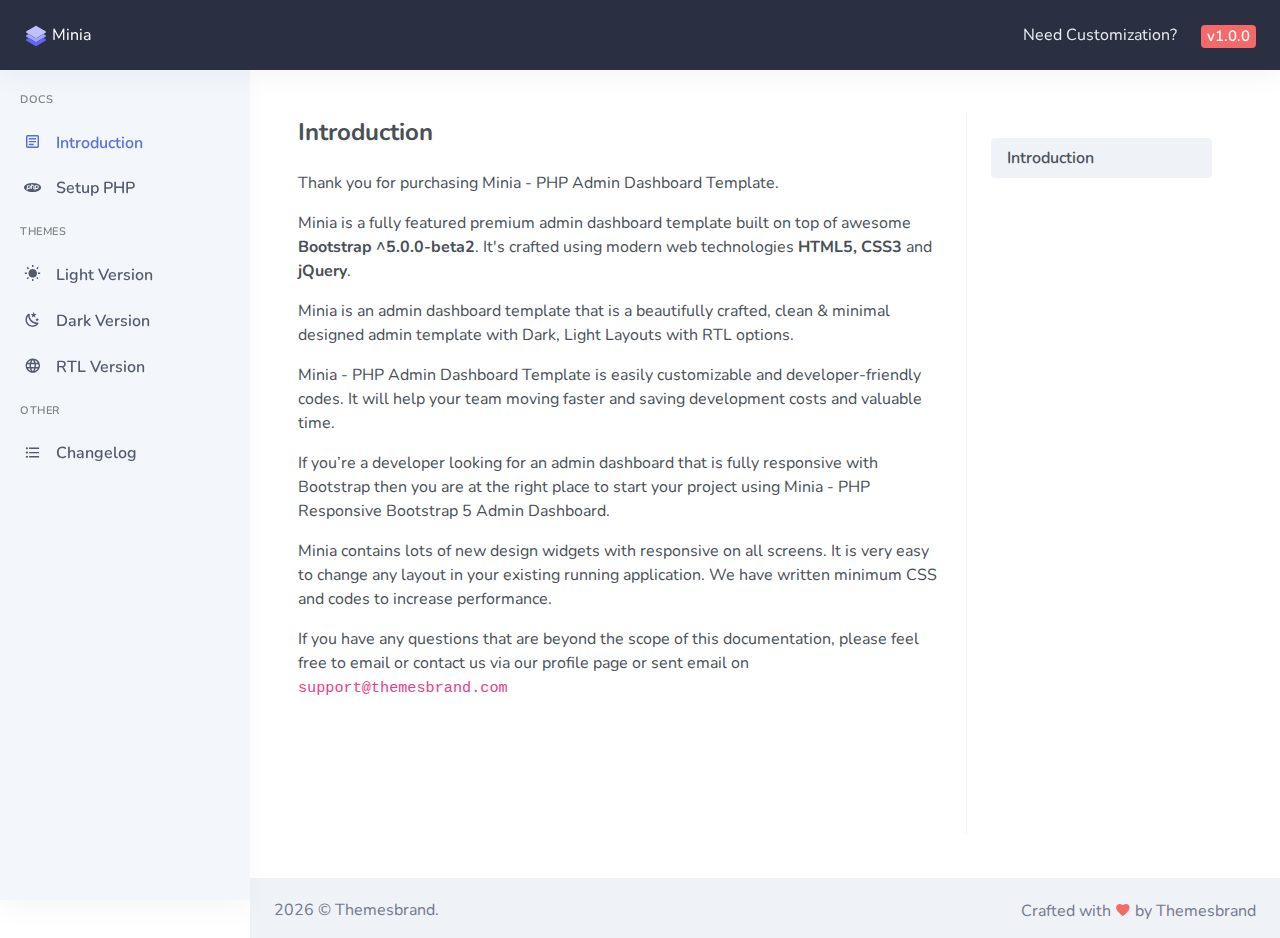
<file: Documentation/index.html>
<!doctype html>
<html lang="en">

<head>

    <meta charset="utf-8" />
    <title>Getting Started | Minia - Responsive Bootstrap 5 Admin Dashboard</title>
    <meta name="viewport" content="width=device-width, initial-scale=1.0">
    <meta content="Minia Premium Multipurpose Admin & Dashboard Template documentation of PHP" name="description" />
    <meta content="Themesbrand" name="author" />
    <meta name="keywords" content="Minia admin documentation, Minia PHP documentation, Minia documentation">
    <!-- App favicon -->
    <link rel="shortcut icon" href="assets/images/favicon.ico">

    <!-- Bootstrap Css -->
    <link href="assets/css/bootstrap.min.css" id="bootstrap-style" rel="stylesheet" type="text/css" />
    <!-- Icons Css -->
    <link href="assets/css/icons.min.css" rel="stylesheet" type="text/css" />
    <!-- App Css-->
    <link href="assets/css/app.min.css" id="app-style" rel="stylesheet" type="text/css" />

</head>

<body data-topbar="dark" data-spy="scroll" data-target=".right-side-nav" data-offset="175">

    <!-- Begin page -->
    <div id="layout-wrapper">

        <header id="page-topbar">
            <div class="navbar-header">
                <div class="d-flex">
                    <!-- LOGO -->
                    <div class="navbar-brand-box">
                        <a href="index.html" class="logo logo-light">
                            <span class="logo-sm">
                                <img src="assets/images/logo-sm.svg" alt="" height="24">
                            </span>
                            <span class="logo-lg">
                                <img src="assets/images/logo-sm.svg" alt="" height="24"> <span class="logo-txt text-white">Minia</span>
                            </span>
                        </a>
                    </div>

                    <button type="button" class="btn btn-sm px-3 font-size-24 header-item waves-effect d-lg-none" id="vertical-menu-btn">
                        <i class="mdi mdi-menu"></i>
                    </button>


                </div>

                <div class="d-flex">


          

                    <div class="d-md-inline-block">
                        <a href="https://docs.google.com/forms/d/e/1FAIpQLSfiP9bDHzIQdQoMXFrYvJx00wyFzSu_cqBWP0N0uUHpqjrbzQ/viewform" target="_blank" class="header-item">Need Customization?</a>
                    </div>

                    <div class="d-inline-block">
                        <h5 class="header-item m-0"><span class="badge badge-danger">v1.0.0</span></h5>
                    </div>

                </div>
            </div>
        </header>

        <!-- ========== Left Sidebar Start ========== -->
        <div class="vertical-menu">

            <div data-simplebar class="h-100">

                <!--- Sidemenu -->
                <div id="sidebar-menu">
                    <!-- Left Menu Start -->
                    <ul class="metismenu list-unstyled" id="side-menu">
                        <li class="menu-title">Docs</li>

                        <li>
                            <a href="index.html" class="waves-effect">
                                <i class="mdi mdi-text-box-outline"></i>
                                <span>Introduction</span>
                            </a>
                        </li>

                        <li>
                            <a href="setup-php.html" class=" waves-effect">
                                <i class="mdi mdi-language-php"></i>
                                <span>Setup PHP</span>
                            </a>
                        </li>

                        <li class="menu-title">Themes</li>

                        <li>
                            <a href="light.html" class=" waves-effect">
                                <i class="mdi mdi-white-balance-sunny"></i>
                                <span>Light Version</span>
                            </a>
                        </li>
                
                        <li>
                            <a href="dark.html" class=" waves-effect">
                                <i class="mdi mdi-weather-night"></i>
                                <span>Dark Version</span>
                            </a>
                        </li>

                        <li>
                            <a href="rtl.html" class=" waves-effect">
                                <i class="mdi mdi-web"></i>
                                <span>RTL Version</span>
                            </a>
                        </li>

                        <li class="menu-title">Other</li>

                        <li>
                            <a href="changelog.html" class=" waves-effect">
                                <i class="mdi mdi-format-list-bulleted"></i>
                                <span>Changelog</span>
                            </a>
                        </li>

                    </ul>
                </div>
                <!-- Sidebar -->
            </div>
        </div>
        <!-- Left Sidebar End -->

        <!-- ============================================================== -->
        <!-- Start right Content here -->
        <!-- ============================================================== -->
        <div class="main-content">

            <div class="page-content">
                <div class="container-fluid">

                    <div class="row">
                        <div class="col-lg-12">
                            <div class="card">
                                <div class="card-body">
                                    <div class="d-xl-flex">

                                        <div class="w-100">
                                            <div class="p-lg-1">

                                                <div id="intro" class="mb-5">
                                                    <h4 class="mt-0 mb-4">Introduction</h4>

                                                    <p>
                                                        Thank you for purchasing Minia - PHP Admin Dashboard
                                                        Template.
                                                    </p>
                                                    <p>Minia is a fully featured premium admin dashboard template built
                                                        on top of awesome <strong>Bootstrap ^5.0.0-beta2</strong>. It's crafted
                                                        using modern web technologies <strong>HTML5, CSS3 </strong> and
                                                        <strong>jQuery</strong>.
                                                    </p>
                                                    <p>
                                                        Minia is an admin dashboard template that is a beautifully
                                                        crafted, clean & minimal designed admin template with Dark,
                                                        Light Layouts with RTL options.
                                                    </p>
                                                    <p>
                                                        Minia - PHP Admin Dashboard Template is easily customizable and
                                                        developer-friendly codes. It will help your team moving faster
                                                        and saving development costs and valuable time.
                                                    </p>
                                                    <p>
                                                        If you’re a developer looking for an admin dashboard that is
                                                        fully responsive with Bootstrap then you are at the right place
                                                        to start your project using Minia - PHP Responsive Bootstrap 5
                                                        Admin Dashboard.
                                                    </p>
                                                    <p>
                                                        Minia contains lots of new design widgets with responsive on all
                                                        screens. It is very easy to
                                                        change any layout in your existing running application. We have
                                                        written minimum CSS and codes to increase performance.
                                                    </p>
                                                    
                                                    <p>
                                                        If you have any questions that are beyond the scope of this documentation, 
                                                        please feel free to email or contact us via our profile page or sent email on <code>support@themesbrand.com</code>
                                                    </p>
                                                </div>

                                            </div> <!-- end padding-->
                                        </div>

                                        <!-- Start right-side-nav -->
                                        <div class="d-none d-xl-block">
                                            <div class="right-side-nav">
                                                <ul class="nav nav-pills flex-column">
                                                    <li class="nav-item">
                                                        <a href="#intro" class="nav-link">Introduction</a>
                                                    </li>
                                                </ul>
                                            </div>
                                        </div>
                                    </div>
                                </div>
                                <!--end card body-->
                            </div> <!-- end card-->
                        </div>
                    </div>
                    <!-- end row -->

                </div> <!-- container-fluid -->
            </div>
            <!-- End Page-content -->

            <footer class="footer">
                <div class="container-fluid">
                    <div class="row">
                        <div class="col-sm-6">
                            <script>document.write(new Date().getFullYear())</script> © Themesbrand.
                        </div>
                        <div class="col-sm-6">
                            <div class="text-sm-right d-none d-sm-block">
                                Crafted with <i class="mdi mdi-heart text-danger"></i> by <a href="https://themesbrand.com/" target="_blank" class="text-muted">Themesbrand</a>
                            </div>
                        </div>
                    </div>
                </div>
            </footer>
        </div>
        <!-- end main content-->

    </div>
    <!-- END layout-wrapper -->


    <!-- JAVASCRIPT -->
    <script src="assets/libs/jquery/jquery.min.js"></script>
    <script src="assets/libs/bootstrap/js/bootstrap.bundle.min.js"></script>
    <script src="assets/libs/simplebar/simplebar.min.js"></script>
    <script src="assets/libs/jquery.easing/jquery.easing.min.js"></script>

    <script src="assets/js/app.js"></script>

</body>

</html>
</file>
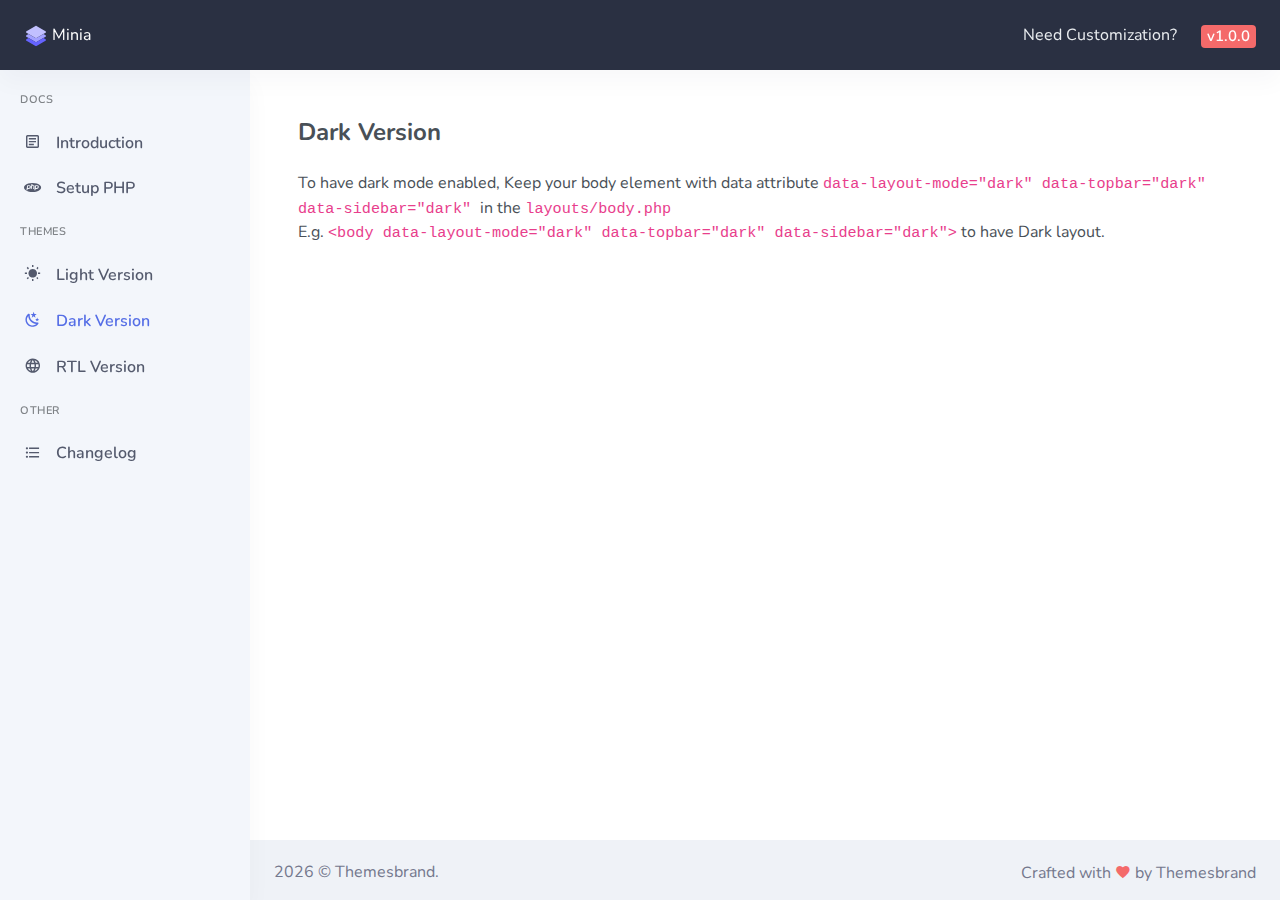
<file: Documentation/dark.html>
<!doctype html>
<html lang="en">

    <head>
        
        <meta charset="utf-8" />
        <title>Dark Version | Minia - Responsive Bootstrap 5 Admin Dashboard</title>
        <meta name="viewport" content="width=device-width, initial-scale=1.0">
        <meta content="Minia Premium Multipurpose Admin & Dashboard Template documentation of PHP" name="description" />
        <meta content="Themesbrand" name="author" />
        <meta name="keywords" content="Minia admin documentation, Minia PHP documentation, Minia documentation">
        <!-- App favicon -->
        <link rel="shortcut icon" href="assets/images/favicon.ico">

        <!-- Bootstrap Css -->
        <link href="assets/css/bootstrap.min.css" id="bootstrap-style" rel="stylesheet" type="text/css" />
        <!-- Icons Css -->
        <link href="assets/css/icons.min.css" rel="stylesheet" type="text/css" />
        <!-- App Css-->
        <link href="assets/css/app.min.css" id="app-style" rel="stylesheet" type="text/css" />

    </head>

    <body data-topbar="dark">

        <!-- Begin page -->
        <div id="layout-wrapper">

            <header id="page-topbar">
                <div class="navbar-header">
                    <div class="d-flex">
                        <!-- LOGO -->
                        <div class="navbar-brand-box">
                            <a href="index.html" class="logo logo-light">
                                <span class="logo-sm">
                                    <img src="assets/images/logo-sm.svg" alt="" height="24">
                                </span>
                                <span class="logo-lg">
                                    <img src="assets/images/logo-sm.svg" alt="" height="24"> <span class="logo-txt text-white">Minia</span>
                                </span>
                            </a>
                        </div>

                        <button type="button" class="btn btn-sm px-3 font-size-24 header-item waves-effect d-lg-none" id="vertical-menu-btn">
                            <i class="mdi mdi-menu"></i>
                        </button>


                    </div>

                    <div class="d-flex">


          

                        <div class="d-md-inline-block">
                            <a href="https://docs.google.com/forms/d/e/1FAIpQLSfiP9bDHzIQdQoMXFrYvJx00wyFzSu_cqBWP0N0uUHpqjrbzQ/viewform" target="_blank" class="header-item">Need Customization?</a>
                        </div>

                        <div class="d-inline-block">
                            <h5 class="header-item m-0"><span class="badge badge-danger">v1.0.0</span></h5>
                        </div>

                    </div>
                </div>
            </header>

            <!-- ========== Left Sidebar Start ========== -->
            <div class="vertical-menu">

                <div data-simplebar class="h-100">

                    <!--- Sidemenu -->
                    <div id="sidebar-menu">
                        <!-- Left Menu Start -->
                        <ul class="metismenu list-unstyled" id="side-menu">
                            <li class="menu-title">Docs</li>

                            <li>
                                <a href="index.html" class="waves-effect">
                                    <i class="mdi mdi-text-box-outline"></i>
                                    <span>Introduction</span>
                                </a>
                            </li>

                            <li>
                                <a href="setup-php.html" class=" waves-effect">
                                    <i class="mdi mdi-language-php"></i>
                                    <span>Setup PHP</span>
                                </a>
                            </li>

                            <li class="menu-title">Themes</li>

                            <li>
                                <a href="light.html" class=" waves-effect">
                                    <i class="mdi mdi-white-balance-sunny"></i>
                                    <span>Light Version</span>
                                </a>
                            </li>
                
                            <li>
                                <a href="dark.html" class=" waves-effect">
                                    <i class="mdi mdi-weather-night"></i>
                                    <span>Dark Version</span>
                                </a>
                            </li>

                            <li>
                                <a href="rtl.html" class=" waves-effect">
                                    <i class="mdi mdi-web"></i>
                                    <span>RTL Version</span>
                                </a>
                            </li>

                            <li class="menu-title">Other</li>

                            <li>
                                <a href="changelog.html" class=" waves-effect">
                                    <i class="mdi mdi-format-list-bulleted"></i>
                                    <span>Changelog</span>
                                </a>
                            </li>

                        </ul>
                    </div>
                    <!-- Sidebar -->
                </div>
            </div>
            <!-- Left Sidebar End -->

            <!-- ============================================================== -->
            <!-- Start right Content here -->
            <!-- ============================================================== -->
            <div class="main-content">

                <div class="page-content">
                    <div class="container-fluid">

                        <div class="row">
                            <div class="col-lg-12">
                                <div class="card">
                                    <div class="card-body">
                                        <div class="p-lg-1">
                                            <h4 class="mt-0 mb-4">Dark Version</h4>

                                            <p class="mb-0">
                                                To have dark mode enabled, Keep your body element with data attribute
                                                <code>data-layout-mode="dark" data-topbar="dark" data-sidebar="dark" </code> in the <code> layouts/body.php </code>
                                                <br> E.g. <code> &lt;body data-layout-mode="dark" data-topbar="dark" data-sidebar="dark"&gt;</code> to
                                                have Dark layout.
                                            </p>
                                           
                                        </div>
        
                                    </div>
                                </div>
                            </div>
                        </div>
                        <!-- end row -->
                        
                    </div> <!-- container-fluid -->
                </div>
                <!-- End Page-content -->

                
                <footer class="footer">
                    <div class="container-fluid">
                        <div class="row">
                            <div class="col-sm-6">
                                <script>document.write(new Date().getFullYear())</script> © Themesbrand.
                            </div>
                            <div class="col-sm-6">
                                <div class="text-sm-right d-none d-sm-block">
                                    Crafted with <i class="mdi mdi-heart text-danger"></i> by <a href="https://themesbrand.com/" target="_blank" class="text-muted">Themesbrand</a>
                                </div>
                            </div>
                        </div>
                    </div>
                </footer>
            </div>
            <!-- end main content-->

        </div>
        <!-- END layout-wrapper -->


        <!-- JAVASCRIPT -->
        <script src="assets/libs/jquery/jquery.min.js"></script>
        <script src="assets/libs/bootstrap/js/bootstrap.bundle.min.js"></script>
        <script src="assets/libs/simplebar/simplebar.min.js"></script>
        <script src="assets/libs/jquery.easing/jquery.easing.min.js"></script>

        <script src="assets/js/app.js"></script>

    </body>
</html>
</file>
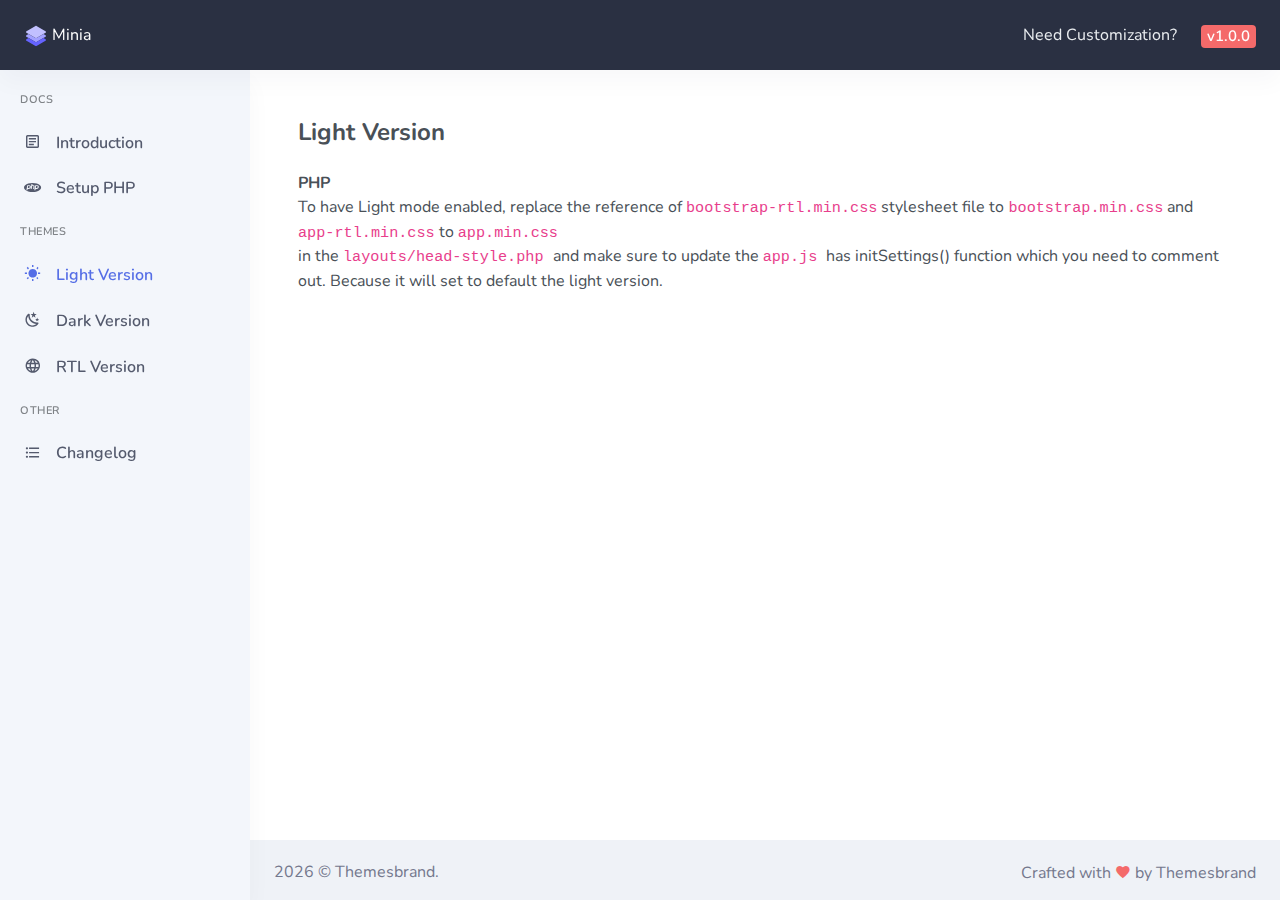
<file: Documentation/light.html>
<!doctype html>
<html lang="en">

<head>

    <meta charset="utf-8" />
    <title>RTL Version | Minia - Responsive Bootstrap 5 Admin Dashboard</title>
    <meta name="viewport" content="width=device-width, initial-scale=1.0">
    <meta content="Minia Premium Multipurpose Admin & Dashboard Template documentation of PHP" name="description" />
    <meta content="Themesbrand" name="author" />
    <meta name="keywords" content="Minia admin documentation, Minia PHP documentation, Minia documentation">
    <!-- App favicon -->
    <link rel="shortcut icon" href="assets/images/favicon.ico">

    <!-- Bootstrap Css -->
    <link href="assets/css/bootstrap.min.css" id="bootstrap-style" rel="stylesheet" type="text/css" />
    <!-- Icons Css -->
    <link href="assets/css/icons.min.css" rel="stylesheet" type="text/css" />
    <!-- App Css-->
    <link href="assets/css/app.min.css" id="app-style" rel="stylesheet" type="text/css" />

</head>

<body data-topbar="dark">

    <!-- Begin page -->
    <div id="layout-wrapper">

        <header id="page-topbar">
            <div class="navbar-header">
                <div class="d-flex">
                    <!-- LOGO -->
                    <div class="navbar-brand-box">
                        <a href="index.html" class="logo logo-light">
                            <span class="logo-sm">
                                <img src="assets/images/logo-sm.svg" alt="" height="24">
                            </span>
                            <span class="logo-lg">
                                <img src="assets/images/logo-sm.svg" alt="" height="24"> <span class="logo-txt text-white">Minia</span>
                            </span>
                        </a>
                    </div>

                    <button type="button" class="btn btn-sm px-3 font-size-24 header-item waves-effect d-lg-none" id="vertical-menu-btn">
                        <i class="mdi mdi-menu"></i>
                    </button>


                </div>

                <div class="d-flex">


          

                    <div class="d-md-inline-block">
                        <a href="https://docs.google.com/forms/d/e/1FAIpQLSfiP9bDHzIQdQoMXFrYvJx00wyFzSu_cqBWP0N0uUHpqjrbzQ/viewform" target="_blank" class="header-item">Need Customization?</a>
                    </div>

                    <div class="d-inline-block">
                        <h5 class="header-item m-0"><span class="badge badge-danger">v1.0.0</span></h5>
                    </div>

                </div>
            </div>
        </header>

        <!-- ========== Left Sidebar Start ========== -->
        <div class="vertical-menu">

            <div data-simplebar class="h-100">

                <!--- Sidemenu -->
                <div id="sidebar-menu">
                    <!-- Left Menu Start -->
                    <ul class="metismenu list-unstyled" id="side-menu">
                        <li class="menu-title">Docs</li>

                        <li>
                            <a href="index.html" class="waves-effect">
                                <i class="mdi mdi-text-box-outline"></i>
                                <span>Introduction</span>
                            </a>
                        </li>

                        <li>
                            <a href="setup-php.html" class=" waves-effect">
                                <i class="mdi mdi-language-php"></i>
                                <span>Setup PHP</span>
                            </a>
                        </li>

                        <li class="menu-title">Themes</li>

                        <li>
                            <a href="light.html" class=" waves-effect">
                                <i class="mdi mdi-white-balance-sunny"></i>
                                <span>Light Version</span>
                            </a>
                        </li>
                
                        <li>
                            <a href="dark.html" class=" waves-effect">
                                <i class="mdi mdi-weather-night"></i>
                                <span>Dark Version</span>
                            </a>
                        </li>

                        <li>
                            <a href="rtl.html" class=" waves-effect">
                                <i class="mdi mdi-web"></i>
                                <span>RTL Version</span>
                            </a>
                        </li>

                        <li class="menu-title">Other</li>

                        <li>
                            <a href="changelog.html" class=" waves-effect">
                                <i class="mdi mdi-format-list-bulleted"></i>
                                <span>Changelog</span>
                            </a>
                        </li>

                    </ul>
                </div>
                <!-- Sidebar -->
            </div>
        </div>
        <!-- Left Sidebar End -->

        <!-- ============================================================== -->
        <!-- Start right Content here -->
        <!-- ============================================================== -->
        <div class="main-content">

            <div class="page-content">
                <div class="container-fluid">

                    <div class="row">
                        <div class="col-lg-12">
                            <div class="card">
                                <div class="card-body">
                                    <div class="p-lg-1">
                                        <h4 class="mt-0 mb-4">Light Version</h4>
                                        
                                        <p class="mt-3">
                                            <strong>PHP</strong> <br>
                                            To have Light mode enabled, replace the reference of <code>bootstrap-rtl.min.css</code> stylesheet file to <code>bootstrap.min.css</code> and <code>app-rtl.min.css</code> to <code>app.min.css</code>
                                            <br> in the <code> layouts/head-style.php </code> and make sure to update the <code>app.js </code> has initSettings() function which you need to comment out. Because it will set to default the light version.
                                        </p>
                                       
                                    </div>

                                </div>
                            </div>
                        </div>
                    </div>
                    <!-- end row -->

                </div> <!-- container-fluid -->
            </div>
            <!-- End Page-content -->


            <footer class="footer">
                <div class="container-fluid">
                    <div class="row">
                        <div class="col-sm-6">
                            <script>document.write(new Date().getFullYear())</script> © Themesbrand.
                        </div>
                        <div class="col-sm-6">
                            <div class="text-sm-right d-none d-sm-block">
                                Crafted with <i class="mdi mdi-heart text-danger"></i> by <a href="https://themesbrand.com/" target="_blank" class="text-muted">Themesbrand</a>
                            </div>
                        </div>
                    </div>
                </div>
            </footer>
        </div>
        <!-- end main content-->

    </div>
    <!-- END layout-wrapper -->


    <!-- JAVASCRIPT -->
    <script src="assets/libs/jquery/jquery.min.js"></script>
    <script src="assets/libs/bootstrap/js/bootstrap.bundle.min.js"></script>
    <script src="assets/libs/simplebar/simplebar.min.js"></script>
    <script src="assets/libs/jquery.easing/jquery.easing.min.js"></script>

    <script src="assets/js/app.js"></script>

</body>

</html>
</file>
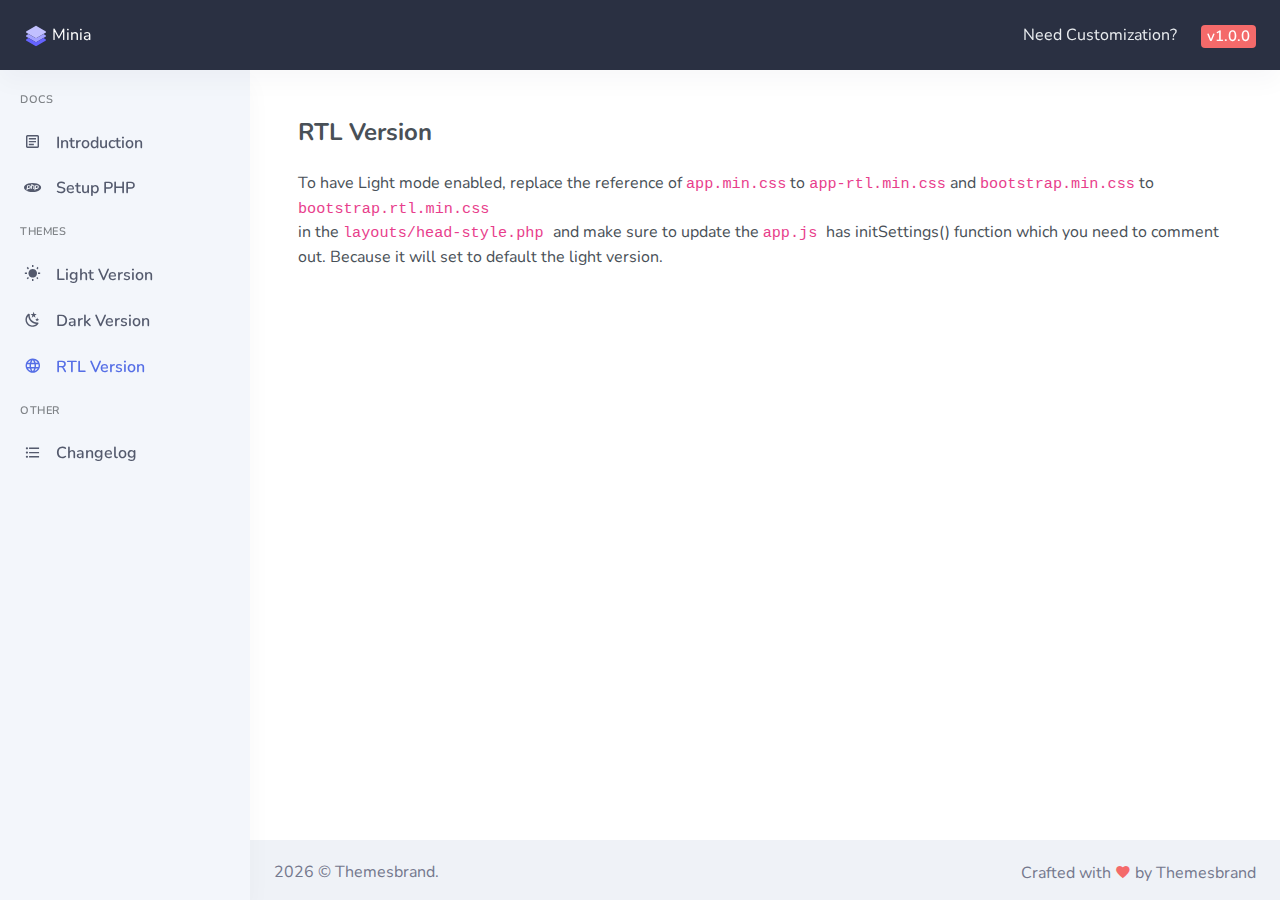
<file: Documentation/rtl.html>
<!doctype html>
<html lang="en">

<head>

    <meta charset="utf-8" />
    <title>RTL Version | Minia - Responsive Bootstrap 5 Admin Dashboard</title>
    <meta name="viewport" content="width=device-width, initial-scale=1.0">
    <meta content="Minia Premium Multipurpose Admin & Dashboard Template documentation of PHP" name="description" />
    <meta content="Themesbrand" name="author" />
    <meta name="keywords" content="Minia admin documentation, Minia PHP documentation, Minia documentation">
    <!-- App favicon -->
    <link rel="shortcut icon" href="assets/images/favicon.ico">

    <!-- Bootstrap Css -->
    <link href="assets/css/bootstrap.min.css" id="bootstrap-style" rel="stylesheet" type="text/css" />
    <!-- Icons Css -->
    <link href="assets/css/icons.min.css" rel="stylesheet" type="text/css" />
    <!-- App Css-->
    <link href="assets/css/app.min.css" id="app-style" rel="stylesheet" type="text/css" />

</head>

<body data-topbar="dark">

    <!-- Begin page -->
    <div id="layout-wrapper">

        <header id="page-topbar">
            <div class="navbar-header">
                <div class="d-flex">
                    <!-- LOGO -->
                    <div class="navbar-brand-box">
                        <a href="index.html" class="logo logo-light">
                            <span class="logo-sm">
                                <img src="assets/images/logo-sm.svg" alt="" height="24">
                            </span>
                            <span class="logo-lg">
                                <img src="assets/images/logo-sm.svg" alt="" height="24"> <span class="logo-txt text-white">Minia</span>
                            </span>
                        </a>
                    </div>

                    <button type="button" class="btn btn-sm px-3 font-size-24 header-item waves-effect d-lg-none" id="vertical-menu-btn">
                        <i class="mdi mdi-menu"></i>
                    </button>


                </div>

                <div class="d-flex">


          

                    <div class="d-md-inline-block">
                        <a href="https://docs.google.com/forms/d/e/1FAIpQLSfiP9bDHzIQdQoMXFrYvJx00wyFzSu_cqBWP0N0uUHpqjrbzQ/viewform" target="_blank" class="header-item">Need Customization?</a>
                    </div>

                    <div class="d-inline-block">
                        <h5 class="header-item m-0"><span class="badge badge-danger">v1.0.0</span></h5>
                    </div>

                </div>
            </div>
        </header>

        <!-- ========== Left Sidebar Start ========== -->
        <div class="vertical-menu">

            <div data-simplebar class="h-100">

                <!--- Sidemenu -->
                <div id="sidebar-menu">
                    <!-- Left Menu Start -->
                    <ul class="metismenu list-unstyled" id="side-menu">
                        <li class="menu-title">Docs</li>

                        <li>
                            <a href="index.html" class="waves-effect">
                                <i class="mdi mdi-text-box-outline"></i>
                                <span>Introduction</span>
                            </a>
                        </li>

                        <li>
                            <a href="setup-php.html" class=" waves-effect">
                                <i class="mdi mdi-language-php"></i>
                                <span>Setup PHP</span>
                            </a>
                        </li>

                        <li class="menu-title">Themes</li>

                        <li>
                            <a href="light.html" class=" waves-effect">
                                <i class="mdi mdi-white-balance-sunny"></i>
                                <span>Light Version</span>
                            </a>
                        </li>
                
                        <li>
                            <a href="dark.html" class=" waves-effect">
                                <i class="mdi mdi-weather-night"></i>
                                <span>Dark Version</span>
                            </a>
                        </li>

                        <li>
                            <a href="rtl.html" class=" waves-effect">
                                <i class="mdi mdi-web"></i>
                                <span>RTL Version</span>
                            </a>
                        </li>

                        <li class="menu-title">Other</li>

                        <li>
                            <a href="changelog.html" class=" waves-effect">
                                <i class="mdi mdi-format-list-bulleted"></i>
                                <span>Changelog</span>
                            </a>
                        </li>

                    </ul>
                </div>
                <!-- Sidebar -->
            </div>
        </div>
        <!-- Left Sidebar End -->

        <!-- ============================================================== -->
        <!-- Start right Content here -->
        <!-- ============================================================== -->
        <div class="main-content">

            <div class="page-content">
                <div class="container-fluid">

                    <div class="row">
                        <div class="col-lg-12">
                            <div class="card">
                                <div class="card-body">
                                    <div class="p-lg-1">
                                        <h4 class="mt-0 mb-4">RTL Version</h4>
                                        
                                        <p class="mt-3">
                                            To have Light mode enabled, replace the reference of <code>app.min.css</code> to <code>app-rtl.min.css</code>
                                            and
                                            <code>bootstrap.min.css</code> to
                                            <code>bootstrap.rtl.min.css</code>
                                            <br> in the <code> layouts/head-style.php </code> and make sure to update the <code>app.js </code> has initSettings() function which you need to comment out. Because it will set to default the light version.
                                        </p>
                                       
                                    </div>

                                </div>
                            </div>
                        </div>
                    </div>
                    <!-- end row -->

                </div> <!-- container-fluid -->
            </div>
            <!-- End Page-content -->


            <footer class="footer">
                <div class="container-fluid">
                    <div class="row">
                        <div class="col-sm-6">
                            <script>document.write(new Date().getFullYear())</script> © Themesbrand.
                        </div>
                        <div class="col-sm-6">
                            <div class="text-sm-right d-none d-sm-block">
                                Crafted with <i class="mdi mdi-heart text-danger"></i> by <a href="https://themesbrand.com/" target="_blank" class="text-muted">Themesbrand</a>
                            </div>
                        </div>
                    </div>
                </div>
            </footer>
        </div>
        <!-- end main content-->

    </div>
    <!-- END layout-wrapper -->


    <!-- JAVASCRIPT -->
    <script src="assets/libs/jquery/jquery.min.js"></script>
    <script src="assets/libs/bootstrap/js/bootstrap.bundle.min.js"></script>
    <script src="assets/libs/simplebar/simplebar.min.js"></script>
    <script src="assets/libs/jquery.easing/jquery.easing.min.js"></script>

    <script src="assets/js/app.js"></script>

</body>

</html>
</file>
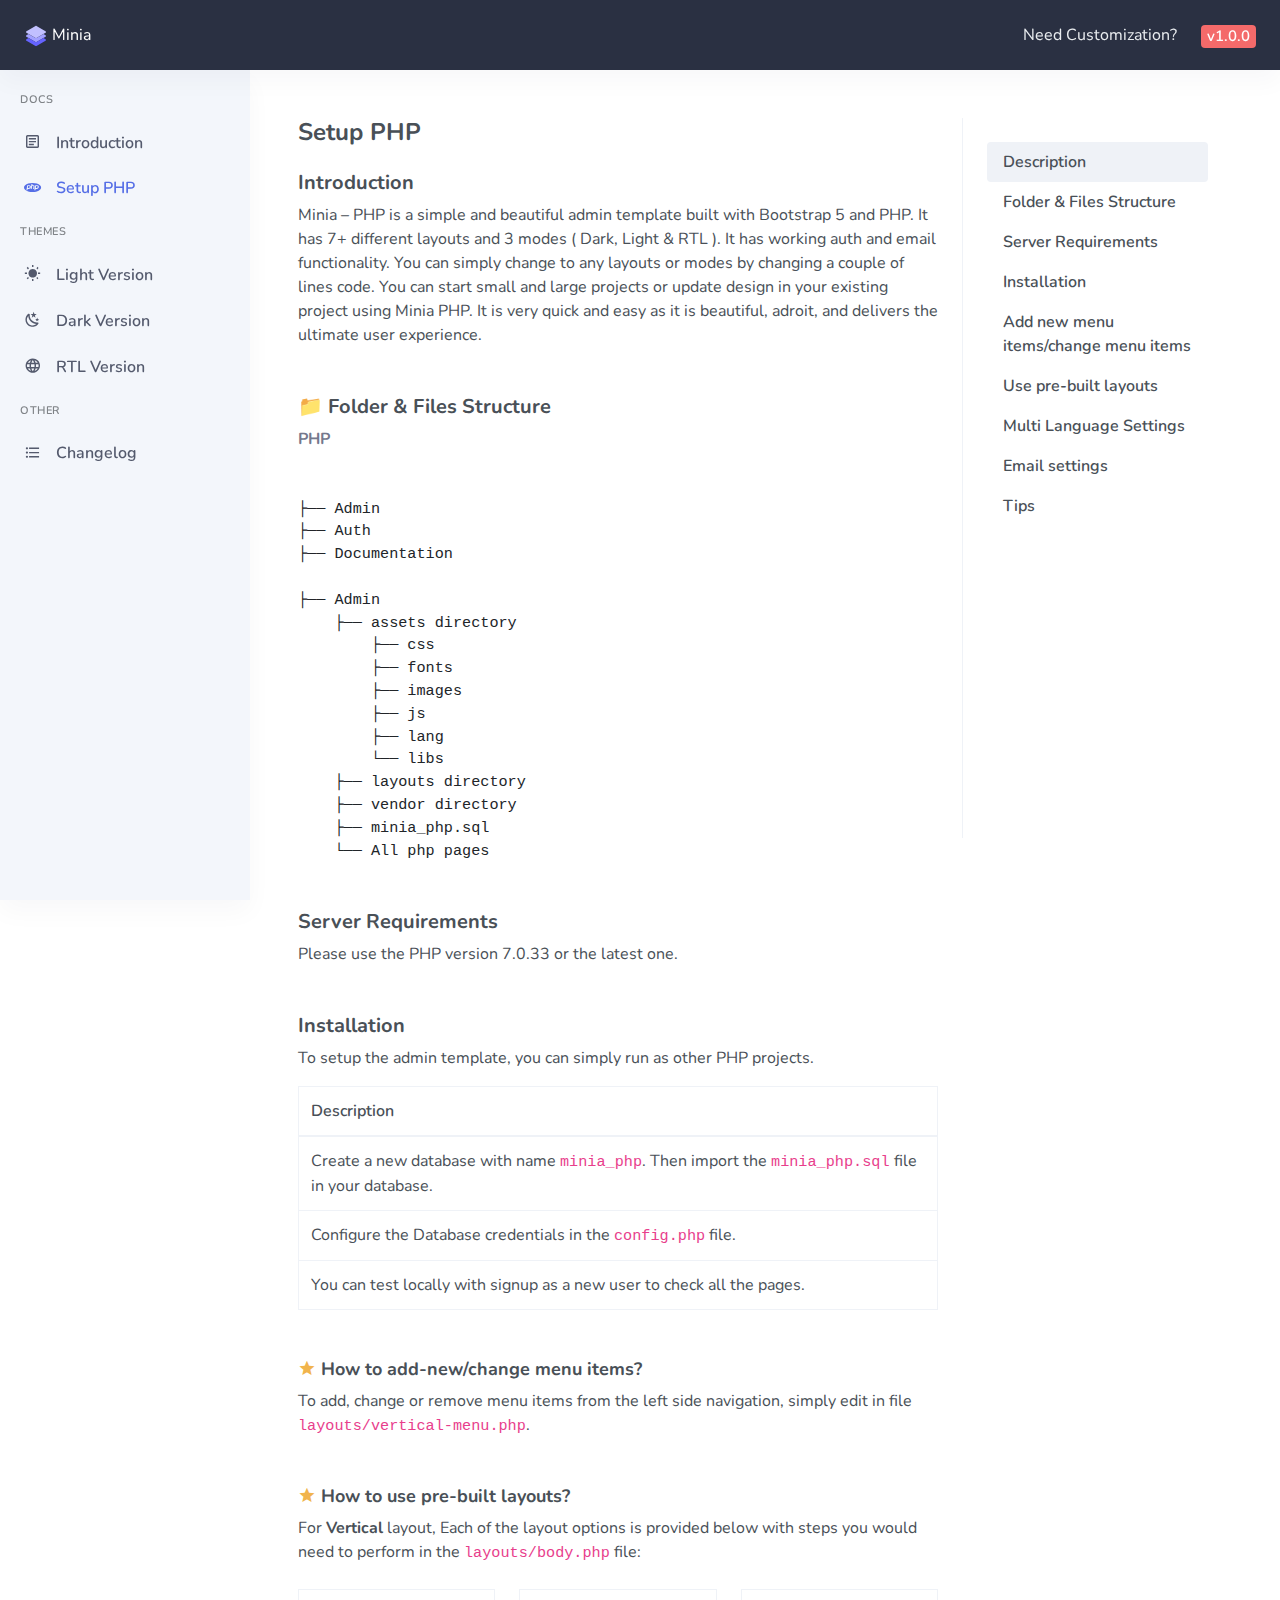
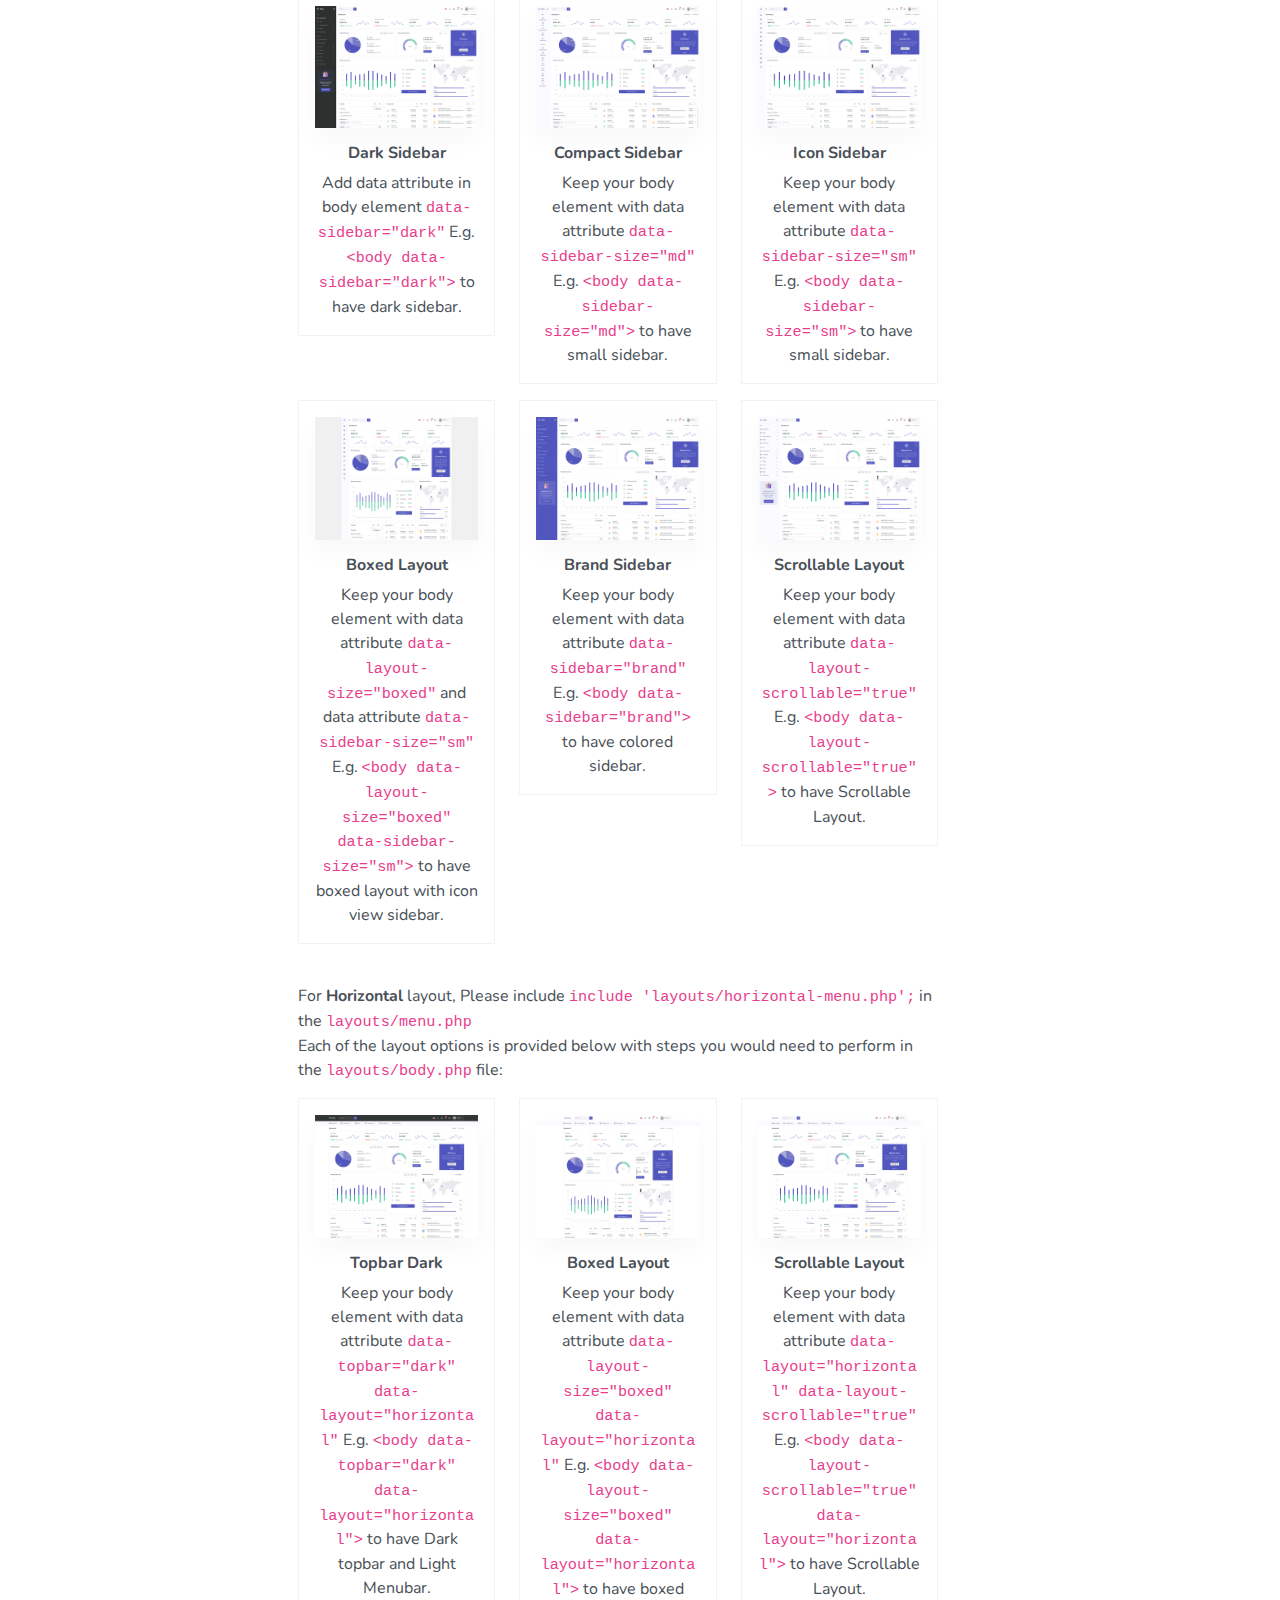
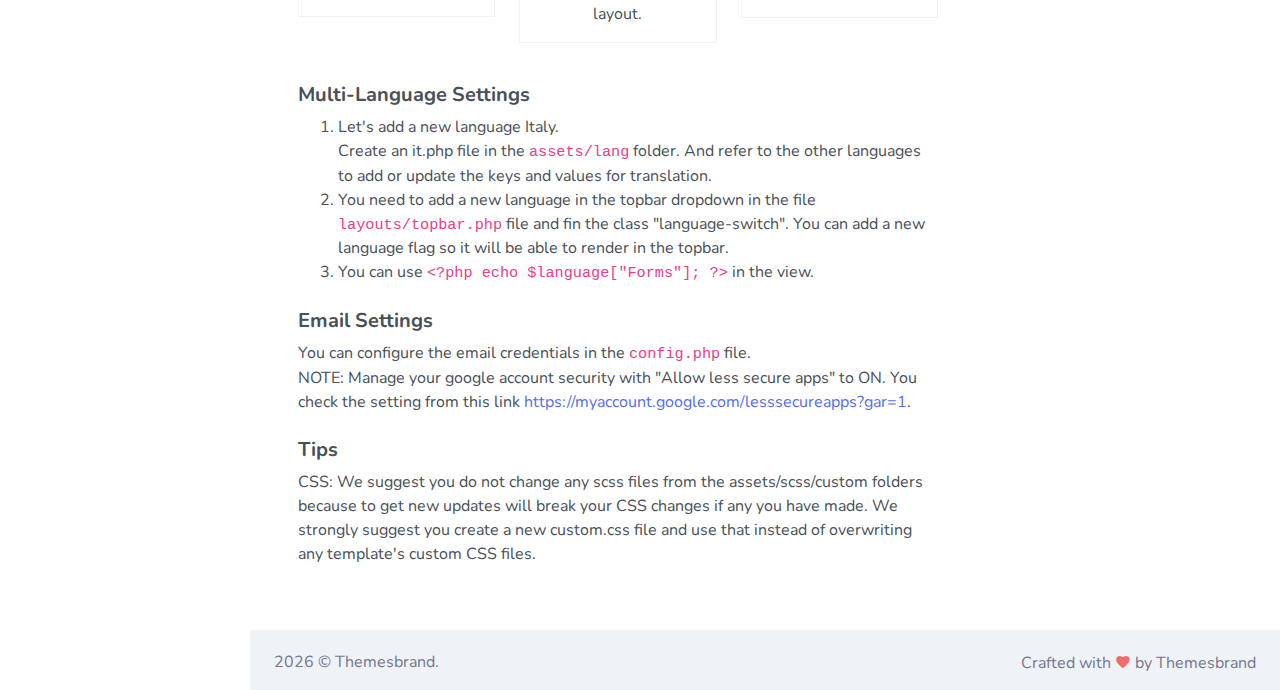
<file: Documentation/setup-php.html>
<!doctype html>
<html lang="en">

<head>

    <meta charset="utf-8" />
    <title>Setup | Minia - Responsive Bootstrap 5 Admin Dashboard</title>
    <meta name="viewport" content="width=device-width, initial-scale=1.0">
    <meta content="Minia Premium Multipurpose Admin & Dashboard Template documentation of PHP" name="description" />
    <meta content="Themesbrand" name="author" />
    <meta name="keywords" content="Minia admin documentation, Minia PHP documentation, Minia documentation">
    <!-- App favicon -->
    <link rel="shortcut icon" href="assets/images/favicon.ico">

    <!-- Bootstrap Css -->
    <link href="assets/css/bootstrap.min.css" id="bootstrap-style" rel="stylesheet" type="text/css" />
    <!-- Icons Css -->
    <link href="assets/css/icons.min.css" rel="stylesheet" type="text/css" />
    <!-- App Css-->
    <link href="assets/css/app.min.css" id="app-style" rel="stylesheet" type="text/css" />

</head>

<body data-topbar="dark" data-spy="scroll" data-target=".right-side-nav" data-offset="175">

    <!-- Begin page -->
    <div id="layout-wrapper">

        <header id="page-topbar">
            <div class="navbar-header">
                <div class="d-flex">
                    <!-- LOGO -->
                    <div class="navbar-brand-box">
                        <a href="index.html" class="logo logo-light">
                            <span class="logo-sm">
                                <img src="assets/images/logo-sm.svg" alt="" height="24">
                            </span>
                            <span class="logo-lg">
                                <img src="assets/images/logo-sm.svg" alt="" height="24"> <span class="logo-txt text-white">Minia</span>
                            </span>
                        </a>
                    </div>

                    <button type="button" class="btn btn-sm px-3 font-size-24 header-item waves-effect d-lg-none" id="vertical-menu-btn">
                        <i class="mdi mdi-menu"></i>
                    </button>


                </div>

                <div class="d-flex">


          

                    <div class="d-md-inline-block">
                        <a href="https://docs.google.com/forms/d/e/1FAIpQLSfiP9bDHzIQdQoMXFrYvJx00wyFzSu_cqBWP0N0uUHpqjrbzQ/viewform" target="_blank" class="header-item">Need Customization?</a>
                    </div>

                    <div class="d-inline-block">
                        <h5 class="header-item m-0"><span class="badge badge-danger">v1.0.0</span></h5>
                    </div>

                </div>
            </div>
        </header>

        <!-- ========== Left Sidebar Start ========== -->
        <div class="vertical-menu">

            <div data-simplebar class="h-100">

                <!--- Sidemenu -->
                <div id="sidebar-menu">
                    <!-- Left Menu Start -->
                    <ul class="metismenu list-unstyled" id="side-menu">
                        <li class="menu-title">Docs</li>

                        <li>
                            <a href="index.html" class="waves-effect">
                                <i class="mdi mdi-text-box-outline"></i>
                                <span>Introduction</span>
                            </a>
                        </li>

                        <li>
                            <a href="setup-php.html" class=" waves-effect">
                                <i class="mdi mdi-language-php"></i>
                                <span>Setup PHP</span>
                            </a>
                        </li>

                        <li class="menu-title">Themes</li>

                        <li>
                            <a href="light.html" class=" waves-effect">
                                <i class="mdi mdi-white-balance-sunny"></i>
                                <span>Light Version</span>
                            </a>
                        </li>
                
                        <li>
                            <a href="dark.html" class=" waves-effect">
                                <i class="mdi mdi-weather-night"></i>
                                <span>Dark Version</span>
                            </a>
                        </li>

                        <li>
                            <a href="rtl.html" class=" waves-effect">
                                <i class="mdi mdi-web"></i>
                                <span>RTL Version</span>
                            </a>
                        </li>

                        <li class="menu-title">Other</li>

                        <li>
                            <a href="changelog.html" class=" waves-effect">
                                <i class="mdi mdi-format-list-bulleted"></i>
                                <span>Changelog</span>
                            </a>
                        </li>

                    </ul>
                </div>
                <!-- Sidebar -->
            </div>
        </div>
        <!-- Left Sidebar End -->

        <!-- ============================================================== -->
        <!-- Start right Content here -->
        <!-- ============================================================== -->
        <div class="main-content">

            <div class="page-content">
                <div class="container-fluid">

                    <div class="row">
                        <div class="col-lg-12">
                            <div class="card ">
                                <div class="card-body">
                                    <div class="p-lg-1">

                                        <div class="d-xl-flex">

                                            <div class="w-100">

                                                <h4 class="mt-0 mb-4">Setup PHP</h4>

                                                <div id="desc" class="mb-5">
                                                    <h5 class="mt-4">Introduction</h5>
                                                    <p>
                                                        Minia – PHP is a simple and beautiful admin template built with
                                                        Bootstrap 5 and PHP. It has 7+ different layouts and 3 modes
                                                        ( Dark, Light & RTL ). It has working auth and email
                                                        functionality. You can simply change to any layouts or modes by
                                                        changing a couple of lines code. You can start small and large
                                                        projects or update design in your existing project using Minia
                                                        PHP. It is very quick and easy as it is beautiful, adroit, and
                                                        delivers the ultimate user experience.
                                                    </p>
                                                </div>

                                                <div id="structure" class="mb-5">
                                                    <h5 class="mt-0 mb-2">📁 Folder & Files Structure</h5>

                                                    <div class="row">
                                                        <div class="col-md-6">
                                                            <p class="text-muted mb-4">
                                                                <strong>PHP</strong>
                                                            </p>

                                                            <pre class="mb-0">

├── Admin
├── Auth
├── Documentation

├── Admin
    ├── assets directory
        ├── css
        ├── fonts
        ├── images
        ├── js
        ├── lang
        └── libs
    ├── layouts directory
    ├── vendor directory
    ├── minia_php.sql
    └── All php pages
</pre>
                                                        </div>
                                                    </div>
                                                </div>

                                                <div id="server" class="mb-5">
                                                    <h5 class="mt-4">Server Requirements</h5>

                                                    <p>
                                                        Please use the PHP version 7.0.33 or the latest one.
                                                    </p>
                                                </div>

                                                <div id="installation" class="mb-5">
                                                    <h5 class="mt-4">Installation</h5>

                                                    <p>
                                                        To setup the admin template, you can simply run as other PHP
                                                        projects.
                                                    </p>

                                                    <table class="table table-bordered m-0">
                                                        <thead>
                                                            <tr>
                                                                <th>Description</th>
                                                            </tr>
                                                        </thead>
                                                        <tbody>
                                                            <tr>
                                                                <td>
                                                                    Create a new database with name <code>minia_php</code>. Then import the <code>minia_php.sql</code> file in your database.
                                                                </td>
                                                            </tr>
                                                            <tr>
                                                                <td>
                                                                    Configure the Database credentials in the <code>config.php</code> file.
                                                                </td>
                                                            </tr>
                                                            <tr>
                                                                <td>
                                                                    You can test locally with signup as a new user to check all the pages.
                                                                </td>
                                                            </tr>
                                                        </tbody>
                                                    </table>
                                                </div>

                                                <!-- Layout start -->
                                                <div id="menu-item" class="mb-5">
                                                    <h5 class="mt-0 mb-2 font-size-18"><i
                                                            class="mdi mdi-star text-warning"></i> How to add-new/change
                                                        menu items?</h5>
                                                    <p> To add, change or remove menu items from the
                                                        left side navigation, simply edit in file
                                                        <code>layouts/vertical-menu.php</code>.
                                                    </p>
                                                </div>

                                                <div id="pre-built-layouts">

                                                    <div class="row mb-2 mt-3">
                                                        <div class="col">
                                                            <h5 class="mt-0 mb-2 font-size-18"><i
                                                                    class="mdi mdi-star text-warning"></i> How to use
                                                                pre-built
                                                                layouts?</h5>
                                                            <p>
                                                                For <b>Vertical</b> layout, Each of the layout options
                                                                is provided below with
                                                                steps you would need to perform in the
                                                                <code>layouts/body.php</code> file:
                                                            </p>
                                                        </div>
                                                    </div>

                                                    <div class="row">

                                                        <div class="col-lg-4 col-md-6">
                                                            <div class="border p-3 text-center mb-3">
                                                                <img src="assets/images/demo/layout-verti-dark-sidebar.png"
                                                                    alt="image" class="img-fluid shadow" />
                                                                <h5 class="font-size-16 mt-3">Dark Sidebar</h5>
                                                                Add data attribute in body element
                                                                <code>data-sidebar="dark"</code>  E.g.
                                                                <code> &lt;body data-sidebar="dark"&gt;</code> to
                                                                have dark sidebar.
                                                            </div>
                                                        </div> <!-- end col -->

                                                        <div class="col-lg-4 col-md-6">
                                                            <div class="border p-3 text-center mb-3">
                                                                <img src="assets/images/demo/layout-verti-compact-sidebar.png"
                                                                    alt="image" class="img-fluid shadow" />
                                                                <h5 class="font-size-16 mt-3">Compact Sidebar</h5>
                                                                Keep your body element with data attribute
                                                                <code>data-sidebar-size="md"</code>  E.g.
                                                                <code> &lt;body data-sidebar-size="md"&gt;</code>
                                                                to have small sidebar.
                                                            </div>
                                                        </div> <!-- end col -->

                                                        <div class="col-lg-4 col-md-6">
                                                            <div class="border p-3 text-center mb-3">
                                                                <img src="assets/images/demo/layout-verti-icon-sidebar.png"
                                                                    alt="image" class="img-fluid shadow" />
                                                                <h5 class="font-size-16 mt-3">Icon Sidebar</h5>
                                                                Keep your body element with data attribute
                                                                <code>data-sidebar-size="sm"</code> E.g.
                                                                <code> &lt;body data-sidebar-size="sm"&gt;</code>
                                                                to have small sidebar.
                                                            </div>
                                                        </div> <!-- end col -->

                                                        <div class="col-lg-4 col-md-6">
                                                            <div class="border p-3 text-center mb-3">
                                                                <img src="assets/images/demo/layout-verti-boxed.png"
                                                                    alt="image" class="img-fluid shadow" />
                                                                <h5 class="font-size-16 mt-3">Boxed Layout</h5>
                                                                Keep your body element with data attribute
                                                                <code>data-layout-size="boxed"</code> and data attribute
                                                                <code>data-sidebar-size="sm"</code>
                                                                E.g.
                                                                <code> &lt;body data-layout-size="boxed" data-sidebar-size="sm"&gt;</code>
                                                                to have boxed layout with icon view sidebar.
                                                            </div>
                                                        </div> <!-- end col -->

                                                        <div class="col-lg-4 col-md-6">
                                                            <div class="border p-3 text-center">
                                                                <img src="assets/images/demo/layout-verti-colored-sidebar.png"
                                                                    alt="image" class="img-fluid shadow" />
                                                                <h5 class="font-size-16 mt-3">Brand Sidebar</h5>
                                                                Keep your body element with data attribute
                                                                <code>data-sidebar="brand"</code> E.g.
                                                                <code> &lt;body data-sidebar="brand"&gt;</code> to
                                                                have colored sidebar.
                                                            </div>
                                                        </div> <!-- end col -->

                                                        <div class="col-lg-4 col-md-6">
                                                            <div class="border p-3 text-center">
                                                                <img src="assets/images/demo/verti-light.png"
                                                                    alt="image" class="img-fluid shadow" />
                                                                <h5 class="font-size-16 mt-3">Scrollable Layout</h5>
                                                                Keep your body element with data attribute
                                                                <code>data-layout-scrollable="true"</code> E.g.
                                                                <code> &lt;body data-layout-scrollable="true"&gt;</code> to
                                                                have Scrollable Layout.
                                                            </div>
                                                        </div> <!-- end col -->

                                                    </div>

                                                    <!-- end row -->
                                                    <p class="mt-4">
                                                        For <b>Horizontal</b> layout, Please include <code>include
                                                            'layouts/horizontal-menu.php';</code> in the
                                                        <code>layouts/menu.php</code> <br /> Each of the layout options
                                                        is provided below with
                                                        steps you would need to perform in the
                                                        <code>layouts/body.php</code> file:
                                                    </p>
                                                    <div class="row">
                                                            <div class="col-lg-4 col-md-6">
                                                                <div class="border p-3 text-center mb-3">
                                                                    <img src="assets/images/demo/layout-hori-topbar-dark.png" alt="image"
                                                                        class="img-fluid shadow" />
                                                                    <h5 class="font-size-16 mt-3">Topbar Dark</h5>
                                                                    Keep your body element with data attribute <code>data-topbar="dark" data-layout="horizontal"</code> E.g. <code> &lt;body data-topbar="dark" data-layout="horizontal"&gt;</code> to have Dark topbar and Light Menubar.
                                                                </div>
                                                            </div> <!-- end col -->
                        
                                                            <div class="col-lg-4 col-md-6">
                                                                <div class="border p-3 text-center mb-3">
                                                                    <img src="assets/images/demo/layout-hori-boxed.png" alt="image"
                                                                        class="img-fluid shadow" />
                                                                    <h5 class="font-size-16 mt-3">Boxed Layout</h5>
                                                                    Keep your body element with data attribute <code>data-layout-size="boxed" data-layout="horizontal"</code> E.g. <code> &lt;body data-layout-size="boxed" data-layout="horizontal"&gt;</code> to have boxed layout.
                                                                </div>
                                                            </div> <!-- end col -->

                                                            <div class="col-lg-4 col-md-6">
                                                                <div class="border p-3 text-center mb-3">
                                                                    <img src="assets/images/demo/hori-light.png" alt="image"
                                                                        class="img-fluid shadow" />
                                                                    <h5 class="font-size-16 mt-3">Scrollable Layout</h5>
                                                                    Keep your body element with data attribute <code>data-layout="horizontal" data-layout-scrollable="true"</code> E.g. <code> &lt;body data-layout-scrollable="true" data-layout="horizontal"&gt;</code> to have Scrollable Layout.
                                                                </div>
                                                            </div> <!-- end col -->
                        
                                                        </div>
                                                    <!-- end row -->

                                                </div>
                                                <!-- Layout start end-->

                                                <div id="multi-language">
                                                    <h5 class="mt-4">Multi-Language Settings</h5>

                                                    <ol>
                                                        <li>
                                                            Let's add a new language Italy. <br />
                                                            Create an it.php file in the <code>assets/lang</code>
                                                            folder. And refer to the other languages to add or update
                                                            the keys and values for translation.
                                                        <li>
                                                            You need to add a new language in the topbar dropdown in the
                                                            file <code>layouts/topbar.php</code> file and fin the class
                                                            "language-switch". You can add a new language flag so it
                                                            will be able to render in the topbar.
                                                        </li>
                                                        <li>
                                                            You can use <code>&lt;?php echo $language["Forms"];
                                                                ?></code> in the view.
                                                        </li>
                                                        </ul>

                                                </div>
                                                <div id="email">
                                                    <h5 class="mt-4">Email Settings</h5>

                                                    <p>
                                                        You can configure the email credentials in the
                                                        <code>config.php</code> file. <br />
                                                        NOTE: Manage your google account security with "Allow less
                                                        secure apps" to ON. You check the setting from this link <a
                                                            href="https://myaccount.google.com/lesssecureapps?gar=1"
                                                            target="_blank">https://myaccount.google.com/lesssecureapps?gar=1</a>.
                                                    </p>

                                                </div>
                                                <div id="tips">
                                                    <h5 class="mt-4">Tips</h5>

                                                    <p>
                                                        CSS: We suggest you do not change any scss files from the
                                                        assets/scss/custom folders because to get new updates will break
                                                        your CSS changes if any you have made. We strongly suggest you
                                                        create a new custom.css file and use that instead of overwriting
                                                        any template's custom CSS files.
                                                    </p>

                                                </div>
                                            </div>

                                            <!-- Start right-side-nav -->
                                            <div class="d-none d-xl-block">
                                                <div class="right-side-nav">
                                                    <ul class="nav nav-pills flex-column">
                                                        <li class="nav-item">
                                                            <a href="#desc" class="nav-link">Description</a>
                                                        </li>
                                                        <li class="nav-item">
                                                            <a href="#structure" class="nav-link">Folder & Files
                                                                Structure</a>
                                                        </li>
                                                        <li class="nav-item">
                                                            <a href="#server" class="nav-link">Server Requirements</a>
                                                        </li>
                                                        <li class="nav-item">
                                                            <a href="#installation" class="nav-link">Installation</a>
                                                        </li>
                                                        <li class="nav-item">
                                                            <a href="#menu-item" class="nav-link">Add new menu
                                                                items/change
                                                                menu items</a>
                                                        </li>
                                                        <li class="nav-item">
                                                            <a href="#pre-built-layouts" class="nav-link">Use pre-built
                                                                layouts</a>
                                                        </li>
                                                        <li class="nav-item">
                                                            <a href="#multi-language" class="nav-link">Multi Language
                                                                Settings</a>
                                                        </li>
                                                        <li class="nav-item">
                                                            <a href="#email" class="nav-link">Email settings</a>
                                                        </li>
                                                        <li class="nav-item">
                                                            <a href="#tips" class="nav-link">Tips</a>
                                                        </li>

                                                    </ul>
                                                </div>
                                            </div>

                                            <!-- End right-side-nav -->
                                        </div>

                                    </div> <!-- end padding-->
                                </div> <!-- end card-body-->
                            </div> <!-- end card-->
                        </div>
                    </div>
                    <!-- end row -->

                </div> <!-- container-fluid -->
            </div>
            <!-- End Page-content -->


            <footer class="footer">
                <div class="container-fluid">
                    <div class="row">
                        <div class="col-sm-6">
                            <script>document.write(new Date().getFullYear())</script> © Themesbrand.
                        </div>
                        <div class="col-sm-6">
                            <div class="text-sm-right d-none d-sm-block">
                                Crafted with <i class="mdi mdi-heart text-danger"></i> by <a href="https://themesbrand.com/" target="_blank" class="text-muted">Themesbrand</a>
                            </div>
                        </div>
                    </div>
                </div>
            </footer>
        </div>
        <!-- end main content-->

    </div>
    <!-- END layout-wrapper -->


    <!-- JAVASCRIPT -->
    <script src="assets/libs/jquery/jquery.min.js"></script>
    <script src="assets/libs/bootstrap/js/bootstrap.bundle.min.js"></script>
    <script src="assets/libs/simplebar/simplebar.min.js"></script>
    <script src="assets/libs/jquery.easing/jquery.easing.min.js"></script>

    <script src="assets/js/app.js"></script>

</body>

</html>
</file>
<file: Documentation/assets/css/icons.min.css>
@font-face{font-family:"Material Design Icons";src:url(../fonts/materialdesignicons-webfont.eot?v=5.0.45);src:url(../fonts/materialdesignicons-webfont.eot?#iefix&v=5.0.45) format("embedded-opentype"),url(../fonts/materialdesignicons-webfont.woff2?v=5.0.45) format("woff2"),url(../fonts/materialdesignicons-webfont.woff?v=5.0.45) format("woff"),url(../fonts/materialdesignicons-webfont.ttf?v=5.0.45) format("truetype");font-weight:400;font-style:normal}.mdi-set,.mdi:before{display:inline-block;font:normal normal normal 24px/1 "Material Design Icons";font-size:inherit;text-rendering:auto;line-height:inherit;-webkit-font-smoothing:antialiased;-moz-osx-font-smoothing:grayscale}.mdi-ab-testing::before{content:"\F01C9"}.mdi-abjad-arabic::before{content:"\F1328"}.mdi-abjad-hebrew::before{content:"\F1329"}.mdi-abugida-devanagari::before{content:"\F132A"}.mdi-abugida-thai::before{content:"\F132B"}.mdi-access-point::before{content:"\F0003"}.mdi-access-point-network::before{content:"\F0002"}.mdi-access-point-network-off::before{content:"\F0BE1"}.mdi-account::before{content:"\F0004"}.mdi-account-alert::before{content:"\F0005"}.mdi-account-alert-outline::before{content:"\F0B50"}.mdi-account-arrow-left::before{content:"\F0B51"}.mdi-account-arrow-left-outline::before{content:"\F0B52"}.mdi-account-arrow-right::before{content:"\F0B53"}.mdi-account-arrow-right-outline::before{content:"\F0B54"}.mdi-account-box::before{content:"\F0006"}.mdi-account-box-multiple::before{content:"\F0934"}.mdi-account-box-multiple-outline::before{content:"\F100A"}.mdi-account-box-outline::before{content:"\F0007"}.mdi-account-cancel::before{content:"\F12DF"}.mdi-account-cancel-outline::before{content:"\F12E0"}.mdi-account-cash::before{content:"\F1097"}.mdi-account-cash-outline::before{content:"\F1098"}.mdi-account-check::before{content:"\F0008"}.mdi-account-check-outline::before{content:"\F0BE2"}.mdi-account-child::before{content:"\F0A89"}.mdi-account-child-circle::before{content:"\F0A8A"}.mdi-account-child-outline::before{content:"\F10C8"}.mdi-account-circle::before{content:"\F0009"}.mdi-account-circle-outline::before{content:"\F0B55"}.mdi-account-clock::before{content:"\F0B56"}.mdi-account-clock-outline::before{content:"\F0B57"}.mdi-account-cog::before{content:"\F1370"}.mdi-account-cog-outline::before{content:"\F1371"}.mdi-account-convert::before{content:"\F000A"}.mdi-account-convert-outline::before{content:"\F1301"}.mdi-account-cowboy-hat::before{content:"\F0E9B"}.mdi-account-details::before{content:"\F0631"}.mdi-account-details-outline::before{content:"\F1372"}.mdi-account-edit::before{content:"\F06BC"}.mdi-account-edit-outline::before{content:"\F0FFB"}.mdi-account-group::before{content:"\F0849"}.mdi-account-group-outline::before{content:"\F0B58"}.mdi-account-hard-hat::before{content:"\F05B5"}.mdi-account-heart::before{content:"\F0899"}.mdi-account-heart-outline::before{content:"\F0BE3"}.mdi-account-key::before{content:"\F000B"}.mdi-account-key-outline::before{content:"\F0BE4"}.mdi-account-lock::before{content:"\F115E"}.mdi-account-lock-outline::before{content:"\F115F"}.mdi-account-minus::before{content:"\F000D"}.mdi-account-minus-outline::before{content:"\F0AEC"}.mdi-account-multiple::before{content:"\F000E"}.mdi-account-multiple-check::before{content:"\F08C5"}.mdi-account-multiple-check-outline::before{content:"\F11FE"}.mdi-account-multiple-minus::before{content:"\F05D3"}.mdi-account-multiple-minus-outline::before{content:"\F0BE5"}.mdi-account-multiple-outline::before{content:"\F000F"}.mdi-account-multiple-plus::before{content:"\F0010"}.mdi-account-multiple-plus-outline::before{content:"\F0800"}.mdi-account-multiple-remove::before{content:"\F120A"}.mdi-account-multiple-remove-outline::before{content:"\F120B"}.mdi-account-music::before{content:"\F0803"}.mdi-account-music-outline::before{content:"\F0CE9"}.mdi-account-network::before{content:"\F0011"}.mdi-account-network-outline::before{content:"\F0BE6"}.mdi-account-off::before{content:"\F0012"}.mdi-account-off-outline::before{content:"\F0BE7"}.mdi-account-outline::before{content:"\F0013"}.mdi-account-plus::before{content:"\F0014"}.mdi-account-plus-outline::before{content:"\F0801"}.mdi-account-question::before{content:"\F0B59"}.mdi-account-question-outline::before{content:"\F0B5A"}.mdi-account-remove::before{content:"\F0015"}.mdi-account-remove-outline::before{content:"\F0AED"}.mdi-account-search::before{content:"\F0016"}.mdi-account-search-outline::before{content:"\F0935"}.mdi-account-settings::before{content:"\F0630"}.mdi-account-settings-outline::before{content:"\F10C9"}.mdi-account-star::before{content:"\F0017"}.mdi-account-star-outline::before{content:"\F0BE8"}.mdi-account-supervisor::before{content:"\F0A8B"}.mdi-account-supervisor-circle::before{content:"\F0A8C"}.mdi-account-supervisor-outline::before{content:"\F112D"}.mdi-account-switch::before{content:"\F0019"}.mdi-account-switch-outline::before{content:"\F04CB"}.mdi-account-tie::before{content:"\F0CE3"}.mdi-account-tie-outline::before{content:"\F10CA"}.mdi-account-tie-voice::before{content:"\F1308"}.mdi-account-tie-voice-off::before{content:"\F130A"}.mdi-account-tie-voice-off-outline::before{content:"\F130B"}.mdi-account-tie-voice-outline::before{content:"\F1309"}.mdi-account-voice::before{content:"\F05CB"}.mdi-adjust::before{content:"\F001A"}.mdi-adobe::before{content:"\F0936"}.mdi-adobe-acrobat::before{content:"\F0F9D"}.mdi-air-conditioner::before{content:"\F001B"}.mdi-air-filter::before{content:"\F0D43"}.mdi-air-horn::before{content:"\F0DAC"}.mdi-air-humidifier::before{content:"\F1099"}.mdi-air-purifier::before{content:"\F0D44"}.mdi-airbag::before{content:"\F0BE9"}.mdi-airballoon::before{content:"\F001C"}.mdi-airballoon-outline::before{content:"\F100B"}.mdi-airplane::before{content:"\F001D"}.mdi-airplane-landing::before{content:"\F05D4"}.mdi-airplane-off::before{content:"\F001E"}.mdi-airplane-takeoff::before{content:"\F05D5"}.mdi-airport::before{content:"\F084B"}.mdi-alarm::before{content:"\F0020"}.mdi-alarm-bell::before{content:"\F078E"}.mdi-alarm-check::before{content:"\F0021"}.mdi-alarm-light::before{content:"\F078F"}.mdi-alarm-light-outline::before{content:"\F0BEA"}.mdi-alarm-multiple::before{content:"\F0022"}.mdi-alarm-note::before{content:"\F0E71"}.mdi-alarm-note-off::before{content:"\F0E72"}.mdi-alarm-off::before{content:"\F0023"}.mdi-alarm-plus::before{content:"\F0024"}.mdi-alarm-snooze::before{content:"\F068E"}.mdi-album::before{content:"\F0025"}.mdi-alert::before{content:"\F0026"}.mdi-alert-box::before{content:"\F0027"}.mdi-alert-box-outline::before{content:"\F0CE4"}.mdi-alert-circle::before{content:"\F0028"}.mdi-alert-circle-check::before{content:"\F11ED"}.mdi-alert-circle-check-outline::before{content:"\F11EE"}.mdi-alert-circle-outline::before{content:"\F05D6"}.mdi-alert-decagram::before{content:"\F06BD"}.mdi-alert-decagram-outline::before{content:"\F0CE5"}.mdi-alert-octagon::before{content:"\F0029"}.mdi-alert-octagon-outline::before{content:"\F0CE6"}.mdi-alert-octagram::before{content:"\F0767"}.mdi-alert-octagram-outline::before{content:"\F0CE7"}.mdi-alert-outline::before{content:"\F002A"}.mdi-alert-rhombus::before{content:"\F11CE"}.mdi-alert-rhombus-outline::before{content:"\F11CF"}.mdi-alien::before{content:"\F089A"}.mdi-alien-outline::before{content:"\F10CB"}.mdi-align-horizontal-center::before{content:"\F11C3"}.mdi-align-horizontal-left::before{content:"\F11C2"}.mdi-align-horizontal-right::before{content:"\F11C4"}.mdi-align-vertical-bottom::before{content:"\F11C5"}.mdi-align-vertical-center::before{content:"\F11C6"}.mdi-align-vertical-top::before{content:"\F11C7"}.mdi-all-inclusive::before{content:"\F06BE"}.mdi-allergy::before{content:"\F1258"}.mdi-alpha::before{content:"\F002B"}.mdi-alpha-a::before{content:"\F0AEE"}.mdi-alpha-a-box::before{content:"\F0B08"}.mdi-alpha-a-box-outline::before{content:"\F0BEB"}.mdi-alpha-a-circle::before{content:"\F0BEC"}.mdi-alpha-a-circle-outline::before{content:"\F0BED"}.mdi-alpha-b::before{content:"\F0AEF"}.mdi-alpha-b-box::before{content:"\F0B09"}.mdi-alpha-b-box-outline::before{content:"\F0BEE"}.mdi-alpha-b-circle::before{content:"\F0BEF"}.mdi-alpha-b-circle-outline::before{content:"\F0BF0"}.mdi-alpha-c::before{content:"\F0AF0"}.mdi-alpha-c-box::before{content:"\F0B0A"}.mdi-alpha-c-box-outline::before{content:"\F0BF1"}.mdi-alpha-c-circle::before{content:"\F0BF2"}.mdi-alpha-c-circle-outline::before{content:"\F0BF3"}.mdi-alpha-d::before{content:"\F0AF1"}.mdi-alpha-d-box::before{content:"\F0B0B"}.mdi-alpha-d-box-outline::before{content:"\F0BF4"}.mdi-alpha-d-circle::before{content:"\F0BF5"}.mdi-alpha-d-circle-outline::before{content:"\F0BF6"}.mdi-alpha-e::before{content:"\F0AF2"}.mdi-alpha-e-box::before{content:"\F0B0C"}.mdi-alpha-e-box-outline::before{content:"\F0BF7"}.mdi-alpha-e-circle::before{content:"\F0BF8"}.mdi-alpha-e-circle-outline::before{content:"\F0BF9"}.mdi-alpha-f::before{content:"\F0AF3"}.mdi-alpha-f-box::before{content:"\F0B0D"}.mdi-alpha-f-box-outline::before{content:"\F0BFA"}.mdi-alpha-f-circle::before{content:"\F0BFB"}.mdi-alpha-f-circle-outline::before{content:"\F0BFC"}.mdi-alpha-g::before{content:"\F0AF4"}.mdi-alpha-g-box::before{content:"\F0B0E"}.mdi-alpha-g-box-outline::before{content:"\F0BFD"}.mdi-alpha-g-circle::before{content:"\F0BFE"}.mdi-alpha-g-circle-outline::before{content:"\F0BFF"}.mdi-alpha-h::before{content:"\F0AF5"}.mdi-alpha-h-box::before{content:"\F0B0F"}.mdi-alpha-h-box-outline::before{content:"\F0C00"}.mdi-alpha-h-circle::before{content:"\F0C01"}.mdi-alpha-h-circle-outline::before{content:"\F0C02"}.mdi-alpha-i::before{content:"\F0AF6"}.mdi-alpha-i-box::before{content:"\F0B10"}.mdi-alpha-i-box-outline::before{content:"\F0C03"}.mdi-alpha-i-circle::before{content:"\F0C04"}.mdi-alpha-i-circle-outline::before{content:"\F0C05"}.mdi-alpha-j::before{content:"\F0AF7"}.mdi-alpha-j-box::before{content:"\F0B11"}.mdi-alpha-j-box-outline::before{content:"\F0C06"}.mdi-alpha-j-circle::before{content:"\F0C07"}.mdi-alpha-j-circle-outline::before{content:"\F0C08"}.mdi-alpha-k::before{content:"\F0AF8"}.mdi-alpha-k-box::before{content:"\F0B12"}.mdi-alpha-k-box-outline::before{content:"\F0C09"}.mdi-alpha-k-circle::before{content:"\F0C0A"}.mdi-alpha-k-circle-outline::before{content:"\F0C0B"}.mdi-alpha-l::before{content:"\F0AF9"}.mdi-alpha-l-box::before{content:"\F0B13"}.mdi-alpha-l-box-outline::before{content:"\F0C0C"}.mdi-alpha-l-circle::before{content:"\F0C0D"}.mdi-alpha-l-circle-outline::before{content:"\F0C0E"}.mdi-alpha-m::before{content:"\F0AFA"}.mdi-alpha-m-box::before{content:"\F0B14"}.mdi-alpha-m-box-outline::before{content:"\F0C0F"}.mdi-alpha-m-circle::before{content:"\F0C10"}.mdi-alpha-m-circle-outline::before{content:"\F0C11"}.mdi-alpha-n::before{content:"\F0AFB"}.mdi-alpha-n-box::before{content:"\F0B15"}.mdi-alpha-n-box-outline::before{content:"\F0C12"}.mdi-alpha-n-circle::before{content:"\F0C13"}.mdi-alpha-n-circle-outline::before{content:"\F0C14"}.mdi-alpha-o::before{content:"\F0AFC"}.mdi-alpha-o-box::before{content:"\F0B16"}.mdi-alpha-o-box-outline::before{content:"\F0C15"}.mdi-alpha-o-circle::before{content:"\F0C16"}.mdi-alpha-o-circle-outline::before{content:"\F0C17"}.mdi-alpha-p::before{content:"\F0AFD"}.mdi-alpha-p-box::before{content:"\F0B17"}.mdi-alpha-p-box-outline::before{content:"\F0C18"}.mdi-alpha-p-circle::before{content:"\F0C19"}.mdi-alpha-p-circle-outline::before{content:"\F0C1A"}.mdi-alpha-q::before{content:"\F0AFE"}.mdi-alpha-q-box::before{content:"\F0B18"}.mdi-alpha-q-box-outline::before{content:"\F0C1B"}.mdi-alpha-q-circle::before{content:"\F0C1C"}.mdi-alpha-q-circle-outline::before{content:"\F0C1D"}.mdi-alpha-r::before{content:"\F0AFF"}.mdi-alpha-r-box::before{content:"\F0B19"}.mdi-alpha-r-box-outline::before{content:"\F0C1E"}.mdi-alpha-r-circle::before{content:"\F0C1F"}.mdi-alpha-r-circle-outline::before{content:"\F0C20"}.mdi-alpha-s::before{content:"\F0B00"}.mdi-alpha-s-box::before{content:"\F0B1A"}.mdi-alpha-s-box-outline::before{content:"\F0C21"}.mdi-alpha-s-circle::before{content:"\F0C22"}.mdi-alpha-s-circle-outline::before{content:"\F0C23"}.mdi-alpha-t::before{content:"\F0B01"}.mdi-alpha-t-box::before{content:"\F0B1B"}.mdi-alpha-t-box-outline::before{content:"\F0C24"}.mdi-alpha-t-circle::before{content:"\F0C25"}.mdi-alpha-t-circle-outline::before{content:"\F0C26"}.mdi-alpha-u::before{content:"\F0B02"}.mdi-alpha-u-box::before{content:"\F0B1C"}.mdi-alpha-u-box-outline::before{content:"\F0C27"}.mdi-alpha-u-circle::before{content:"\F0C28"}.mdi-alpha-u-circle-outline::before{content:"\F0C29"}.mdi-alpha-v::before{content:"\F0B03"}.mdi-alpha-v-box::before{content:"\F0B1D"}.mdi-alpha-v-box-outline::before{content:"\F0C2A"}.mdi-alpha-v-circle::before{content:"\F0C2B"}.mdi-alpha-v-circle-outline::before{content:"\F0C2C"}.mdi-alpha-w::before{content:"\F0B04"}.mdi-alpha-w-box::before{content:"\F0B1E"}.mdi-alpha-w-box-outline::before{content:"\F0C2D"}.mdi-alpha-w-circle::before{content:"\F0C2E"}.mdi-alpha-w-circle-outline::before{content:"\F0C2F"}.mdi-alpha-x::before{content:"\F0B05"}.mdi-alpha-x-box::before{content:"\F0B1F"}.mdi-alpha-x-box-outline::before{content:"\F0C30"}.mdi-alpha-x-circle::before{content:"\F0C31"}.mdi-alpha-x-circle-outline::before{content:"\F0C32"}.mdi-alpha-y::before{content:"\F0B06"}.mdi-alpha-y-box::before{content:"\F0B20"}.mdi-alpha-y-box-outline::before{content:"\F0C33"}.mdi-alpha-y-circle::before{content:"\F0C34"}.mdi-alpha-y-circle-outline::before{content:"\F0C35"}.mdi-alpha-z::before{content:"\F0B07"}.mdi-alpha-z-box::before{content:"\F0B21"}.mdi-alpha-z-box-outline::before{content:"\F0C36"}.mdi-alpha-z-circle::before{content:"\F0C37"}.mdi-alpha-z-circle-outline::before{content:"\F0C38"}.mdi-alphabet-aurebesh::before{content:"\F132C"}.mdi-alphabet-cyrillic::before{content:"\F132D"}.mdi-alphabet-greek::before{content:"\F132E"}.mdi-alphabet-latin::before{content:"\F132F"}.mdi-alphabet-piqad::before{content:"\F1330"}.mdi-alphabet-tengwar::before{content:"\F1337"}.mdi-alphabetical::before{content:"\F002C"}.mdi-alphabetical-off::before{content:"\F100C"}.mdi-alphabetical-variant::before{content:"\F100D"}.mdi-alphabetical-variant-off::before{content:"\F100E"}.mdi-altimeter::before{content:"\F05D7"}.mdi-amazon::before{content:"\F002D"}.mdi-amazon-alexa::before{content:"\F08C6"}.mdi-ambulance::before{content:"\F002F"}.mdi-ammunition::before{content:"\F0CE8"}.mdi-ampersand::before{content:"\F0A8D"}.mdi-amplifier::before{content:"\F0030"}.mdi-amplifier-off::before{content:"\F11B5"}.mdi-anchor::before{content:"\F0031"}.mdi-android::before{content:"\F0032"}.mdi-android-auto::before{content:"\F0A8E"}.mdi-android-debug-bridge::before{content:"\F0033"}.mdi-android-messages::before{content:"\F0D45"}.mdi-android-studio::before{content:"\F0034"}.mdi-angle-acute::before{content:"\F0937"}.mdi-angle-obtuse::before{content:"\F0938"}.mdi-angle-right::before{content:"\F0939"}.mdi-angular::before{content:"\F06B2"}.mdi-angularjs::before{content:"\F06BF"}.mdi-animation::before{content:"\F05D8"}.mdi-animation-outline::before{content:"\F0A8F"}.mdi-animation-play::before{content:"\F093A"}.mdi-animation-play-outline::before{content:"\F0A90"}.mdi-ansible::before{content:"\F109A"}.mdi-antenna::before{content:"\F1119"}.mdi-anvil::before{content:"\F089B"}.mdi-apache-kafka::before{content:"\F100F"}.mdi-api::before{content:"\F109B"}.mdi-api-off::before{content:"\F1257"}.mdi-apple::before{content:"\F0035"}.mdi-apple-airplay::before{content:"\F001F"}.mdi-apple-finder::before{content:"\F0036"}.mdi-apple-icloud::before{content:"\F0038"}.mdi-apple-ios::before{content:"\F0037"}.mdi-apple-keyboard-caps::before{content:"\F0632"}.mdi-apple-keyboard-command::before{content:"\F0633"}.mdi-apple-keyboard-control::before{content:"\F0634"}.mdi-apple-keyboard-option::before{content:"\F0635"}.mdi-apple-keyboard-shift::before{content:"\F0636"}.mdi-apple-safari::before{content:"\F0039"}.mdi-application::before{content:"\F0614"}.mdi-application-export::before{content:"\F0DAD"}.mdi-application-import::before{content:"\F0DAE"}.mdi-approximately-equal::before{content:"\F0F9E"}.mdi-approximately-equal-box::before{content:"\F0F9F"}.mdi-apps::before{content:"\F003B"}.mdi-apps-box::before{content:"\F0D46"}.mdi-arch::before{content:"\F08C7"}.mdi-archive::before{content:"\F003C"}.mdi-archive-arrow-down::before{content:"\F1259"}.mdi-archive-arrow-down-outline::before{content:"\F125A"}.mdi-archive-arrow-up::before{content:"\F125B"}.mdi-archive-arrow-up-outline::before{content:"\F125C"}.mdi-archive-outline::before{content:"\F120E"}.mdi-arm-flex::before{content:"\F0FD7"}.mdi-arm-flex-outline::before{content:"\F0FD6"}.mdi-arrange-bring-forward::before{content:"\F003D"}.mdi-arrange-bring-to-front::before{content:"\F003E"}.mdi-arrange-send-backward::before{content:"\F003F"}.mdi-arrange-send-to-back::before{content:"\F0040"}.mdi-arrow-all::before{content:"\F0041"}.mdi-arrow-bottom-left::before{content:"\F0042"}.mdi-arrow-bottom-left-bold-outline::before{content:"\F09B7"}.mdi-arrow-bottom-left-thick::before{content:"\F09B8"}.mdi-arrow-bottom-right::before{content:"\F0043"}.mdi-arrow-bottom-right-bold-outline::before{content:"\F09B9"}.mdi-arrow-bottom-right-thick::before{content:"\F09BA"}.mdi-arrow-collapse::before{content:"\F0615"}.mdi-arrow-collapse-all::before{content:"\F0044"}.mdi-arrow-collapse-down::before{content:"\F0792"}.mdi-arrow-collapse-horizontal::before{content:"\F084C"}.mdi-arrow-collapse-left::before{content:"\F0793"}.mdi-arrow-collapse-right::before{content:"\F0794"}.mdi-arrow-collapse-up::before{content:"\F0795"}.mdi-arrow-collapse-vertical::before{content:"\F084D"}.mdi-arrow-decision::before{content:"\F09BB"}.mdi-arrow-decision-auto::before{content:"\F09BC"}.mdi-arrow-decision-auto-outline::before{content:"\F09BD"}.mdi-arrow-decision-outline::before{content:"\F09BE"}.mdi-arrow-down::before{content:"\F0045"}.mdi-arrow-down-bold::before{content:"\F072E"}.mdi-arrow-down-bold-box::before{content:"\F072F"}.mdi-arrow-down-bold-box-outline::before{content:"\F0730"}.mdi-arrow-down-bold-circle::before{content:"\F0047"}.mdi-arrow-down-bold-circle-outline::before{content:"\F0048"}.mdi-arrow-down-bold-hexagon-outline::before{content:"\F0049"}.mdi-arrow-down-bold-outline::before{content:"\F09BF"}.mdi-arrow-down-box::before{content:"\F06C0"}.mdi-arrow-down-circle::before{content:"\F0CDB"}.mdi-arrow-down-circle-outline::before{content:"\F0CDC"}.mdi-arrow-down-drop-circle::before{content:"\F004A"}.mdi-arrow-down-drop-circle-outline::before{content:"\F004B"}.mdi-arrow-down-thick::before{content:"\F0046"}.mdi-arrow-expand::before{content:"\F0616"}.mdi-arrow-expand-all::before{content:"\F004C"}.mdi-arrow-expand-down::before{content:"\F0796"}.mdi-arrow-expand-horizontal::before{content:"\F084E"}.mdi-arrow-expand-left::before{content:"\F0797"}.mdi-arrow-expand-right::before{content:"\F0798"}.mdi-arrow-expand-up::before{content:"\F0799"}.mdi-arrow-expand-vertical::before{content:"\F084F"}.mdi-arrow-horizontal-lock::before{content:"\F115B"}.mdi-arrow-left::before{content:"\F004D"}.mdi-arrow-left-bold::before{content:"\F0731"}.mdi-arrow-left-bold-box::before{content:"\F0732"}.mdi-arrow-left-bold-box-outline::before{content:"\F0733"}.mdi-arrow-left-bold-circle::before{content:"\F004F"}.mdi-arrow-left-bold-circle-outline::before{content:"\F0050"}.mdi-arrow-left-bold-hexagon-outline::before{content:"\F0051"}.mdi-arrow-left-bold-outline::before{content:"\F09C0"}.mdi-arrow-left-box::before{content:"\F06C1"}.mdi-arrow-left-circle::before{content:"\F0CDD"}.mdi-arrow-left-circle-outline::before{content:"\F0CDE"}.mdi-arrow-left-drop-circle::before{content:"\F0052"}.mdi-arrow-left-drop-circle-outline::before{content:"\F0053"}.mdi-arrow-left-right::before{content:"\F0E73"}.mdi-arrow-left-right-bold::before{content:"\F0E74"}.mdi-arrow-left-right-bold-outline::before{content:"\F09C1"}.mdi-arrow-left-thick::before{content:"\F004E"}.mdi-arrow-right::before{content:"\F0054"}.mdi-arrow-right-bold::before{content:"\F0734"}.mdi-arrow-right-bold-box::before{content:"\F0735"}.mdi-arrow-right-bold-box-outline::before{content:"\F0736"}.mdi-arrow-right-bold-circle::before{content:"\F0056"}.mdi-arrow-right-bold-circle-outline::before{content:"\F0057"}.mdi-arrow-right-bold-hexagon-outline::before{content:"\F0058"}.mdi-arrow-right-bold-outline::before{content:"\F09C2"}.mdi-arrow-right-box::before{content:"\F06C2"}.mdi-arrow-right-circle::before{content:"\F0CDF"}.mdi-arrow-right-circle-outline::before{content:"\F0CE0"}.mdi-arrow-right-drop-circle::before{content:"\F0059"}.mdi-arrow-right-drop-circle-outline::before{content:"\F005A"}.mdi-arrow-right-thick::before{content:"\F0055"}.mdi-arrow-split-horizontal::before{content:"\F093B"}.mdi-arrow-split-vertical::before{content:"\F093C"}.mdi-arrow-top-left::before{content:"\F005B"}.mdi-arrow-top-left-bold-outline::before{content:"\F09C3"}.mdi-arrow-top-left-bottom-right::before{content:"\F0E75"}.mdi-arrow-top-left-bottom-right-bold::before{content:"\F0E76"}.mdi-arrow-top-left-thick::before{content:"\F09C4"}.mdi-arrow-top-right::before{content:"\F005C"}.mdi-arrow-top-right-bold-outline::before{content:"\F09C5"}.mdi-arrow-top-right-bottom-left::before{content:"\F0E77"}.mdi-arrow-top-right-bottom-left-bold::before{content:"\F0E78"}.mdi-arrow-top-right-thick::before{content:"\F09C6"}.mdi-arrow-up::before{content:"\F005D"}.mdi-arrow-up-bold::before{content:"\F0737"}.mdi-arrow-up-bold-box::before{content:"\F0738"}.mdi-arrow-up-bold-box-outline::before{content:"\F0739"}.mdi-arrow-up-bold-circle::before{content:"\F005F"}.mdi-arrow-up-bold-circle-outline::before{content:"\F0060"}.mdi-arrow-up-bold-hexagon-outline::before{content:"\F0061"}.mdi-arrow-up-bold-outline::before{content:"\F09C7"}.mdi-arrow-up-box::before{content:"\F06C3"}.mdi-arrow-up-circle::before{content:"\F0CE1"}.mdi-arrow-up-circle-outline::before{content:"\F0CE2"}.mdi-arrow-up-down::before{content:"\F0E79"}.mdi-arrow-up-down-bold::before{content:"\F0E7A"}.mdi-arrow-up-down-bold-outline::before{content:"\F09C8"}.mdi-arrow-up-drop-circle::before{content:"\F0062"}.mdi-arrow-up-drop-circle-outline::before{content:"\F0063"}.mdi-arrow-up-thick::before{content:"\F005E"}.mdi-arrow-vertical-lock::before{content:"\F115C"}.mdi-artstation::before{content:"\F0B5B"}.mdi-aspect-ratio::before{content:"\F0A24"}.mdi-assistant::before{content:"\F0064"}.mdi-asterisk::before{content:"\F06C4"}.mdi-at::before{content:"\F0065"}.mdi-atlassian::before{content:"\F0804"}.mdi-atm::before{content:"\F0D47"}.mdi-atom::before{content:"\F0768"}.mdi-atom-variant::before{content:"\F0E7B"}.mdi-attachment::before{content:"\F0066"}.mdi-audio-video::before{content:"\F093D"}.mdi-audio-video-off::before{content:"\F11B6"}.mdi-augmented-reality::before{content:"\F0850"}.mdi-auto-download::before{content:"\F137E"}.mdi-auto-fix::before{content:"\F0068"}.mdi-auto-upload::before{content:"\F0069"}.mdi-autorenew::before{content:"\F006A"}.mdi-av-timer::before{content:"\F006B"}.mdi-aws::before{content:"\F0E0F"}.mdi-axe::before{content:"\F08C8"}.mdi-axis::before{content:"\F0D48"}.mdi-axis-arrow::before{content:"\F0D49"}.mdi-axis-arrow-lock::before{content:"\F0D4A"}.mdi-axis-lock::before{content:"\F0D4B"}.mdi-axis-x-arrow::before{content:"\F0D4C"}.mdi-axis-x-arrow-lock::before{content:"\F0D4D"}.mdi-axis-x-rotate-clockwise::before{content:"\F0D4E"}.mdi-axis-x-rotate-counterclockwise::before{content:"\F0D4F"}.mdi-axis-x-y-arrow-lock::before{content:"\F0D50"}.mdi-axis-y-arrow::before{content:"\F0D51"}.mdi-axis-y-arrow-lock::before{content:"\F0D52"}.mdi-axis-y-rotate-clockwise::before{content:"\F0D53"}.mdi-axis-y-rotate-counterclockwise::before{content:"\F0D54"}.mdi-axis-z-arrow::before{content:"\F0D55"}.mdi-axis-z-arrow-lock::before{content:"\F0D56"}.mdi-axis-z-rotate-clockwise::before{content:"\F0D57"}.mdi-axis-z-rotate-counterclockwise::before{content:"\F0D58"}.mdi-babel::before{content:"\F0A25"}.mdi-baby::before{content:"\F006C"}.mdi-baby-bottle::before{content:"\F0F39"}.mdi-baby-bottle-outline::before{content:"\F0F3A"}.mdi-baby-carriage::before{content:"\F068F"}.mdi-baby-carriage-off::before{content:"\F0FA0"}.mdi-baby-face::before{content:"\F0E7C"}.mdi-baby-face-outline::before{content:"\F0E7D"}.mdi-backburger::before{content:"\F006D"}.mdi-backspace::before{content:"\F006E"}.mdi-backspace-outline::before{content:"\F0B5C"}.mdi-backspace-reverse::before{content:"\F0E7E"}.mdi-backspace-reverse-outline::before{content:"\F0E7F"}.mdi-backup-restore::before{content:"\F006F"}.mdi-bacteria::before{content:"\F0ED5"}.mdi-bacteria-outline::before{content:"\F0ED6"}.mdi-badge-account::before{content:"\F0DA7"}.mdi-badge-account-alert::before{content:"\F0DA8"}.mdi-badge-account-alert-outline::before{content:"\F0DA9"}.mdi-badge-account-horizontal::before{content:"\F0E0D"}.mdi-badge-account-horizontal-outline::before{content:"\F0E0E"}.mdi-badge-account-outline::before{content:"\F0DAA"}.mdi-badminton::before{content:"\F0851"}.mdi-bag-carry-on::before{content:"\F0F3B"}.mdi-bag-carry-on-check::before{content:"\F0D65"}.mdi-bag-carry-on-off::before{content:"\F0F3C"}.mdi-bag-checked::before{content:"\F0F3D"}.mdi-bag-personal::before{content:"\F0E10"}.mdi-bag-personal-off::before{content:"\F0E11"}.mdi-bag-personal-off-outline::before{content:"\F0E12"}.mdi-bag-personal-outline::before{content:"\F0E13"}.mdi-baguette::before{content:"\F0F3E"}.mdi-balloon::before{content:"\F0A26"}.mdi-ballot::before{content:"\F09C9"}.mdi-ballot-outline::before{content:"\F09CA"}.mdi-ballot-recount::before{content:"\F0C39"}.mdi-ballot-recount-outline::before{content:"\F0C3A"}.mdi-bandage::before{content:"\F0DAF"}.mdi-bandcamp::before{content:"\F0675"}.mdi-bank::before{content:"\F0070"}.mdi-bank-minus::before{content:"\F0DB0"}.mdi-bank-outline::before{content:"\F0E80"}.mdi-bank-plus::before{content:"\F0DB1"}.mdi-bank-remove::before{content:"\F0DB2"}.mdi-bank-transfer::before{content:"\F0A27"}.mdi-bank-transfer-in::before{content:"\F0A28"}.mdi-bank-transfer-out::before{content:"\F0A29"}.mdi-barcode::before{content:"\F0071"}.mdi-barcode-off::before{content:"\F1236"}.mdi-barcode-scan::before{content:"\F0072"}.mdi-barley::before{content:"\F0073"}.mdi-barley-off::before{content:"\F0B5D"}.mdi-barn::before{content:"\F0B5E"}.mdi-barrel::before{content:"\F0074"}.mdi-baseball::before{content:"\F0852"}.mdi-baseball-bat::before{content:"\F0853"}.mdi-bash::before{content:"\F1183"}.mdi-basket::before{content:"\F0076"}.mdi-basket-fill::before{content:"\F0077"}.mdi-basket-outline::before{content:"\F1181"}.mdi-basket-unfill::before{content:"\F0078"}.mdi-basketball::before{content:"\F0806"}.mdi-basketball-hoop::before{content:"\F0C3B"}.mdi-basketball-hoop-outline::before{content:"\F0C3C"}.mdi-bat::before{content:"\F0B5F"}.mdi-battery::before{content:"\F0079"}.mdi-battery-10::before{content:"\F007A"}.mdi-battery-10-bluetooth::before{content:"\F093E"}.mdi-battery-20::before{content:"\F007B"}.mdi-battery-20-bluetooth::before{content:"\F093F"}.mdi-battery-30::before{content:"\F007C"}.mdi-battery-30-bluetooth::before{content:"\F0940"}.mdi-battery-40::before{content:"\F007D"}.mdi-battery-40-bluetooth::before{content:"\F0941"}.mdi-battery-50::before{content:"\F007E"}.mdi-battery-50-bluetooth::before{content:"\F0942"}.mdi-battery-60::before{content:"\F007F"}.mdi-battery-60-bluetooth::before{content:"\F0943"}.mdi-battery-70::before{content:"\F0080"}.mdi-battery-70-bluetooth::before{content:"\F0944"}.mdi-battery-80::before{content:"\F0081"}.mdi-battery-80-bluetooth::before{content:"\F0945"}.mdi-battery-90::before{content:"\F0082"}.mdi-battery-90-bluetooth::before{content:"\F0946"}.mdi-battery-alert::before{content:"\F0083"}.mdi-battery-alert-bluetooth::before{content:"\F0947"}.mdi-battery-alert-variant::before{content:"\F10CC"}.mdi-battery-alert-variant-outline::before{content:"\F10CD"}.mdi-battery-bluetooth::before{content:"\F0948"}.mdi-battery-bluetooth-variant::before{content:"\F0949"}.mdi-battery-charging::before{content:"\F0084"}.mdi-battery-charging-10::before{content:"\F089C"}.mdi-battery-charging-100::before{content:"\F0085"}.mdi-battery-charging-20::before{content:"\F0086"}.mdi-battery-charging-30::before{content:"\F0087"}.mdi-battery-charging-40::before{content:"\F0088"}.mdi-battery-charging-50::before{content:"\F089D"}.mdi-battery-charging-60::before{content:"\F0089"}.mdi-battery-charging-70::before{content:"\F089E"}.mdi-battery-charging-80::before{content:"\F008A"}.mdi-battery-charging-90::before{content:"\F008B"}.mdi-battery-charging-high::before{content:"\F12A6"}.mdi-battery-charging-low::before{content:"\F12A4"}.mdi-battery-charging-medium::before{content:"\F12A5"}.mdi-battery-charging-outline::before{content:"\F089F"}.mdi-battery-charging-wireless::before{content:"\F0807"}.mdi-battery-charging-wireless-10::before{content:"\F0808"}.mdi-battery-charging-wireless-20::before{content:"\F0809"}.mdi-battery-charging-wireless-30::before{content:"\F080A"}.mdi-battery-charging-wireless-40::before{content:"\F080B"}.mdi-battery-charging-wireless-50::before{content:"\F080C"}.mdi-battery-charging-wireless-60::before{content:"\F080D"}.mdi-battery-charging-wireless-70::before{content:"\F080E"}.mdi-battery-charging-wireless-80::before{content:"\F080F"}.mdi-battery-charging-wireless-90::before{content:"\F0810"}.mdi-battery-charging-wireless-alert::before{content:"\F0811"}.mdi-battery-charging-wireless-outline::before{content:"\F0812"}.mdi-battery-heart::before{content:"\F120F"}.mdi-battery-heart-outline::before{content:"\F1210"}.mdi-battery-heart-variant::before{content:"\F1211"}.mdi-battery-high::before{content:"\F12A3"}.mdi-battery-low::before{content:"\F12A1"}.mdi-battery-medium::before{content:"\F12A2"}.mdi-battery-minus::before{content:"\F008C"}.mdi-battery-negative::before{content:"\F008D"}.mdi-battery-off::before{content:"\F125D"}.mdi-battery-off-outline::before{content:"\F125E"}.mdi-battery-outline::before{content:"\F008E"}.mdi-battery-plus::before{content:"\F008F"}.mdi-battery-positive::before{content:"\F0090"}.mdi-battery-unknown::before{content:"\F0091"}.mdi-battery-unknown-bluetooth::before{content:"\F094A"}.mdi-battlenet::before{content:"\F0B60"}.mdi-beach::before{content:"\F0092"}.mdi-beaker::before{content:"\F0CEA"}.mdi-beaker-alert::before{content:"\F1229"}.mdi-beaker-alert-outline::before{content:"\F122A"}.mdi-beaker-check::before{content:"\F122B"}.mdi-beaker-check-outline::before{content:"\F122C"}.mdi-beaker-minus::before{content:"\F122D"}.mdi-beaker-minus-outline::before{content:"\F122E"}.mdi-beaker-outline::before{content:"\F0690"}.mdi-beaker-plus::before{content:"\F122F"}.mdi-beaker-plus-outline::before{content:"\F1230"}.mdi-beaker-question::before{content:"\F1231"}.mdi-beaker-question-outline::before{content:"\F1232"}.mdi-beaker-remove::before{content:"\F1233"}.mdi-beaker-remove-outline::before{content:"\F1234"}.mdi-bed::before{content:"\F02E3"}.mdi-bed-double::before{content:"\F0FD4"}.mdi-bed-double-outline::before{content:"\F0FD3"}.mdi-bed-empty::before{content:"\F08A0"}.mdi-bed-king::before{content:"\F0FD2"}.mdi-bed-king-outline::before{content:"\F0FD1"}.mdi-bed-outline::before{content:"\F0099"}.mdi-bed-queen::before{content:"\F0FD0"}.mdi-bed-queen-outline::before{content:"\F0FDB"}.mdi-bed-single::before{content:"\F106D"}.mdi-bed-single-outline::before{content:"\F106E"}.mdi-bee::before{content:"\F0FA1"}.mdi-bee-flower::before{content:"\F0FA2"}.mdi-beehive-outline::before{content:"\F10CE"}.mdi-beer::before{content:"\F0098"}.mdi-beer-outline::before{content:"\F130C"}.mdi-bell::before{content:"\F009A"}.mdi-bell-alert::before{content:"\F0D59"}.mdi-bell-alert-outline::before{content:"\F0E81"}.mdi-bell-check::before{content:"\F11E5"}.mdi-bell-check-outline::before{content:"\F11E6"}.mdi-bell-circle::before{content:"\F0D5A"}.mdi-bell-circle-outline::before{content:"\F0D5B"}.mdi-bell-off::before{content:"\F009B"}.mdi-bell-off-outline::before{content:"\F0A91"}.mdi-bell-outline::before{content:"\F009C"}.mdi-bell-plus::before{content:"\F009D"}.mdi-bell-plus-outline::before{content:"\F0A92"}.mdi-bell-ring::before{content:"\F009E"}.mdi-bell-ring-outline::before{content:"\F009F"}.mdi-bell-sleep::before{content:"\F00A0"}.mdi-bell-sleep-outline::before{content:"\F0A93"}.mdi-beta::before{content:"\F00A1"}.mdi-betamax::before{content:"\F09CB"}.mdi-biathlon::before{content:"\F0E14"}.mdi-bicycle::before{content:"\F109C"}.mdi-bicycle-basket::before{content:"\F1235"}.mdi-bike::before{content:"\F00A3"}.mdi-bike-fast::before{content:"\F111F"}.mdi-billboard::before{content:"\F1010"}.mdi-billiards::before{content:"\F0B61"}.mdi-billiards-rack::before{content:"\F0B62"}.mdi-binoculars::before{content:"\F00A5"}.mdi-bio::before{content:"\F00A6"}.mdi-biohazard::before{content:"\F00A7"}.mdi-bitbucket::before{content:"\F00A8"}.mdi-bitcoin::before{content:"\F0813"}.mdi-black-mesa::before{content:"\F00A9"}.mdi-blender::before{content:"\F0CEB"}.mdi-blender-software::before{content:"\F00AB"}.mdi-blinds::before{content:"\F00AC"}.mdi-blinds-open::before{content:"\F1011"}.mdi-block-helper::before{content:"\F00AD"}.mdi-blogger::before{content:"\F00AE"}.mdi-blood-bag::before{content:"\F0CEC"}.mdi-bluetooth::before{content:"\F00AF"}.mdi-bluetooth-audio::before{content:"\F00B0"}.mdi-bluetooth-connect::before{content:"\F00B1"}.mdi-bluetooth-off::before{content:"\F00B2"}.mdi-bluetooth-settings::before{content:"\F00B3"}.mdi-bluetooth-transfer::before{content:"\F00B4"}.mdi-blur::before{content:"\F00B5"}.mdi-blur-linear::before{content:"\F00B6"}.mdi-blur-off::before{content:"\F00B7"}.mdi-blur-radial::before{content:"\F00B8"}.mdi-bolnisi-cross::before{content:"\F0CED"}.mdi-bolt::before{content:"\F0DB3"}.mdi-bomb::before{content:"\F0691"}.mdi-bomb-off::before{content:"\F06C5"}.mdi-bone::before{content:"\F00B9"}.mdi-book::before{content:"\F00BA"}.mdi-book-account::before{content:"\F13AD"}.mdi-book-account-outline::before{content:"\F13AE"}.mdi-book-alphabet::before{content:"\F061D"}.mdi-book-cross::before{content:"\F00A2"}.mdi-book-information-variant::before{content:"\F106F"}.mdi-book-lock::before{content:"\F079A"}.mdi-book-lock-open::before{content:"\F079B"}.mdi-book-minus::before{content:"\F05D9"}.mdi-book-minus-multiple::before{content:"\F0A94"}.mdi-book-minus-multiple-outline::before{content:"\F090B"}.mdi-book-multiple::before{content:"\F00BB"}.mdi-book-multiple-outline::before{content:"\F0436"}.mdi-book-music::before{content:"\F0067"}.mdi-book-open::before{content:"\F00BD"}.mdi-book-open-outline::before{content:"\F0B63"}.mdi-book-open-page-variant::before{content:"\F05DA"}.mdi-book-open-variant::before{content:"\F00BE"}.mdi-book-outline::before{content:"\F0B64"}.mdi-book-play::before{content:"\F0E82"}.mdi-book-play-outline::before{content:"\F0E83"}.mdi-book-plus::before{content:"\F05DB"}.mdi-book-plus-multiple::before{content:"\F0A95"}.mdi-book-plus-multiple-outline::before{content:"\F0ADE"}.mdi-book-remove::before{content:"\F0A97"}.mdi-book-remove-multiple::before{content:"\F0A96"}.mdi-book-remove-multiple-outline::before{content:"\F04CA"}.mdi-book-search::before{content:"\F0E84"}.mdi-book-search-outline::before{content:"\F0E85"}.mdi-book-variant::before{content:"\F00BF"}.mdi-book-variant-multiple::before{content:"\F00BC"}.mdi-bookmark::before{content:"\F00C0"}.mdi-bookmark-check::before{content:"\F00C1"}.mdi-bookmark-check-outline::before{content:"\F137B"}.mdi-bookmark-minus::before{content:"\F09CC"}.mdi-bookmark-minus-outline::before{content:"\F09CD"}.mdi-bookmark-multiple::before{content:"\F0E15"}.mdi-bookmark-multiple-outline::before{content:"\F0E16"}.mdi-bookmark-music::before{content:"\F00C2"}.mdi-bookmark-music-outline::before{content:"\F1379"}.mdi-bookmark-off::before{content:"\F09CE"}.mdi-bookmark-off-outline::before{content:"\F09CF"}.mdi-bookmark-outline::before{content:"\F00C3"}.mdi-bookmark-plus::before{content:"\F00C5"}.mdi-bookmark-plus-outline::before{content:"\F00C4"}.mdi-bookmark-remove::before{content:"\F00C6"}.mdi-bookmark-remove-outline::before{content:"\F137A"}.mdi-bookshelf::before{content:"\F125F"}.mdi-boom-gate::before{content:"\F0E86"}.mdi-boom-gate-alert::before{content:"\F0E87"}.mdi-boom-gate-alert-outline::before{content:"\F0E88"}.mdi-boom-gate-down::before{content:"\F0E89"}.mdi-boom-gate-down-outline::before{content:"\F0E8A"}.mdi-boom-gate-outline::before{content:"\F0E8B"}.mdi-boom-gate-up::before{content:"\F0E8C"}.mdi-boom-gate-up-outline::before{content:"\F0E8D"}.mdi-boombox::before{content:"\F05DC"}.mdi-boomerang::before{content:"\F10CF"}.mdi-bootstrap::before{content:"\F06C6"}.mdi-border-all::before{content:"\F00C7"}.mdi-border-all-variant::before{content:"\F08A1"}.mdi-border-bottom::before{content:"\F00C8"}.mdi-border-bottom-variant::before{content:"\F08A2"}.mdi-border-color::before{content:"\F00C9"}.mdi-border-horizontal::before{content:"\F00CA"}.mdi-border-inside::before{content:"\F00CB"}.mdi-border-left::before{content:"\F00CC"}.mdi-border-left-variant::before{content:"\F08A3"}.mdi-border-none::before{content:"\F00CD"}.mdi-border-none-variant::before{content:"\F08A4"}.mdi-border-outside::before{content:"\F00CE"}.mdi-border-right::before{content:"\F00CF"}.mdi-border-right-variant::before{content:"\F08A5"}.mdi-border-style::before{content:"\F00D0"}.mdi-border-top::before{content:"\F00D1"}.mdi-border-top-variant::before{content:"\F08A6"}.mdi-border-vertical::before{content:"\F00D2"}.mdi-bottle-soda::before{content:"\F1070"}.mdi-bottle-soda-classic::before{content:"\F1071"}.mdi-bottle-soda-classic-outline::before{content:"\F1363"}.mdi-bottle-soda-outline::before{content:"\F1072"}.mdi-bottle-tonic::before{content:"\F112E"}.mdi-bottle-tonic-outline::before{content:"\F112F"}.mdi-bottle-tonic-plus::before{content:"\F1130"}.mdi-bottle-tonic-plus-outline::before{content:"\F1131"}.mdi-bottle-tonic-skull::before{content:"\F1132"}.mdi-bottle-tonic-skull-outline::before{content:"\F1133"}.mdi-bottle-wine::before{content:"\F0854"}.mdi-bottle-wine-outline::before{content:"\F1310"}.mdi-bow-tie::before{content:"\F0678"}.mdi-bowl::before{content:"\F028E"}.mdi-bowl-mix::before{content:"\F0617"}.mdi-bowl-mix-outline::before{content:"\F02E4"}.mdi-bowl-outline::before{content:"\F02A9"}.mdi-bowling::before{content:"\F00D3"}.mdi-box::before{content:"\F00D4"}.mdi-box-cutter::before{content:"\F00D5"}.mdi-box-cutter-off::before{content:"\F0B4A"}.mdi-box-shadow::before{content:"\F0637"}.mdi-boxing-glove::before{content:"\F0B65"}.mdi-braille::before{content:"\F09D0"}.mdi-brain::before{content:"\F09D1"}.mdi-bread-slice::before{content:"\F0CEE"}.mdi-bread-slice-outline::before{content:"\F0CEF"}.mdi-bridge::before{content:"\F0618"}.mdi-briefcase::before{content:"\F00D6"}.mdi-briefcase-account::before{content:"\F0CF0"}.mdi-briefcase-account-outline::before{content:"\F0CF1"}.mdi-briefcase-check::before{content:"\F00D7"}.mdi-briefcase-check-outline::before{content:"\F131E"}.mdi-briefcase-clock::before{content:"\F10D0"}.mdi-briefcase-clock-outline::before{content:"\F10D1"}.mdi-briefcase-download::before{content:"\F00D8"}.mdi-briefcase-download-outline::before{content:"\F0C3D"}.mdi-briefcase-edit::before{content:"\F0A98"}.mdi-briefcase-edit-outline::before{content:"\F0C3E"}.mdi-briefcase-minus::before{content:"\F0A2A"}.mdi-briefcase-minus-outline::before{content:"\F0C3F"}.mdi-briefcase-outline::before{content:"\F0814"}.mdi-briefcase-plus::before{content:"\F0A2B"}.mdi-briefcase-plus-outline::before{content:"\F0C40"}.mdi-briefcase-remove::before{content:"\F0A2C"}.mdi-briefcase-remove-outline::before{content:"\F0C41"}.mdi-briefcase-search::before{content:"\F0A2D"}.mdi-briefcase-search-outline::before{content:"\F0C42"}.mdi-briefcase-upload::before{content:"\F00D9"}.mdi-briefcase-upload-outline::before{content:"\F0C43"}.mdi-brightness-1::before{content:"\F00DA"}.mdi-brightness-2::before{content:"\F00DB"}.mdi-brightness-3::before{content:"\F00DC"}.mdi-brightness-4::before{content:"\F00DD"}.mdi-brightness-5::before{content:"\F00DE"}.mdi-brightness-6::before{content:"\F00DF"}.mdi-brightness-7::before{content:"\F00E0"}.mdi-brightness-auto::before{content:"\F00E1"}.mdi-brightness-percent::before{content:"\F0CF2"}.mdi-broom::before{content:"\F00E2"}.mdi-brush::before{content:"\F00E3"}.mdi-buddhism::before{content:"\F094B"}.mdi-buffer::before{content:"\F0619"}.mdi-buffet::before{content:"\F0578"}.mdi-bug::before{content:"\F00E4"}.mdi-bug-check::before{content:"\F0A2E"}.mdi-bug-check-outline::before{content:"\F0A2F"}.mdi-bug-outline::before{content:"\F0A30"}.mdi-bugle::before{content:"\F0DB4"}.mdi-bulldozer::before{content:"\F0B22"}.mdi-bullet::before{content:"\F0CF3"}.mdi-bulletin-board::before{content:"\F00E5"}.mdi-bullhorn::before{content:"\F00E6"}.mdi-bullhorn-outline::before{content:"\F0B23"}.mdi-bullseye::before{content:"\F05DD"}.mdi-bullseye-arrow::before{content:"\F08C9"}.mdi-bulma::before{content:"\F12E7"}.mdi-bunk-bed::before{content:"\F1302"}.mdi-bunk-bed-outline::before{content:"\F0097"}.mdi-bus::before{content:"\F00E7"}.mdi-bus-alert::before{content:"\F0A99"}.mdi-bus-articulated-end::before{content:"\F079C"}.mdi-bus-articulated-front::before{content:"\F079D"}.mdi-bus-clock::before{content:"\F08CA"}.mdi-bus-double-decker::before{content:"\F079E"}.mdi-bus-marker::before{content:"\F1212"}.mdi-bus-multiple::before{content:"\F0F3F"}.mdi-bus-school::before{content:"\F079F"}.mdi-bus-side::before{content:"\F07A0"}.mdi-bus-stop::before{content:"\F1012"}.mdi-bus-stop-covered::before{content:"\F1013"}.mdi-bus-stop-uncovered::before{content:"\F1014"}.mdi-cable-data::before{content:"\F1394"}.mdi-cached::before{content:"\F00E8"}.mdi-cactus::before{content:"\F0DB5"}.mdi-cake::before{content:"\F00E9"}.mdi-cake-layered::before{content:"\F00EA"}.mdi-cake-variant::before{content:"\F00EB"}.mdi-calculator::before{content:"\F00EC"}.mdi-calculator-variant::before{content:"\F0A9A"}.mdi-calendar::before{content:"\F00ED"}.mdi-calendar-account::before{content:"\F0ED7"}.mdi-calendar-account-outline::before{content:"\F0ED8"}.mdi-calendar-alert::before{content:"\F0A31"}.mdi-calendar-arrow-left::before{content:"\F1134"}.mdi-calendar-arrow-right::before{content:"\F1135"}.mdi-calendar-blank::before{content:"\F00EE"}.mdi-calendar-blank-multiple::before{content:"\F1073"}.mdi-calendar-blank-outline::before{content:"\F0B66"}.mdi-calendar-check::before{content:"\F00EF"}.mdi-calendar-check-outline::before{content:"\F0C44"}.mdi-calendar-clock::before{content:"\F00F0"}.mdi-calendar-edit::before{content:"\F08A7"}.mdi-calendar-export::before{content:"\F0B24"}.mdi-calendar-heart::before{content:"\F09D2"}.mdi-calendar-import::before{content:"\F0B25"}.mdi-calendar-minus::before{content:"\F0D5C"}.mdi-calendar-month::before{content:"\F0E17"}.mdi-calendar-month-outline::before{content:"\F0E18"}.mdi-calendar-multiple::before{content:"\F00F1"}.mdi-calendar-multiple-check::before{content:"\F00F2"}.mdi-calendar-multiselect::before{content:"\F0A32"}.mdi-calendar-outline::before{content:"\F0B67"}.mdi-calendar-plus::before{content:"\F00F3"}.mdi-calendar-question::before{content:"\F0692"}.mdi-calendar-range::before{content:"\F0679"}.mdi-calendar-range-outline::before{content:"\F0B68"}.mdi-calendar-refresh::before{content:"\F01E1"}.mdi-calendar-refresh-outline::before{content:"\F0203"}.mdi-calendar-remove::before{content:"\F00F4"}.mdi-calendar-remove-outline::before{content:"\F0C45"}.mdi-calendar-search::before{content:"\F094C"}.mdi-calendar-star::before{content:"\F09D3"}.mdi-calendar-sync::before{content:"\F0E8E"}.mdi-calendar-sync-outline::before{content:"\F0E8F"}.mdi-calendar-text::before{content:"\F00F5"}.mdi-calendar-text-outline::before{content:"\F0C46"}.mdi-calendar-today::before{content:"\F00F6"}.mdi-calendar-week::before{content:"\F0A33"}.mdi-calendar-week-begin::before{content:"\F0A34"}.mdi-calendar-weekend::before{content:"\F0ED9"}.mdi-calendar-weekend-outline::before{content:"\F0EDA"}.mdi-call-made::before{content:"\F00F7"}.mdi-call-merge::before{content:"\F00F8"}.mdi-call-missed::before{content:"\F00F9"}.mdi-call-received::before{content:"\F00FA"}.mdi-call-split::before{content:"\F00FB"}.mdi-camcorder::before{content:"\F00FC"}.mdi-camcorder-off::before{content:"\F00FF"}.mdi-camera::before{content:"\F0100"}.mdi-camera-account::before{content:"\F08CB"}.mdi-camera-burst::before{content:"\F0693"}.mdi-camera-control::before{content:"\F0B69"}.mdi-camera-enhance::before{content:"\F0101"}.mdi-camera-enhance-outline::before{content:"\F0B6A"}.mdi-camera-front::before{content:"\F0102"}.mdi-camera-front-variant::before{content:"\F0103"}.mdi-camera-gopro::before{content:"\F07A1"}.mdi-camera-image::before{content:"\F08CC"}.mdi-camera-iris::before{content:"\F0104"}.mdi-camera-metering-center::before{content:"\F07A2"}.mdi-camera-metering-matrix::before{content:"\F07A3"}.mdi-camera-metering-partial::before{content:"\F07A4"}.mdi-camera-metering-spot::before{content:"\F07A5"}.mdi-camera-off::before{content:"\F05DF"}.mdi-camera-outline::before{content:"\F0D5D"}.mdi-camera-party-mode::before{content:"\F0105"}.mdi-camera-plus::before{content:"\F0EDB"}.mdi-camera-plus-outline::before{content:"\F0EDC"}.mdi-camera-rear::before{content:"\F0106"}.mdi-camera-rear-variant::before{content:"\F0107"}.mdi-camera-retake::before{content:"\F0E19"}.mdi-camera-retake-outline::before{content:"\F0E1A"}.mdi-camera-switch::before{content:"\F0108"}.mdi-camera-switch-outline::before{content:"\F084A"}.mdi-camera-timer::before{content:"\F0109"}.mdi-camera-wireless::before{content:"\F0DB6"}.mdi-camera-wireless-outline::before{content:"\F0DB7"}.mdi-campfire::before{content:"\F0EDD"}.mdi-cancel::before{content:"\F073A"}.mdi-candle::before{content:"\F05E2"}.mdi-candycane::before{content:"\F010A"}.mdi-cannabis::before{content:"\F07A6"}.mdi-caps-lock::before{content:"\F0A9B"}.mdi-car::before{content:"\F010B"}.mdi-car-2-plus::before{content:"\F1015"}.mdi-car-3-plus::before{content:"\F1016"}.mdi-car-arrow-left::before{content:"\F13B2"}.mdi-car-arrow-right::before{content:"\F13B3"}.mdi-car-back::before{content:"\F0E1B"}.mdi-car-battery::before{content:"\F010C"}.mdi-car-brake-abs::before{content:"\F0C47"}.mdi-car-brake-alert::before{content:"\F0C48"}.mdi-car-brake-hold::before{content:"\F0D5E"}.mdi-car-brake-parking::before{content:"\F0D5F"}.mdi-car-brake-retarder::before{content:"\F1017"}.mdi-car-child-seat::before{content:"\F0FA3"}.mdi-car-clutch::before{content:"\F1018"}.mdi-car-connected::before{content:"\F010D"}.mdi-car-convertible::before{content:"\F07A7"}.mdi-car-coolant-level::before{content:"\F1019"}.mdi-car-cruise-control::before{content:"\F0D60"}.mdi-car-defrost-front::before{content:"\F0D61"}.mdi-car-defrost-rear::before{content:"\F0D62"}.mdi-car-door::before{content:"\F0B6B"}.mdi-car-door-lock::before{content:"\F109D"}.mdi-car-electric::before{content:"\F0B6C"}.mdi-car-esp::before{content:"\F0C49"}.mdi-car-estate::before{content:"\F07A8"}.mdi-car-hatchback::before{content:"\F07A9"}.mdi-car-info::before{content:"\F11BE"}.mdi-car-key::before{content:"\F0B6D"}.mdi-car-light-dimmed::before{content:"\F0C4A"}.mdi-car-light-fog::before{content:"\F0C4B"}.mdi-car-light-high::before{content:"\F0C4C"}.mdi-car-limousine::before{content:"\F08CD"}.mdi-car-multiple::before{content:"\F0B6E"}.mdi-car-off::before{content:"\F0E1C"}.mdi-car-parking-lights::before{content:"\F0D63"}.mdi-car-pickup::before{content:"\F07AA"}.mdi-car-seat::before{content:"\F0FA4"}.mdi-car-seat-cooler::before{content:"\F0FA5"}.mdi-car-seat-heater::before{content:"\F0FA6"}.mdi-car-shift-pattern::before{content:"\F0F40"}.mdi-car-side::before{content:"\F07AB"}.mdi-car-sports::before{content:"\F07AC"}.mdi-car-tire-alert::before{content:"\F0C4D"}.mdi-car-traction-control::before{content:"\F0D64"}.mdi-car-turbocharger::before{content:"\F101A"}.mdi-car-wash::before{content:"\F010E"}.mdi-car-windshield::before{content:"\F101B"}.mdi-car-windshield-outline::before{content:"\F101C"}.mdi-caravan::before{content:"\F07AD"}.mdi-card::before{content:"\F0B6F"}.mdi-card-account-details::before{content:"\F05D2"}.mdi-card-account-details-outline::before{content:"\F0DAB"}.mdi-card-account-details-star::before{content:"\F02A3"}.mdi-card-account-details-star-outline::before{content:"\F06DB"}.mdi-card-account-mail::before{content:"\F018E"}.mdi-card-account-mail-outline::before{content:"\F0E98"}.mdi-card-account-phone::before{content:"\F0E99"}.mdi-card-account-phone-outline::before{content:"\F0E9A"}.mdi-card-bulleted::before{content:"\F0B70"}.mdi-card-bulleted-off::before{content:"\F0B71"}.mdi-card-bulleted-off-outline::before{content:"\F0B72"}.mdi-card-bulleted-outline::before{content:"\F0B73"}.mdi-card-bulleted-settings::before{content:"\F0B74"}.mdi-card-bulleted-settings-outline::before{content:"\F0B75"}.mdi-card-outline::before{content:"\F0B76"}.mdi-card-plus::before{content:"\F11FF"}.mdi-card-plus-outline::before{content:"\F1200"}.mdi-card-search::before{content:"\F1074"}.mdi-card-search-outline::before{content:"\F1075"}.mdi-card-text::before{content:"\F0B77"}.mdi-card-text-outline::before{content:"\F0B78"}.mdi-cards::before{content:"\F0638"}.mdi-cards-club::before{content:"\F08CE"}.mdi-cards-diamond::before{content:"\F08CF"}.mdi-cards-diamond-outline::before{content:"\F101D"}.mdi-cards-heart::before{content:"\F08D0"}.mdi-cards-outline::before{content:"\F0639"}.mdi-cards-playing-outline::before{content:"\F063A"}.mdi-cards-spade::before{content:"\F08D1"}.mdi-cards-variant::before{content:"\F06C7"}.mdi-carrot::before{content:"\F010F"}.mdi-cart::before{content:"\F0110"}.mdi-cart-arrow-down::before{content:"\F0D66"}.mdi-cart-arrow-right::before{content:"\F0C4E"}.mdi-cart-arrow-up::before{content:"\F0D67"}.mdi-cart-minus::before{content:"\F0D68"}.mdi-cart-off::before{content:"\F066B"}.mdi-cart-outline::before{content:"\F0111"}.mdi-cart-plus::before{content:"\F0112"}.mdi-cart-remove::before{content:"\F0D69"}.mdi-case-sensitive-alt::before{content:"\F0113"}.mdi-cash::before{content:"\F0114"}.mdi-cash-100::before{content:"\F0115"}.mdi-cash-marker::before{content:"\F0DB8"}.mdi-cash-minus::before{content:"\F1260"}.mdi-cash-multiple::before{content:"\F0116"}.mdi-cash-plus::before{content:"\F1261"}.mdi-cash-refund::before{content:"\F0A9C"}.mdi-cash-register::before{content:"\F0CF4"}.mdi-cash-remove::before{content:"\F1262"}.mdi-cash-usd::before{content:"\F1176"}.mdi-cash-usd-outline::before{content:"\F0117"}.mdi-cassette::before{content:"\F09D4"}.mdi-cast::before{content:"\F0118"}.mdi-cast-audio::before{content:"\F101E"}.mdi-cast-connected::before{content:"\F0119"}.mdi-cast-education::before{content:"\F0E1D"}.mdi-cast-off::before{content:"\F078A"}.mdi-castle::before{content:"\F011A"}.mdi-cat::before{content:"\F011B"}.mdi-cctv::before{content:"\F07AE"}.mdi-ceiling-light::before{content:"\F0769"}.mdi-cellphone::before{content:"\F011C"}.mdi-cellphone-android::before{content:"\F011D"}.mdi-cellphone-arrow-down::before{content:"\F09D5"}.mdi-cellphone-basic::before{content:"\F011E"}.mdi-cellphone-charging::before{content:"\F1397"}.mdi-cellphone-cog::before{content:"\F0951"}.mdi-cellphone-dock::before{content:"\F011F"}.mdi-cellphone-erase::before{content:"\F094D"}.mdi-cellphone-information::before{content:"\F0F41"}.mdi-cellphone-iphone::before{content:"\F0120"}.mdi-cellphone-key::before{content:"\F094E"}.mdi-cellphone-link::before{content:"\F0121"}.mdi-cellphone-link-off::before{content:"\F0122"}.mdi-cellphone-lock::before{content:"\F094F"}.mdi-cellphone-message::before{content:"\F08D3"}.mdi-cellphone-message-off::before{content:"\F10D2"}.mdi-cellphone-nfc::before{content:"\F0E90"}.mdi-cellphone-nfc-off::before{content:"\F12D8"}.mdi-cellphone-off::before{content:"\F0950"}.mdi-cellphone-play::before{content:"\F101F"}.mdi-cellphone-screenshot::before{content:"\F0A35"}.mdi-cellphone-settings::before{content:"\F0123"}.mdi-cellphone-sound::before{content:"\F0952"}.mdi-cellphone-text::before{content:"\F08D2"}.mdi-cellphone-wireless::before{content:"\F0815"}.mdi-celtic-cross::before{content:"\F0CF5"}.mdi-centos::before{content:"\F111A"}.mdi-certificate::before{content:"\F0124"}.mdi-certificate-outline::before{content:"\F1188"}.mdi-chair-rolling::before{content:"\F0F48"}.mdi-chair-school::before{content:"\F0125"}.mdi-charity::before{content:"\F0C4F"}.mdi-chart-arc::before{content:"\F0126"}.mdi-chart-areaspline::before{content:"\F0127"}.mdi-chart-areaspline-variant::before{content:"\F0E91"}.mdi-chart-bar::before{content:"\F0128"}.mdi-chart-bar-stacked::before{content:"\F076A"}.mdi-chart-bell-curve::before{content:"\F0C50"}.mdi-chart-bell-curve-cumulative::before{content:"\F0FA7"}.mdi-chart-bubble::before{content:"\F05E3"}.mdi-chart-donut::before{content:"\F07AF"}.mdi-chart-donut-variant::before{content:"\F07B0"}.mdi-chart-gantt::before{content:"\F066C"}.mdi-chart-histogram::before{content:"\F0129"}.mdi-chart-line::before{content:"\F012A"}.mdi-chart-line-stacked::before{content:"\F076B"}.mdi-chart-line-variant::before{content:"\F07B1"}.mdi-chart-multiline::before{content:"\F08D4"}.mdi-chart-multiple::before{content:"\F1213"}.mdi-chart-pie::before{content:"\F012B"}.mdi-chart-ppf::before{content:"\F1380"}.mdi-chart-sankey::before{content:"\F11DF"}.mdi-chart-sankey-variant::before{content:"\F11E0"}.mdi-chart-scatter-plot::before{content:"\F0E92"}.mdi-chart-scatter-plot-hexbin::before{content:"\F066D"}.mdi-chart-timeline::before{content:"\F066E"}.mdi-chart-timeline-variant::before{content:"\F0E93"}.mdi-chart-tree::before{content:"\F0E94"}.mdi-chat::before{content:"\F0B79"}.mdi-chat-alert::before{content:"\F0B7A"}.mdi-chat-alert-outline::before{content:"\F12C9"}.mdi-chat-outline::before{content:"\F0EDE"}.mdi-chat-processing::before{content:"\F0B7B"}.mdi-chat-processing-outline::before{content:"\F12CA"}.mdi-chat-sleep::before{content:"\F12D1"}.mdi-chat-sleep-outline::before{content:"\F12D2"}.mdi-check::before{content:"\F012C"}.mdi-check-all::before{content:"\F012D"}.mdi-check-bold::before{content:"\F0E1E"}.mdi-check-box-multiple-outline::before{content:"\F0C51"}.mdi-check-box-outline::before{content:"\F0C52"}.mdi-check-circle::before{content:"\F05E0"}.mdi-check-circle-outline::before{content:"\F05E1"}.mdi-check-decagram::before{content:"\F0791"}.mdi-check-network::before{content:"\F0C53"}.mdi-check-network-outline::before{content:"\F0C54"}.mdi-check-outline::before{content:"\F0855"}.mdi-check-underline::before{content:"\F0E1F"}.mdi-check-underline-circle::before{content:"\F0E20"}.mdi-check-underline-circle-outline::before{content:"\F0E21"}.mdi-checkbook::before{content:"\F0A9D"}.mdi-checkbox-blank::before{content:"\F012E"}.mdi-checkbox-blank-circle::before{content:"\F012F"}.mdi-checkbox-blank-circle-outline::before{content:"\F0130"}.mdi-checkbox-blank-off::before{content:"\F12EC"}.mdi-checkbox-blank-off-outline::before{content:"\F12ED"}.mdi-checkbox-blank-outline::before{content:"\F0131"}.mdi-checkbox-intermediate::before{content:"\F0856"}.mdi-checkbox-marked::before{content:"\F0132"}.mdi-checkbox-marked-circle::before{content:"\F0133"}.mdi-checkbox-marked-circle-outline::before{content:"\F0134"}.mdi-checkbox-marked-outline::before{content:"\F0135"}.mdi-checkbox-multiple-blank::before{content:"\F0136"}.mdi-checkbox-multiple-blank-circle::before{content:"\F063B"}.mdi-checkbox-multiple-blank-circle-outline::before{content:"\F063C"}.mdi-checkbox-multiple-blank-outline::before{content:"\F0137"}.mdi-checkbox-multiple-marked::before{content:"\F0138"}.mdi-checkbox-multiple-marked-circle::before{content:"\F063D"}.mdi-checkbox-multiple-marked-circle-outline::before{content:"\F063E"}.mdi-checkbox-multiple-marked-outline::before{content:"\F0139"}.mdi-checkerboard::before{content:"\F013A"}.mdi-checkerboard-minus::before{content:"\F1202"}.mdi-checkerboard-plus::before{content:"\F1201"}.mdi-checkerboard-remove::before{content:"\F1203"}.mdi-cheese::before{content:"\F12B9"}.mdi-chef-hat::before{content:"\F0B7C"}.mdi-chemical-weapon::before{content:"\F013B"}.mdi-chess-bishop::before{content:"\F085C"}.mdi-chess-king::before{content:"\F0857"}.mdi-chess-knight::before{content:"\F0858"}.mdi-chess-pawn::before{content:"\F0859"}.mdi-chess-queen::before{content:"\F085A"}.mdi-chess-rook::before{content:"\F085B"}.mdi-chevron-double-down::before{content:"\F013C"}.mdi-chevron-double-left::before{content:"\F013D"}.mdi-chevron-double-right::before{content:"\F013E"}.mdi-chevron-double-up::before{content:"\F013F"}.mdi-chevron-down::before{content:"\F0140"}.mdi-chevron-down-box::before{content:"\F09D6"}.mdi-chevron-down-box-outline::before{content:"\F09D7"}.mdi-chevron-down-circle::before{content:"\F0B26"}.mdi-chevron-down-circle-outline::before{content:"\F0B27"}.mdi-chevron-left::before{content:"\F0141"}.mdi-chevron-left-box::before{content:"\F09D8"}.mdi-chevron-left-box-outline::before{content:"\F09D9"}.mdi-chevron-left-circle::before{content:"\F0B28"}.mdi-chevron-left-circle-outline::before{content:"\F0B29"}.mdi-chevron-right::before{content:"\F0142"}.mdi-chevron-right-box::before{content:"\F09DA"}.mdi-chevron-right-box-outline::before{content:"\F09DB"}.mdi-chevron-right-circle::before{content:"\F0B2A"}.mdi-chevron-right-circle-outline::before{content:"\F0B2B"}.mdi-chevron-triple-down::before{content:"\F0DB9"}.mdi-chevron-triple-left::before{content:"\F0DBA"}.mdi-chevron-triple-right::before{content:"\F0DBB"}.mdi-chevron-triple-up::before{content:"\F0DBC"}.mdi-chevron-up::before{content:"\F0143"}.mdi-chevron-up-box::before{content:"\F09DC"}.mdi-chevron-up-box-outline::before{content:"\F09DD"}.mdi-chevron-up-circle::before{content:"\F0B2C"}.mdi-chevron-up-circle-outline::before{content:"\F0B2D"}.mdi-chili-hot::before{content:"\F07B2"}.mdi-chili-medium::before{content:"\F07B3"}.mdi-chili-mild::before{content:"\F07B4"}.mdi-chip::before{content:"\F061A"}.mdi-christianity::before{content:"\F0953"}.mdi-christianity-outline::before{content:"\F0CF6"}.mdi-church::before{content:"\F0144"}.mdi-cigar::before{content:"\F1189"}.mdi-circle::before{content:"\F0765"}.mdi-circle-double::before{content:"\F0E95"}.mdi-circle-edit-outline::before{content:"\F08D5"}.mdi-circle-expand::before{content:"\F0E96"}.mdi-circle-half::before{content:"\F1395"}.mdi-circle-half-full::before{content:"\F1396"}.mdi-circle-medium::before{content:"\F09DE"}.mdi-circle-multiple::before{content:"\F0B38"}.mdi-circle-multiple-outline::before{content:"\F0695"}.mdi-circle-off-outline::before{content:"\F10D3"}.mdi-circle-outline::before{content:"\F0766"}.mdi-circle-slice-1::before{content:"\F0A9E"}.mdi-circle-slice-2::before{content:"\F0A9F"}.mdi-circle-slice-3::before{content:"\F0AA0"}.mdi-circle-slice-4::before{content:"\F0AA1"}.mdi-circle-slice-5::before{content:"\F0AA2"}.mdi-circle-slice-6::before{content:"\F0AA3"}.mdi-circle-slice-7::before{content:"\F0AA4"}.mdi-circle-slice-8::before{content:"\F0AA5"}.mdi-circle-small::before{content:"\F09DF"}.mdi-circular-saw::before{content:"\F0E22"}.mdi-city::before{content:"\F0146"}.mdi-city-variant::before{content:"\F0A36"}.mdi-city-variant-outline::before{content:"\F0A37"}.mdi-clipboard::before{content:"\F0147"}.mdi-clipboard-account::before{content:"\F0148"}.mdi-clipboard-account-outline::before{content:"\F0C55"}.mdi-clipboard-alert::before{content:"\F0149"}.mdi-clipboard-alert-outline::before{content:"\F0CF7"}.mdi-clipboard-arrow-down::before{content:"\F014A"}.mdi-clipboard-arrow-down-outline::before{content:"\F0C56"}.mdi-clipboard-arrow-left::before{content:"\F014B"}.mdi-clipboard-arrow-left-outline::before{content:"\F0CF8"}.mdi-clipboard-arrow-right::before{content:"\F0CF9"}.mdi-clipboard-arrow-right-outline::before{content:"\F0CFA"}.mdi-clipboard-arrow-up::before{content:"\F0C57"}.mdi-clipboard-arrow-up-outline::before{content:"\F0C58"}.mdi-clipboard-check::before{content:"\F014E"}.mdi-clipboard-check-multiple::before{content:"\F1263"}.mdi-clipboard-check-multiple-outline::before{content:"\F1264"}.mdi-clipboard-check-outline::before{content:"\F08A8"}.mdi-clipboard-file::before{content:"\F1265"}.mdi-clipboard-file-outline::before{content:"\F1266"}.mdi-clipboard-flow::before{content:"\F06C8"}.mdi-clipboard-flow-outline::before{content:"\F1117"}.mdi-clipboard-list::before{content:"\F10D4"}.mdi-clipboard-list-outline::before{content:"\F10D5"}.mdi-clipboard-multiple::before{content:"\F1267"}.mdi-clipboard-multiple-outline::before{content:"\F1268"}.mdi-clipboard-outline::before{content:"\F014C"}.mdi-clipboard-play::before{content:"\F0C59"}.mdi-clipboard-play-multiple::before{content:"\F1269"}.mdi-clipboard-play-multiple-outline::before{content:"\F126A"}.mdi-clipboard-play-outline::before{content:"\F0C5A"}.mdi-clipboard-plus::before{content:"\F0751"}.mdi-clipboard-plus-outline::before{content:"\F131F"}.mdi-clipboard-pulse::before{content:"\F085D"}.mdi-clipboard-pulse-outline::before{content:"\F085E"}.mdi-clipboard-text::before{content:"\F014D"}.mdi-clipboard-text-multiple::before{content:"\F126B"}.mdi-clipboard-text-multiple-outline::before{content:"\F126C"}.mdi-clipboard-text-outline::before{content:"\F0A38"}.mdi-clipboard-text-play::before{content:"\F0C5B"}.mdi-clipboard-text-play-outline::before{content:"\F0C5C"}.mdi-clippy::before{content:"\F014F"}.mdi-clock::before{content:"\F0954"}.mdi-clock-alert::before{content:"\F0955"}.mdi-clock-alert-outline::before{content:"\F05CE"}.mdi-clock-check::before{content:"\F0FA8"}.mdi-clock-check-outline::before{content:"\F0FA9"}.mdi-clock-digital::before{content:"\F0E97"}.mdi-clock-end::before{content:"\F0151"}.mdi-clock-fast::before{content:"\F0152"}.mdi-clock-in::before{content:"\F0153"}.mdi-clock-out::before{content:"\F0154"}.mdi-clock-outline::before{content:"\F0150"}.mdi-clock-start::before{content:"\F0155"}.mdi-close::before{content:"\F0156"}.mdi-close-box::before{content:"\F0157"}.mdi-close-box-multiple::before{content:"\F0C5D"}.mdi-close-box-multiple-outline::before{content:"\F0C5E"}.mdi-close-box-outline::before{content:"\F0158"}.mdi-close-circle::before{content:"\F0159"}.mdi-close-circle-multiple::before{content:"\F062A"}.mdi-close-circle-multiple-outline::before{content:"\F0883"}.mdi-close-circle-outline::before{content:"\F015A"}.mdi-close-network::before{content:"\F015B"}.mdi-close-network-outline::before{content:"\F0C5F"}.mdi-close-octagon::before{content:"\F015C"}.mdi-close-octagon-outline::before{content:"\F015D"}.mdi-close-outline::before{content:"\F06C9"}.mdi-close-thick::before{content:"\F1398"}.mdi-closed-caption::before{content:"\F015E"}.mdi-closed-caption-outline::before{content:"\F0DBD"}.mdi-cloud::before{content:"\F015F"}.mdi-cloud-alert::before{content:"\F09E0"}.mdi-cloud-braces::before{content:"\F07B5"}.mdi-cloud-check::before{content:"\F0160"}.mdi-cloud-check-outline::before{content:"\F12CC"}.mdi-cloud-circle::before{content:"\F0161"}.mdi-cloud-download::before{content:"\F0162"}.mdi-cloud-download-outline::before{content:"\F0B7D"}.mdi-cloud-lock::before{content:"\F11F1"}.mdi-cloud-lock-outline::before{content:"\F11F2"}.mdi-cloud-off-outline::before{content:"\F0164"}.mdi-cloud-outline::before{content:"\F0163"}.mdi-cloud-print::before{content:"\F0165"}.mdi-cloud-print-outline::before{content:"\F0166"}.mdi-cloud-question::before{content:"\F0A39"}.mdi-cloud-refresh::before{content:"\F052A"}.mdi-cloud-search::before{content:"\F0956"}.mdi-cloud-search-outline::before{content:"\F0957"}.mdi-cloud-sync::before{content:"\F063F"}.mdi-cloud-sync-outline::before{content:"\F12D6"}.mdi-cloud-tags::before{content:"\F07B6"}.mdi-cloud-upload::before{content:"\F0167"}.mdi-cloud-upload-outline::before{content:"\F0B7E"}.mdi-clover::before{content:"\F0816"}.mdi-coach-lamp::before{content:"\F1020"}.mdi-coat-rack::before{content:"\F109E"}.mdi-code-array::before{content:"\F0168"}.mdi-code-braces::before{content:"\F0169"}.mdi-code-braces-box::before{content:"\F10D6"}.mdi-code-brackets::before{content:"\F016A"}.mdi-code-equal::before{content:"\F016B"}.mdi-code-greater-than::before{content:"\F016C"}.mdi-code-greater-than-or-equal::before{content:"\F016D"}.mdi-code-json::before{content:"\F0626"}.mdi-code-less-than::before{content:"\F016E"}.mdi-code-less-than-or-equal::before{content:"\F016F"}.mdi-code-not-equal::before{content:"\F0170"}.mdi-code-not-equal-variant::before{content:"\F0171"}.mdi-code-parentheses::before{content:"\F0172"}.mdi-code-parentheses-box::before{content:"\F10D7"}.mdi-code-string::before{content:"\F0173"}.mdi-code-tags::before{content:"\F0174"}.mdi-code-tags-check::before{content:"\F0694"}.mdi-codepen::before{content:"\F0175"}.mdi-coffee::before{content:"\F0176"}.mdi-coffee-maker::before{content:"\F109F"}.mdi-coffee-off::before{content:"\F0FAA"}.mdi-coffee-off-outline::before{content:"\F0FAB"}.mdi-coffee-outline::before{content:"\F06CA"}.mdi-coffee-to-go::before{content:"\F0177"}.mdi-coffee-to-go-outline::before{content:"\F130E"}.mdi-coffin::before{content:"\F0B7F"}.mdi-cog::before{content:"\F0493"}.mdi-cog-box::before{content:"\F0494"}.mdi-cog-clockwise::before{content:"\F11DD"}.mdi-cog-counterclockwise::before{content:"\F11DE"}.mdi-cog-outline::before{content:"\F08BB"}.mdi-cog-transfer::before{content:"\F105B"}.mdi-cog-transfer-outline::before{content:"\F105C"}.mdi-cogs::before{content:"\F08D6"}.mdi-collage::before{content:"\F0640"}.mdi-collapse-all::before{content:"\F0AA6"}.mdi-collapse-all-outline::before{content:"\F0AA7"}.mdi-color-helper::before{content:"\F0179"}.mdi-comma::before{content:"\F0E23"}.mdi-comma-box::before{content:"\F0E2B"}.mdi-comma-box-outline::before{content:"\F0E24"}.mdi-comma-circle::before{content:"\F0E25"}.mdi-comma-circle-outline::before{content:"\F0E26"}.mdi-comment::before{content:"\F017A"}.mdi-comment-account::before{content:"\F017B"}.mdi-comment-account-outline::before{content:"\F017C"}.mdi-comment-alert::before{content:"\F017D"}.mdi-comment-alert-outline::before{content:"\F017E"}.mdi-comment-arrow-left::before{content:"\F09E1"}.mdi-comment-arrow-left-outline::before{content:"\F09E2"}.mdi-comment-arrow-right::before{content:"\F09E3"}.mdi-comment-arrow-right-outline::before{content:"\F09E4"}.mdi-comment-check::before{content:"\F017F"}.mdi-comment-check-outline::before{content:"\F0180"}.mdi-comment-edit::before{content:"\F11BF"}.mdi-comment-edit-outline::before{content:"\F12C4"}.mdi-comment-eye::before{content:"\F0A3A"}.mdi-comment-eye-outline::before{content:"\F0A3B"}.mdi-comment-multiple::before{content:"\F085F"}.mdi-comment-multiple-outline::before{content:"\F0181"}.mdi-comment-outline::before{content:"\F0182"}.mdi-comment-plus::before{content:"\F09E5"}.mdi-comment-plus-outline::before{content:"\F0183"}.mdi-comment-processing::before{content:"\F0184"}.mdi-comment-processing-outline::before{content:"\F0185"}.mdi-comment-question::before{content:"\F0817"}.mdi-comment-question-outline::before{content:"\F0186"}.mdi-comment-quote::before{content:"\F1021"}.mdi-comment-quote-outline::before{content:"\F1022"}.mdi-comment-remove::before{content:"\F05DE"}.mdi-comment-remove-outline::before{content:"\F0187"}.mdi-comment-search::before{content:"\F0A3C"}.mdi-comment-search-outline::before{content:"\F0A3D"}.mdi-comment-text::before{content:"\F0188"}.mdi-comment-text-multiple::before{content:"\F0860"}.mdi-comment-text-multiple-outline::before{content:"\F0861"}.mdi-comment-text-outline::before{content:"\F0189"}.mdi-compare::before{content:"\F018A"}.mdi-compass::before{content:"\F018B"}.mdi-compass-off::before{content:"\F0B80"}.mdi-compass-off-outline::before{content:"\F0B81"}.mdi-compass-outline::before{content:"\F018C"}.mdi-compass-rose::before{content:"\F1382"}.mdi-concourse-ci::before{content:"\F10A0"}.mdi-console::before{content:"\F018D"}.mdi-console-line::before{content:"\F07B7"}.mdi-console-network::before{content:"\F08A9"}.mdi-console-network-outline::before{content:"\F0C60"}.mdi-consolidate::before{content:"\F10D8"}.mdi-contactless-payment::before{content:"\F0D6A"}.mdi-contactless-payment-circle::before{content:"\F0321"}.mdi-contactless-payment-circle-outline::before{content:"\F0408"}.mdi-contacts::before{content:"\F06CB"}.mdi-contacts-outline::before{content:"\F05B8"}.mdi-contain::before{content:"\F0A3E"}.mdi-contain-end::before{content:"\F0A3F"}.mdi-contain-start::before{content:"\F0A40"}.mdi-content-copy::before{content:"\F018F"}.mdi-content-cut::before{content:"\F0190"}.mdi-content-duplicate::before{content:"\F0191"}.mdi-content-paste::before{content:"\F0192"}.mdi-content-save::before{content:"\F0193"}.mdi-content-save-alert::before{content:"\F0F42"}.mdi-content-save-alert-outline::before{content:"\F0F43"}.mdi-content-save-all::before{content:"\F0194"}.mdi-content-save-all-outline::before{content:"\F0F44"}.mdi-content-save-edit::before{content:"\F0CFB"}.mdi-content-save-edit-outline::before{content:"\F0CFC"}.mdi-content-save-move::before{content:"\F0E27"}.mdi-content-save-move-outline::before{content:"\F0E28"}.mdi-content-save-outline::before{content:"\F0818"}.mdi-content-save-settings::before{content:"\F061B"}.mdi-content-save-settings-outline::before{content:"\F0B2E"}.mdi-contrast::before{content:"\F0195"}.mdi-contrast-box::before{content:"\F0196"}.mdi-contrast-circle::before{content:"\F0197"}.mdi-controller-classic::before{content:"\F0B82"}.mdi-controller-classic-outline::before{content:"\F0B83"}.mdi-cookie::before{content:"\F0198"}.mdi-coolant-temperature::before{content:"\F03C8"}.mdi-copyright::before{content:"\F05E6"}.mdi-cordova::before{content:"\F0958"}.mdi-corn::before{content:"\F07B8"}.mdi-counter::before{content:"\F0199"}.mdi-cow::before{content:"\F019A"}.mdi-cpu-32-bit::before{content:"\F0EDF"}.mdi-cpu-64-bit::before{content:"\F0EE0"}.mdi-crane::before{content:"\F0862"}.mdi-creation::before{content:"\F0674"}.mdi-creative-commons::before{content:"\F0D6B"}.mdi-credit-card::before{content:"\F0FEF"}.mdi-credit-card-clock::before{content:"\F0EE1"}.mdi-credit-card-clock-outline::before{content:"\F0EE2"}.mdi-credit-card-marker::before{content:"\F06A8"}.mdi-credit-card-marker-outline::before{content:"\F0DBE"}.mdi-credit-card-minus::before{content:"\F0FAC"}.mdi-credit-card-minus-outline::before{content:"\F0FAD"}.mdi-credit-card-multiple::before{content:"\F0FF0"}.mdi-credit-card-multiple-outline::before{content:"\F019C"}.mdi-credit-card-off::before{content:"\F0FF1"}.mdi-credit-card-off-outline::before{content:"\F05E4"}.mdi-credit-card-outline::before{content:"\F019B"}.mdi-credit-card-plus::before{content:"\F0FF2"}.mdi-credit-card-plus-outline::before{content:"\F0676"}.mdi-credit-card-refund::before{content:"\F0FF3"}.mdi-credit-card-refund-outline::before{content:"\F0AA8"}.mdi-credit-card-remove::before{content:"\F0FAE"}.mdi-credit-card-remove-outline::before{content:"\F0FAF"}.mdi-credit-card-scan::before{content:"\F0FF4"}.mdi-credit-card-scan-outline::before{content:"\F019D"}.mdi-credit-card-settings::before{content:"\F0FF5"}.mdi-credit-card-settings-outline::before{content:"\F08D7"}.mdi-credit-card-wireless::before{content:"\F0802"}.mdi-credit-card-wireless-off::before{content:"\F057A"}.mdi-credit-card-wireless-off-outline::before{content:"\F057B"}.mdi-credit-card-wireless-outline::before{content:"\F0D6C"}.mdi-cricket::before{content:"\F0D6D"}.mdi-crop::before{content:"\F019E"}.mdi-crop-free::before{content:"\F019F"}.mdi-crop-landscape::before{content:"\F01A0"}.mdi-crop-portrait::before{content:"\F01A1"}.mdi-crop-rotate::before{content:"\F0696"}.mdi-crop-square::before{content:"\F01A2"}.mdi-crosshairs::before{content:"\F01A3"}.mdi-crosshairs-gps::before{content:"\F01A4"}.mdi-crosshairs-off::before{content:"\F0F45"}.mdi-crosshairs-question::before{content:"\F1136"}.mdi-crown::before{content:"\F01A5"}.mdi-crown-outline::before{content:"\F11D0"}.mdi-cryengine::before{content:"\F0959"}.mdi-crystal-ball::before{content:"\F0B2F"}.mdi-cube::before{content:"\F01A6"}.mdi-cube-outline::before{content:"\F01A7"}.mdi-cube-scan::before{content:"\F0B84"}.mdi-cube-send::before{content:"\F01A8"}.mdi-cube-unfolded::before{content:"\F01A9"}.mdi-cup::before{content:"\F01AA"}.mdi-cup-off::before{content:"\F05E5"}.mdi-cup-off-outline::before{content:"\F137D"}.mdi-cup-outline::before{content:"\F130F"}.mdi-cup-water::before{content:"\F01AB"}.mdi-cupboard::before{content:"\F0F46"}.mdi-cupboard-outline::before{content:"\F0F47"}.mdi-cupcake::before{content:"\F095A"}.mdi-curling::before{content:"\F0863"}.mdi-currency-bdt::before{content:"\F0864"}.mdi-currency-brl::before{content:"\F0B85"}.mdi-currency-btc::before{content:"\F01AC"}.mdi-currency-cny::before{content:"\F07BA"}.mdi-currency-eth::before{content:"\F07BB"}.mdi-currency-eur::before{content:"\F01AD"}.mdi-currency-eur-off::before{content:"\F1315"}.mdi-currency-gbp::before{content:"\F01AE"}.mdi-currency-ils::before{content:"\F0C61"}.mdi-currency-inr::before{content:"\F01AF"}.mdi-currency-jpy::before{content:"\F07BC"}.mdi-currency-krw::before{content:"\F07BD"}.mdi-currency-kzt::before{content:"\F0865"}.mdi-currency-ngn::before{content:"\F01B0"}.mdi-currency-php::before{content:"\F09E6"}.mdi-currency-rial::before{content:"\F0E9C"}.mdi-currency-rub::before{content:"\F01B1"}.mdi-currency-sign::before{content:"\F07BE"}.mdi-currency-try::before{content:"\F01B2"}.mdi-currency-twd::before{content:"\F07BF"}.mdi-currency-usd::before{content:"\F01C1"}.mdi-currency-usd-circle::before{content:"\F116B"}.mdi-currency-usd-circle-outline::before{content:"\F0178"}.mdi-currency-usd-off::before{content:"\F067A"}.mdi-current-ac::before{content:"\F095B"}.mdi-current-dc::before{content:"\F095C"}.mdi-cursor-default::before{content:"\F01C0"}.mdi-cursor-default-click::before{content:"\F0CFD"}.mdi-cursor-default-click-outline::before{content:"\F0CFE"}.mdi-cursor-default-gesture::before{content:"\F1127"}.mdi-cursor-default-gesture-outline::before{content:"\F1128"}.mdi-cursor-default-outline::before{content:"\F01BF"}.mdi-cursor-move::before{content:"\F01BE"}.mdi-cursor-pointer::before{content:"\F01BD"}.mdi-cursor-text::before{content:"\F05E7"}.mdi-database::before{content:"\F01BC"}.mdi-database-check::before{content:"\F0AA9"}.mdi-database-edit::before{content:"\F0B86"}.mdi-database-export::before{content:"\F095E"}.mdi-database-import::before{content:"\F095D"}.mdi-database-lock::before{content:"\F0AAA"}.mdi-database-marker::before{content:"\F12F6"}.mdi-database-minus::before{content:"\F01BB"}.mdi-database-plus::before{content:"\F01BA"}.mdi-database-refresh::before{content:"\F05C2"}.mdi-database-remove::before{content:"\F0D00"}.mdi-database-search::before{content:"\F0866"}.mdi-database-settings::before{content:"\F0D01"}.mdi-database-sync::before{content:"\F0CFF"}.mdi-death-star::before{content:"\F08D8"}.mdi-death-star-variant::before{content:"\F08D9"}.mdi-deathly-hallows::before{content:"\F0B87"}.mdi-debian::before{content:"\F08DA"}.mdi-debug-step-into::before{content:"\F01B9"}.mdi-debug-step-out::before{content:"\F01B8"}.mdi-debug-step-over::before{content:"\F01B7"}.mdi-decagram::before{content:"\F076C"}.mdi-decagram-outline::before{content:"\F076D"}.mdi-decimal::before{content:"\F10A1"}.mdi-decimal-comma::before{content:"\F10A2"}.mdi-decimal-comma-decrease::before{content:"\F10A3"}.mdi-decimal-comma-increase::before{content:"\F10A4"}.mdi-decimal-decrease::before{content:"\F01B6"}.mdi-decimal-increase::before{content:"\F01B5"}.mdi-delete::before{content:"\F01B4"}.mdi-delete-alert::before{content:"\F10A5"}.mdi-delete-alert-outline::before{content:"\F10A6"}.mdi-delete-circle::before{content:"\F0683"}.mdi-delete-circle-outline::before{content:"\F0B88"}.mdi-delete-empty::before{content:"\F06CC"}.mdi-delete-empty-outline::before{content:"\F0E9D"}.mdi-delete-forever::before{content:"\F05E8"}.mdi-delete-forever-outline::before{content:"\F0B89"}.mdi-delete-off::before{content:"\F10A7"}.mdi-delete-off-outline::before{content:"\F10A8"}.mdi-delete-outline::before{content:"\F09E7"}.mdi-delete-restore::before{content:"\F0819"}.mdi-delete-sweep::before{content:"\F05E9"}.mdi-delete-sweep-outline::before{content:"\F0C62"}.mdi-delete-variant::before{content:"\F01B3"}.mdi-delta::before{content:"\F01C2"}.mdi-desk::before{content:"\F1239"}.mdi-desk-lamp::before{content:"\F095F"}.mdi-deskphone::before{content:"\F01C3"}.mdi-desktop-classic::before{content:"\F07C0"}.mdi-desktop-mac::before{content:"\F01C4"}.mdi-desktop-mac-dashboard::before{content:"\F09E8"}.mdi-desktop-tower::before{content:"\F01C5"}.mdi-desktop-tower-monitor::before{content:"\F0AAB"}.mdi-details::before{content:"\F01C6"}.mdi-dev-to::before{content:"\F0D6E"}.mdi-developer-board::before{content:"\F0697"}.mdi-deviantart::before{content:"\F01C7"}.mdi-devices::before{content:"\F0FB0"}.mdi-diabetes::before{content:"\F1126"}.mdi-dialpad::before{content:"\F061C"}.mdi-diameter::before{content:"\F0C63"}.mdi-diameter-outline::before{content:"\F0C64"}.mdi-diameter-variant::before{content:"\F0C65"}.mdi-diamond::before{content:"\F0B8A"}.mdi-diamond-outline::before{content:"\F0B8B"}.mdi-diamond-stone::before{content:"\F01C8"}.mdi-dice-1::before{content:"\F01CA"}.mdi-dice-1-outline::before{content:"\F114A"}.mdi-dice-2::before{content:"\F01CB"}.mdi-dice-2-outline::before{content:"\F114B"}.mdi-dice-3::before{content:"\F01CC"}.mdi-dice-3-outline::before{content:"\F114C"}.mdi-dice-4::before{content:"\F01CD"}.mdi-dice-4-outline::before{content:"\F114D"}.mdi-dice-5::before{content:"\F01CE"}.mdi-dice-5-outline::before{content:"\F114E"}.mdi-dice-6::before{content:"\F01CF"}.mdi-dice-6-outline::before{content:"\F114F"}.mdi-dice-d10::before{content:"\F1153"}.mdi-dice-d10-outline::before{content:"\F076F"}.mdi-dice-d12::before{content:"\F1154"}.mdi-dice-d12-outline::before{content:"\F0867"}.mdi-dice-d20::before{content:"\F1155"}.mdi-dice-d20-outline::before{content:"\F05EA"}.mdi-dice-d4::before{content:"\F1150"}.mdi-dice-d4-outline::before{content:"\F05EB"}.mdi-dice-d6::before{content:"\F1151"}.mdi-dice-d6-outline::before{content:"\F05ED"}.mdi-dice-d8::before{content:"\F1152"}.mdi-dice-d8-outline::before{content:"\F05EC"}.mdi-dice-multiple::before{content:"\F076E"}.mdi-dice-multiple-outline::before{content:"\F1156"}.mdi-digital-ocean::before{content:"\F1237"}.mdi-dip-switch::before{content:"\F07C1"}.mdi-directions::before{content:"\F01D0"}.mdi-directions-fork::before{content:"\F0641"}.mdi-disc::before{content:"\F05EE"}.mdi-disc-alert::before{content:"\F01D1"}.mdi-disc-player::before{content:"\F0960"}.mdi-discord::before{content:"\F066F"}.mdi-dishwasher::before{content:"\F0AAC"}.mdi-dishwasher-alert::before{content:"\F11B8"}.mdi-dishwasher-off::before{content:"\F11B9"}.mdi-disqus::before{content:"\F01D2"}.mdi-distribute-horizontal-center::before{content:"\F11C9"}.mdi-distribute-horizontal-left::before{content:"\F11C8"}.mdi-distribute-horizontal-right::before{content:"\F11CA"}.mdi-distribute-vertical-bottom::before{content:"\F11CB"}.mdi-distribute-vertical-center::before{content:"\F11CC"}.mdi-distribute-vertical-top::before{content:"\F11CD"}.mdi-diving-flippers::before{content:"\F0DBF"}.mdi-diving-helmet::before{content:"\F0DC0"}.mdi-diving-scuba::before{content:"\F0DC1"}.mdi-diving-scuba-flag::before{content:"\F0DC2"}.mdi-diving-scuba-tank::before{content:"\F0DC3"}.mdi-diving-scuba-tank-multiple::before{content:"\F0DC4"}.mdi-diving-snorkel::before{content:"\F0DC5"}.mdi-division::before{content:"\F01D4"}.mdi-division-box::before{content:"\F01D5"}.mdi-dlna::before{content:"\F0A41"}.mdi-dna::before{content:"\F0684"}.mdi-dns::before{content:"\F01D6"}.mdi-dns-outline::before{content:"\F0B8C"}.mdi-do-not-disturb::before{content:"\F0698"}.mdi-do-not-disturb-off::before{content:"\F0699"}.mdi-dock-bottom::before{content:"\F10A9"}.mdi-dock-left::before{content:"\F10AA"}.mdi-dock-right::before{content:"\F10AB"}.mdi-dock-window::before{content:"\F10AC"}.mdi-docker::before{content:"\F0868"}.mdi-doctor::before{content:"\F0A42"}.mdi-dog::before{content:"\F0A43"}.mdi-dog-service::before{content:"\F0AAD"}.mdi-dog-side::before{content:"\F0A44"}.mdi-dolby::before{content:"\F06B3"}.mdi-dolly::before{content:"\F0E9E"}.mdi-domain::before{content:"\F01D7"}.mdi-domain-off::before{content:"\F0D6F"}.mdi-domain-plus::before{content:"\F10AD"}.mdi-domain-remove::before{content:"\F10AE"}.mdi-domino-mask::before{content:"\F1023"}.mdi-donkey::before{content:"\F07C2"}.mdi-door::before{content:"\F081A"}.mdi-door-closed::before{content:"\F081B"}.mdi-door-closed-lock::before{content:"\F10AF"}.mdi-door-open::before{content:"\F081C"}.mdi-doorbell::before{content:"\F12E6"}.mdi-doorbell-video::before{content:"\F0869"}.mdi-dot-net::before{content:"\F0AAE"}.mdi-dots-horizontal::before{content:"\F01D8"}.mdi-dots-horizontal-circle::before{content:"\F07C3"}.mdi-dots-horizontal-circle-outline::before{content:"\F0B8D"}.mdi-dots-vertical::before{content:"\F01D9"}.mdi-dots-vertical-circle::before{content:"\F07C4"}.mdi-dots-vertical-circle-outline::before{content:"\F0B8E"}.mdi-douban::before{content:"\F069A"}.mdi-download::before{content:"\F01DA"}.mdi-download-lock::before{content:"\F1320"}.mdi-download-lock-outline::before{content:"\F1321"}.mdi-download-multiple::before{content:"\F09E9"}.mdi-download-network::before{content:"\F06F4"}.mdi-download-network-outline::before{content:"\F0C66"}.mdi-download-off::before{content:"\F10B0"}.mdi-download-off-outline::before{content:"\F10B1"}.mdi-download-outline::before{content:"\F0B8F"}.mdi-drag::before{content:"\F01DB"}.mdi-drag-horizontal::before{content:"\F01DC"}.mdi-drag-horizontal-variant::before{content:"\F12F0"}.mdi-drag-variant::before{content:"\F0B90"}.mdi-drag-vertical::before{content:"\F01DD"}.mdi-drag-vertical-variant::before{content:"\F12F1"}.mdi-drama-masks::before{content:"\F0D02"}.mdi-draw::before{content:"\F0F49"}.mdi-drawing::before{content:"\F01DE"}.mdi-drawing-box::before{content:"\F01DF"}.mdi-dresser::before{content:"\F0F4A"}.mdi-dresser-outline::before{content:"\F0F4B"}.mdi-drone::before{content:"\F01E2"}.mdi-dropbox::before{content:"\F01E3"}.mdi-drupal::before{content:"\F01E4"}.mdi-duck::before{content:"\F01E5"}.mdi-dumbbell::before{content:"\F01E6"}.mdi-dump-truck::before{content:"\F0C67"}.mdi-ear-hearing::before{content:"\F07C5"}.mdi-ear-hearing-off::before{content:"\F0A45"}.mdi-earth::before{content:"\F01E7"}.mdi-earth-arrow-right::before{content:"\F1311"}.mdi-earth-box::before{content:"\F06CD"}.mdi-earth-box-off::before{content:"\F06CE"}.mdi-earth-off::before{content:"\F01E8"}.mdi-egg::before{content:"\F0AAF"}.mdi-egg-easter::before{content:"\F0AB0"}.mdi-eight-track::before{content:"\F09EA"}.mdi-eject::before{content:"\F01EA"}.mdi-eject-outline::before{content:"\F0B91"}.mdi-electric-switch::before{content:"\F0E9F"}.mdi-electric-switch-closed::before{content:"\F10D9"}.mdi-electron-framework::before{content:"\F1024"}.mdi-elephant::before{content:"\F07C6"}.mdi-elevation-decline::before{content:"\F01EB"}.mdi-elevation-rise::before{content:"\F01EC"}.mdi-elevator::before{content:"\F01ED"}.mdi-elevator-down::before{content:"\F12C2"}.mdi-elevator-passenger::before{content:"\F1381"}.mdi-elevator-up::before{content:"\F12C1"}.mdi-ellipse::before{content:"\F0EA0"}.mdi-ellipse-outline::before{content:"\F0EA1"}.mdi-email::before{content:"\F01EE"}.mdi-email-alert::before{content:"\F06CF"}.mdi-email-alert-outline::before{content:"\F0D42"}.mdi-email-box::before{content:"\F0D03"}.mdi-email-check::before{content:"\F0AB1"}.mdi-email-check-outline::before{content:"\F0AB2"}.mdi-email-edit::before{content:"\F0EE3"}.mdi-email-edit-outline::before{content:"\F0EE4"}.mdi-email-lock::before{content:"\F01F1"}.mdi-email-mark-as-unread::before{content:"\F0B92"}.mdi-email-minus::before{content:"\F0EE5"}.mdi-email-minus-outline::before{content:"\F0EE6"}.mdi-email-multiple::before{content:"\F0EE7"}.mdi-email-multiple-outline::before{content:"\F0EE8"}.mdi-email-newsletter::before{content:"\F0FB1"}.mdi-email-open::before{content:"\F01EF"}.mdi-email-open-multiple::before{content:"\F0EE9"}.mdi-email-open-multiple-outline::before{content:"\F0EEA"}.mdi-email-open-outline::before{content:"\F05EF"}.mdi-email-outline::before{content:"\F01F0"}.mdi-email-plus::before{content:"\F09EB"}.mdi-email-plus-outline::before{content:"\F09EC"}.mdi-email-receive::before{content:"\F10DA"}.mdi-email-receive-outline::before{content:"\F10DB"}.mdi-email-search::before{content:"\F0961"}.mdi-email-search-outline::before{content:"\F0962"}.mdi-email-send::before{content:"\F10DC"}.mdi-email-send-outline::before{content:"\F10DD"}.mdi-email-sync::before{content:"\F12C7"}.mdi-email-sync-outline::before{content:"\F12C8"}.mdi-email-variant::before{content:"\F05F0"}.mdi-ember::before{content:"\F0B30"}.mdi-emby::before{content:"\F06B4"}.mdi-emoticon::before{content:"\F0C68"}.mdi-emoticon-angry::before{content:"\F0C69"}.mdi-emoticon-angry-outline::before{content:"\F0C6A"}.mdi-emoticon-confused::before{content:"\F10DE"}.mdi-emoticon-confused-outline::before{content:"\F10DF"}.mdi-emoticon-cool::before{content:"\F0C6B"}.mdi-emoticon-cool-outline::before{content:"\F01F3"}.mdi-emoticon-cry::before{content:"\F0C6C"}.mdi-emoticon-cry-outline::before{content:"\F0C6D"}.mdi-emoticon-dead::before{content:"\F0C6E"}.mdi-emoticon-dead-outline::before{content:"\F069B"}.mdi-emoticon-devil::before{content:"\F0C6F"}.mdi-emoticon-devil-outline::before{content:"\F01F4"}.mdi-emoticon-excited::before{content:"\F0C70"}.mdi-emoticon-excited-outline::before{content:"\F069C"}.mdi-emoticon-frown::before{content:"\F0F4C"}.mdi-emoticon-frown-outline::before{content:"\F0F4D"}.mdi-emoticon-happy::before{content:"\F0C71"}.mdi-emoticon-happy-outline::before{content:"\F01F5"}.mdi-emoticon-kiss::before{content:"\F0C72"}.mdi-emoticon-kiss-outline::before{content:"\F0C73"}.mdi-emoticon-lol::before{content:"\F1214"}.mdi-emoticon-lol-outline::before{content:"\F1215"}.mdi-emoticon-neutral::before{content:"\F0C74"}.mdi-emoticon-neutral-outline::before{content:"\F01F6"}.mdi-emoticon-outline::before{content:"\F01F2"}.mdi-emoticon-poop::before{content:"\F01F7"}.mdi-emoticon-poop-outline::before{content:"\F0C75"}.mdi-emoticon-sad::before{content:"\F0C76"}.mdi-emoticon-sad-outline::before{content:"\F01F8"}.mdi-emoticon-tongue::before{content:"\F01F9"}.mdi-emoticon-tongue-outline::before{content:"\F0C77"}.mdi-emoticon-wink::before{content:"\F0C78"}.mdi-emoticon-wink-outline::before{content:"\F0C79"}.mdi-engine::before{content:"\F01FA"}.mdi-engine-off::before{content:"\F0A46"}.mdi-engine-off-outline::before{content:"\F0A47"}.mdi-engine-outline::before{content:"\F01FB"}.mdi-epsilon::before{content:"\F10E0"}.mdi-equal::before{content:"\F01FC"}.mdi-equal-box::before{content:"\F01FD"}.mdi-equalizer::before{content:"\F0EA2"}.mdi-equalizer-outline::before{content:"\F0EA3"}.mdi-eraser::before{content:"\F01FE"}.mdi-eraser-variant::before{content:"\F0642"}.mdi-escalator::before{content:"\F01FF"}.mdi-escalator-box::before{content:"\F1399"}.mdi-escalator-down::before{content:"\F12C0"}.mdi-escalator-up::before{content:"\F12BF"}.mdi-eslint::before{content:"\F0C7A"}.mdi-et::before{content:"\F0AB3"}.mdi-ethereum::before{content:"\F086A"}.mdi-ethernet::before{content:"\F0200"}.mdi-ethernet-cable::before{content:"\F0201"}.mdi-ethernet-cable-off::before{content:"\F0202"}.mdi-ev-station::before{content:"\F05F1"}.mdi-evernote::before{content:"\F0204"}.mdi-excavator::before{content:"\F1025"}.mdi-exclamation::before{content:"\F0205"}.mdi-exclamation-thick::before{content:"\F1238"}.mdi-exit-run::before{content:"\F0A48"}.mdi-exit-to-app::before{content:"\F0206"}.mdi-expand-all::before{content:"\F0AB4"}.mdi-expand-all-outline::before{content:"\F0AB5"}.mdi-expansion-card::before{content:"\F08AE"}.mdi-expansion-card-variant::before{content:"\F0FB2"}.mdi-exponent::before{content:"\F0963"}.mdi-exponent-box::before{content:"\F0964"}.mdi-export::before{content:"\F0207"}.mdi-export-variant::before{content:"\F0B93"}.mdi-eye::before{content:"\F0208"}.mdi-eye-check::before{content:"\F0D04"}.mdi-eye-check-outline::before{content:"\F0D05"}.mdi-eye-circle::before{content:"\F0B94"}.mdi-eye-circle-outline::before{content:"\F0B95"}.mdi-eye-minus::before{content:"\F1026"}.mdi-eye-minus-outline::before{content:"\F1027"}.mdi-eye-off::before{content:"\F0209"}.mdi-eye-off-outline::before{content:"\F06D1"}.mdi-eye-outline::before{content:"\F06D0"}.mdi-eye-plus::before{content:"\F086B"}.mdi-eye-plus-outline::before{content:"\F086C"}.mdi-eye-settings::before{content:"\F086D"}.mdi-eye-settings-outline::before{content:"\F086E"}.mdi-eyedropper::before{content:"\F020A"}.mdi-eyedropper-variant::before{content:"\F020B"}.mdi-face::before{content:"\F0643"}.mdi-face-agent::before{content:"\F0D70"}.mdi-face-outline::before{content:"\F0B96"}.mdi-face-profile::before{content:"\F0644"}.mdi-face-profile-woman::before{content:"\F1076"}.mdi-face-recognition::before{content:"\F0C7B"}.mdi-face-woman::before{content:"\F1077"}.mdi-face-woman-outline::before{content:"\F1078"}.mdi-facebook::before{content:"\F020C"}.mdi-facebook-messenger::before{content:"\F020E"}.mdi-facebook-workplace::before{content:"\F0B31"}.mdi-factory::before{content:"\F020F"}.mdi-fan::before{content:"\F0210"}.mdi-fan-off::before{content:"\F081D"}.mdi-fast-forward::before{content:"\F0211"}.mdi-fast-forward-10::before{content:"\F0D71"}.mdi-fast-forward-30::before{content:"\F0D06"}.mdi-fast-forward-5::before{content:"\F11F8"}.mdi-fast-forward-outline::before{content:"\F06D2"}.mdi-fax::before{content:"\F0212"}.mdi-feather::before{content:"\F06D3"}.mdi-feature-search::before{content:"\F0A49"}.mdi-feature-search-outline::before{content:"\F0A4A"}.mdi-fedora::before{content:"\F08DB"}.mdi-ferris-wheel::before{content:"\F0EA4"}.mdi-ferry::before{content:"\F0213"}.mdi-file::before{content:"\F0214"}.mdi-file-account::before{content:"\F073B"}.mdi-file-account-outline::before{content:"\F1028"}.mdi-file-alert::before{content:"\F0A4B"}.mdi-file-alert-outline::before{content:"\F0A4C"}.mdi-file-cabinet::before{content:"\F0AB6"}.mdi-file-cad::before{content:"\F0EEB"}.mdi-file-cad-box::before{content:"\F0EEC"}.mdi-file-cancel::before{content:"\F0DC6"}.mdi-file-cancel-outline::before{content:"\F0DC7"}.mdi-file-certificate::before{content:"\F1186"}.mdi-file-certificate-outline::before{content:"\F1187"}.mdi-file-chart::before{content:"\F0215"}.mdi-file-chart-outline::before{content:"\F1029"}.mdi-file-check::before{content:"\F0216"}.mdi-file-check-outline::before{content:"\F0E29"}.mdi-file-clock::before{content:"\F12E1"}.mdi-file-clock-outline::before{content:"\F12E2"}.mdi-file-cloud::before{content:"\F0217"}.mdi-file-cloud-outline::before{content:"\F102A"}.mdi-file-code::before{content:"\F022E"}.mdi-file-code-outline::before{content:"\F102B"}.mdi-file-cog::before{content:"\F107B"}.mdi-file-cog-outline::before{content:"\F107C"}.mdi-file-compare::before{content:"\F08AA"}.mdi-file-delimited::before{content:"\F0218"}.mdi-file-delimited-outline::before{content:"\F0EA5"}.mdi-file-document::before{content:"\F0219"}.mdi-file-document-edit::before{content:"\F0DC8"}.mdi-file-document-edit-outline::before{content:"\F0DC9"}.mdi-file-document-outline::before{content:"\F09EE"}.mdi-file-download::before{content:"\F0965"}.mdi-file-download-outline::before{content:"\F0966"}.mdi-file-edit::before{content:"\F11E7"}.mdi-file-edit-outline::before{content:"\F11E8"}.mdi-file-excel::before{content:"\F021B"}.mdi-file-excel-box::before{content:"\F021C"}.mdi-file-excel-box-outline::before{content:"\F102C"}.mdi-file-excel-outline::before{content:"\F102D"}.mdi-file-export::before{content:"\F021D"}.mdi-file-export-outline::before{content:"\F102E"}.mdi-file-eye::before{content:"\F0DCA"}.mdi-file-eye-outline::before{content:"\F0DCB"}.mdi-file-find::before{content:"\F021E"}.mdi-file-find-outline::before{content:"\F0B97"}.mdi-file-hidden::before{content:"\F0613"}.mdi-file-image::before{content:"\F021F"}.mdi-file-image-outline::before{content:"\F0EB0"}.mdi-file-import::before{content:"\F0220"}.mdi-file-import-outline::before{content:"\F102F"}.mdi-file-key::before{content:"\F1184"}.mdi-file-key-outline::before{content:"\F1185"}.mdi-file-link::before{content:"\F1177"}.mdi-file-link-outline::before{content:"\F1178"}.mdi-file-lock::before{content:"\F0221"}.mdi-file-lock-outline::before{content:"\F1030"}.mdi-file-move::before{content:"\F0AB9"}.mdi-file-move-outline::before{content:"\F1031"}.mdi-file-multiple::before{content:"\F0222"}.mdi-file-multiple-outline::before{content:"\F1032"}.mdi-file-music::before{content:"\F0223"}.mdi-file-music-outline::before{content:"\F0E2A"}.mdi-file-outline::before{content:"\F0224"}.mdi-file-pdf::before{content:"\F0225"}.mdi-file-pdf-box::before{content:"\F0226"}.mdi-file-pdf-box-outline::before{content:"\F0FB3"}.mdi-file-pdf-outline::before{content:"\F0E2D"}.mdi-file-percent::before{content:"\F081E"}.mdi-file-percent-outline::before{content:"\F1033"}.mdi-file-phone::before{content:"\F1179"}.mdi-file-phone-outline::before{content:"\F117A"}.mdi-file-plus::before{content:"\F0752"}.mdi-file-plus-outline::before{content:"\F0EED"}.mdi-file-powerpoint::before{content:"\F0227"}.mdi-file-powerpoint-box::before{content:"\F0228"}.mdi-file-powerpoint-box-outline::before{content:"\F1034"}.mdi-file-powerpoint-outline::before{content:"\F1035"}.mdi-file-presentation-box::before{content:"\F0229"}.mdi-file-question::before{content:"\F086F"}.mdi-file-question-outline::before{content:"\F1036"}.mdi-file-refresh::before{content:"\F0918"}.mdi-file-refresh-outline::before{content:"\F0541"}.mdi-file-remove::before{content:"\F0B98"}.mdi-file-remove-outline::before{content:"\F1037"}.mdi-file-replace::before{content:"\F0B32"}.mdi-file-replace-outline::before{content:"\F0B33"}.mdi-file-restore::before{content:"\F0670"}.mdi-file-restore-outline::before{content:"\F1038"}.mdi-file-search::before{content:"\F0C7C"}.mdi-file-search-outline::before{content:"\F0C7D"}.mdi-file-send::before{content:"\F022A"}.mdi-file-send-outline::before{content:"\F1039"}.mdi-file-settings::before{content:"\F1079"}.mdi-file-settings-outline::before{content:"\F107A"}.mdi-file-star::before{content:"\F103A"}.mdi-file-star-outline::before{content:"\F103B"}.mdi-file-swap::before{content:"\F0FB4"}.mdi-file-swap-outline::before{content:"\F0FB5"}.mdi-file-sync::before{content:"\F1216"}.mdi-file-sync-outline::before{content:"\F1217"}.mdi-file-table::before{content:"\F0C7E"}.mdi-file-table-box::before{content:"\F10E1"}.mdi-file-table-box-multiple::before{content:"\F10E2"}.mdi-file-table-box-multiple-outline::before{content:"\F10E3"}.mdi-file-table-box-outline::before{content:"\F10E4"}.mdi-file-table-outline::before{content:"\F0C7F"}.mdi-file-tree::before{content:"\F0645"}.mdi-file-undo::before{content:"\F08DC"}.mdi-file-undo-outline::before{content:"\F103C"}.mdi-file-upload::before{content:"\F0A4D"}.mdi-file-upload-outline::before{content:"\F0A4E"}.mdi-file-video::before{content:"\F022B"}.mdi-file-video-outline::before{content:"\F0E2C"}.mdi-file-word::before{content:"\F022C"}.mdi-file-word-box::before{content:"\F022D"}.mdi-file-word-box-outline::before{content:"\F103D"}.mdi-file-word-outline::before{content:"\F103E"}.mdi-film::before{content:"\F022F"}.mdi-filmstrip::before{content:"\F0230"}.mdi-filmstrip-box::before{content:"\F0332"}.mdi-filmstrip-box-multiple::before{content:"\F0D18"}.mdi-filmstrip-off::before{content:"\F0231"}.mdi-filter::before{content:"\F0232"}.mdi-filter-menu::before{content:"\F10E5"}.mdi-filter-menu-outline::before{content:"\F10E6"}.mdi-filter-minus::before{content:"\F0EEE"}.mdi-filter-minus-outline::before{content:"\F0EEF"}.mdi-filter-outline::before{content:"\F0233"}.mdi-filter-plus::before{content:"\F0EF0"}.mdi-filter-plus-outline::before{content:"\F0EF1"}.mdi-filter-remove::before{content:"\F0234"}.mdi-filter-remove-outline::before{content:"\F0235"}.mdi-filter-variant::before{content:"\F0236"}.mdi-filter-variant-minus::before{content:"\F1112"}.mdi-filter-variant-plus::before{content:"\F1113"}.mdi-filter-variant-remove::before{content:"\F103F"}.mdi-finance::before{content:"\F081F"}.mdi-find-replace::before{content:"\F06D4"}.mdi-fingerprint::before{content:"\F0237"}.mdi-fingerprint-off::before{content:"\F0EB1"}.mdi-fire::before{content:"\F0238"}.mdi-fire-extinguisher::before{content:"\F0EF2"}.mdi-fire-hydrant::before{content:"\F1137"}.mdi-fire-hydrant-alert::before{content:"\F1138"}.mdi-fire-hydrant-off::before{content:"\F1139"}.mdi-fire-truck::before{content:"\F08AB"}.mdi-firebase::before{content:"\F0967"}.mdi-firefox::before{content:"\F0239"}.mdi-fireplace::before{content:"\F0E2E"}.mdi-fireplace-off::before{content:"\F0E2F"}.mdi-firework::before{content:"\F0E30"}.mdi-fish::before{content:"\F023A"}.mdi-fishbowl::before{content:"\F0EF3"}.mdi-fishbowl-outline::before{content:"\F0EF4"}.mdi-fit-to-page::before{content:"\F0EF5"}.mdi-fit-to-page-outline::before{content:"\F0EF6"}.mdi-flag::before{content:"\F023B"}.mdi-flag-checkered::before{content:"\F023C"}.mdi-flag-minus::before{content:"\F0B99"}.mdi-flag-minus-outline::before{content:"\F10B2"}.mdi-flag-outline::before{content:"\F023D"}.mdi-flag-plus::before{content:"\F0B9A"}.mdi-flag-plus-outline::before{content:"\F10B3"}.mdi-flag-remove::before{content:"\F0B9B"}.mdi-flag-remove-outline::before{content:"\F10B4"}.mdi-flag-triangle::before{content:"\F023F"}.mdi-flag-variant::before{content:"\F0240"}.mdi-flag-variant-outline::before{content:"\F023E"}.mdi-flare::before{content:"\F0D72"}.mdi-flash::before{content:"\F0241"}.mdi-flash-alert::before{content:"\F0EF7"}.mdi-flash-alert-outline::before{content:"\F0EF8"}.mdi-flash-auto::before{content:"\F0242"}.mdi-flash-circle::before{content:"\F0820"}.mdi-flash-off::before{content:"\F0243"}.mdi-flash-outline::before{content:"\F06D5"}.mdi-flash-red-eye::before{content:"\F067B"}.mdi-flashlight::before{content:"\F0244"}.mdi-flashlight-off::before{content:"\F0245"}.mdi-flask::before{content:"\F0093"}.mdi-flask-empty::before{content:"\F0094"}.mdi-flask-empty-minus::before{content:"\F123A"}.mdi-flask-empty-minus-outline::before{content:"\F123B"}.mdi-flask-empty-outline::before{content:"\F0095"}.mdi-flask-empty-plus::before{content:"\F123C"}.mdi-flask-empty-plus-outline::before{content:"\F123D"}.mdi-flask-empty-remove::before{content:"\F123E"}.mdi-flask-empty-remove-outline::before{content:"\F123F"}.mdi-flask-minus::before{content:"\F1240"}.mdi-flask-minus-outline::before{content:"\F1241"}.mdi-flask-outline::before{content:"\F0096"}.mdi-flask-plus::before{content:"\F1242"}.mdi-flask-plus-outline::before{content:"\F1243"}.mdi-flask-remove::before{content:"\F1244"}.mdi-flask-remove-outline::before{content:"\F1245"}.mdi-flask-round-bottom::before{content:"\F124B"}.mdi-flask-round-bottom-empty::before{content:"\F124C"}.mdi-flask-round-bottom-empty-outline::before{content:"\F124D"}.mdi-flask-round-bottom-outline::before{content:"\F124E"}.mdi-fleur-de-lis::before{content:"\F1303"}.mdi-flip-horizontal::before{content:"\F10E7"}.mdi-flip-to-back::before{content:"\F0247"}.mdi-flip-to-front::before{content:"\F0248"}.mdi-flip-vertical::before{content:"\F10E8"}.mdi-floor-lamp::before{content:"\F08DD"}.mdi-floor-lamp-dual::before{content:"\F1040"}.mdi-floor-lamp-variant::before{content:"\F1041"}.mdi-floor-plan::before{content:"\F0821"}.mdi-floppy::before{content:"\F0249"}.mdi-floppy-variant::before{content:"\F09EF"}.mdi-flower::before{content:"\F024A"}.mdi-flower-outline::before{content:"\F09F0"}.mdi-flower-poppy::before{content:"\F0D08"}.mdi-flower-tulip::before{content:"\F09F1"}.mdi-flower-tulip-outline::before{content:"\F09F2"}.mdi-focus-auto::before{content:"\F0F4E"}.mdi-focus-field::before{content:"\F0F4F"}.mdi-focus-field-horizontal::before{content:"\F0F50"}.mdi-focus-field-vertical::before{content:"\F0F51"}.mdi-folder::before{content:"\F024B"}.mdi-folder-account::before{content:"\F024C"}.mdi-folder-account-outline::before{content:"\F0B9C"}.mdi-folder-alert::before{content:"\F0DCC"}.mdi-folder-alert-outline::before{content:"\F0DCD"}.mdi-folder-clock::before{content:"\F0ABA"}.mdi-folder-clock-outline::before{content:"\F0ABB"}.mdi-folder-cog::before{content:"\F107F"}.mdi-folder-cog-outline::before{content:"\F1080"}.mdi-folder-download::before{content:"\F024D"}.mdi-folder-download-outline::before{content:"\F10E9"}.mdi-folder-edit::before{content:"\F08DE"}.mdi-folder-edit-outline::before{content:"\F0DCE"}.mdi-folder-google-drive::before{content:"\F024E"}.mdi-folder-heart::before{content:"\F10EA"}.mdi-folder-heart-outline::before{content:"\F10EB"}.mdi-folder-home::before{content:"\F10B5"}.mdi-folder-home-outline::before{content:"\F10B6"}.mdi-folder-image::before{content:"\F024F"}.mdi-folder-information::before{content:"\F10B7"}.mdi-folder-information-outline::before{content:"\F10B8"}.mdi-folder-key::before{content:"\F08AC"}.mdi-folder-key-network::before{content:"\F08AD"}.mdi-folder-key-network-outline::before{content:"\F0C80"}.mdi-folder-key-outline::before{content:"\F10EC"}.mdi-folder-lock::before{content:"\F0250"}.mdi-folder-lock-open::before{content:"\F0251"}.mdi-folder-marker::before{content:"\F126D"}.mdi-folder-marker-outline::before{content:"\F126E"}.mdi-folder-move::before{content:"\F0252"}.mdi-folder-move-outline::before{content:"\F1246"}.mdi-folder-multiple::before{content:"\F0253"}.mdi-folder-multiple-image::before{content:"\F0254"}.mdi-folder-multiple-outline::before{content:"\F0255"}.mdi-folder-music::before{content:"\F1359"}.mdi-folder-music-outline::before{content:"\F135A"}.mdi-folder-network::before{content:"\F0870"}.mdi-folder-network-outline::before{content:"\F0C81"}.mdi-folder-open::before{content:"\F0770"}.mdi-folder-open-outline::before{content:"\F0DCF"}.mdi-folder-outline::before{content:"\F0256"}.mdi-folder-plus::before{content:"\F0257"}.mdi-folder-plus-outline::before{content:"\F0B9D"}.mdi-folder-pound::before{content:"\F0D09"}.mdi-folder-pound-outline::before{content:"\F0D0A"}.mdi-folder-refresh::before{content:"\F0749"}.mdi-folder-refresh-outline::before{content:"\F0542"}.mdi-folder-remove::before{content:"\F0258"}.mdi-folder-remove-outline::before{content:"\F0B9E"}.mdi-folder-search::before{content:"\F0968"}.mdi-folder-search-outline::before{content:"\F0969"}.mdi-folder-settings::before{content:"\F107D"}.mdi-folder-settings-outline::before{content:"\F107E"}.mdi-folder-star::before{content:"\F069D"}.mdi-folder-star-outline::before{content:"\F0B9F"}.mdi-folder-swap::before{content:"\F0FB6"}.mdi-folder-swap-outline::before{content:"\F0FB7"}.mdi-folder-sync::before{content:"\F0D0B"}.mdi-folder-sync-outline::before{content:"\F0D0C"}.mdi-folder-table::before{content:"\F12E3"}.mdi-folder-table-outline::before{content:"\F12E4"}.mdi-folder-text::before{content:"\F0C82"}.mdi-folder-text-outline::before{content:"\F0C83"}.mdi-folder-upload::before{content:"\F0259"}.mdi-folder-upload-outline::before{content:"\F10ED"}.mdi-folder-zip::before{content:"\F06EB"}.mdi-folder-zip-outline::before{content:"\F07B9"}.mdi-font-awesome::before{content:"\F003A"}.mdi-food::before{content:"\F025A"}.mdi-food-apple::before{content:"\F025B"}.mdi-food-apple-outline::before{content:"\F0C84"}.mdi-food-croissant::before{content:"\F07C8"}.mdi-food-fork-drink::before{content:"\F05F2"}.mdi-food-off::before{content:"\F05F3"}.mdi-food-variant::before{content:"\F025C"}.mdi-foot-print::before{content:"\F0F52"}.mdi-football::before{content:"\F025D"}.mdi-football-australian::before{content:"\F025E"}.mdi-football-helmet::before{content:"\F025F"}.mdi-forklift::before{content:"\F07C9"}.mdi-format-align-bottom::before{content:"\F0753"}.mdi-format-align-center::before{content:"\F0260"}.mdi-format-align-justify::before{content:"\F0261"}.mdi-format-align-left::before{content:"\F0262"}.mdi-format-align-middle::before{content:"\F0754"}.mdi-format-align-right::before{content:"\F0263"}.mdi-format-align-top::before{content:"\F0755"}.mdi-format-annotation-minus::before{content:"\F0ABC"}.mdi-format-annotation-plus::before{content:"\F0646"}.mdi-format-bold::before{content:"\F0264"}.mdi-format-clear::before{content:"\F0265"}.mdi-format-color-fill::before{content:"\F0266"}.mdi-format-color-highlight::before{content:"\F0E31"}.mdi-format-color-marker-cancel::before{content:"\F1313"}.mdi-format-color-text::before{content:"\F069E"}.mdi-format-columns::before{content:"\F08DF"}.mdi-format-float-center::before{content:"\F0267"}.mdi-format-float-left::before{content:"\F0268"}.mdi-format-float-none::before{content:"\F0269"}.mdi-format-float-right::before{content:"\F026A"}.mdi-format-font::before{content:"\F06D6"}.mdi-format-font-size-decrease::before{content:"\F09F3"}.mdi-format-font-size-increase::before{content:"\F09F4"}.mdi-format-header-1::before{content:"\F026B"}.mdi-format-header-2::before{content:"\F026C"}.mdi-format-header-3::before{content:"\F026D"}.mdi-format-header-4::before{content:"\F026E"}.mdi-format-header-5::before{content:"\F026F"}.mdi-format-header-6::before{content:"\F0270"}.mdi-format-header-decrease::before{content:"\F0271"}.mdi-format-header-equal::before{content:"\F0272"}.mdi-format-header-increase::before{content:"\F0273"}.mdi-format-header-pound::before{content:"\F0274"}.mdi-format-horizontal-align-center::before{content:"\F061E"}.mdi-format-horizontal-align-left::before{content:"\F061F"}.mdi-format-horizontal-align-right::before{content:"\F0620"}.mdi-format-indent-decrease::before{content:"\F0275"}.mdi-format-indent-increase::before{content:"\F0276"}.mdi-format-italic::before{content:"\F0277"}.mdi-format-letter-case::before{content:"\F0B34"}.mdi-format-letter-case-lower::before{content:"\F0B35"}.mdi-format-letter-case-upper::before{content:"\F0B36"}.mdi-format-letter-ends-with::before{content:"\F0FB8"}.mdi-format-letter-matches::before{content:"\F0FB9"}.mdi-format-letter-starts-with::before{content:"\F0FBA"}.mdi-format-line-spacing::before{content:"\F0278"}.mdi-format-line-style::before{content:"\F05C8"}.mdi-format-line-weight::before{content:"\F05C9"}.mdi-format-list-bulleted::before{content:"\F0279"}.mdi-format-list-bulleted-square::before{content:"\F0DD0"}.mdi-format-list-bulleted-triangle::before{content:"\F0EB2"}.mdi-format-list-bulleted-type::before{content:"\F027A"}.mdi-format-list-checkbox::before{content:"\F096A"}.mdi-format-list-checks::before{content:"\F0756"}.mdi-format-list-numbered::before{content:"\F027B"}.mdi-format-list-numbered-rtl::before{content:"\F0D0D"}.mdi-format-list-text::before{content:"\F126F"}.mdi-format-overline::before{content:"\F0EB3"}.mdi-format-page-break::before{content:"\F06D7"}.mdi-format-paint::before{content:"\F027C"}.mdi-format-paragraph::before{content:"\F027D"}.mdi-format-pilcrow::before{content:"\F06D8"}.mdi-format-quote-close::before{content:"\F027E"}.mdi-format-quote-close-outline::before{content:"\F11A8"}.mdi-format-quote-open::before{content:"\F0757"}.mdi-format-quote-open-outline::before{content:"\F11A7"}.mdi-format-rotate-90::before{content:"\F06AA"}.mdi-format-section::before{content:"\F069F"}.mdi-format-size::before{content:"\F027F"}.mdi-format-strikethrough::before{content:"\F0280"}.mdi-format-strikethrough-variant::before{content:"\F0281"}.mdi-format-subscript::before{content:"\F0282"}.mdi-format-superscript::before{content:"\F0283"}.mdi-format-text::before{content:"\F0284"}.mdi-format-text-rotation-angle-down::before{content:"\F0FBB"}.mdi-format-text-rotation-angle-up::before{content:"\F0FBC"}.mdi-format-text-rotation-down::before{content:"\F0D73"}.mdi-format-text-rotation-down-vertical::before{content:"\F0FBD"}.mdi-format-text-rotation-none::before{content:"\F0D74"}.mdi-format-text-rotation-up::before{content:"\F0FBE"}.mdi-format-text-rotation-vertical::before{content:"\F0FBF"}.mdi-format-text-variant::before{content:"\F0E32"}.mdi-format-text-wrapping-clip::before{content:"\F0D0E"}.mdi-format-text-wrapping-overflow::before{content:"\F0D0F"}.mdi-format-text-wrapping-wrap::before{content:"\F0D10"}.mdi-format-textbox::before{content:"\F0D11"}.mdi-format-textdirection-l-to-r::before{content:"\F0285"}.mdi-format-textdirection-r-to-l::before{content:"\F0286"}.mdi-format-title::before{content:"\F05F4"}.mdi-format-underline::before{content:"\F0287"}.mdi-format-vertical-align-bottom::before{content:"\F0621"}.mdi-format-vertical-align-center::before{content:"\F0622"}.mdi-format-vertical-align-top::before{content:"\F0623"}.mdi-format-wrap-inline::before{content:"\F0288"}.mdi-format-wrap-square::before{content:"\F0289"}.mdi-format-wrap-tight::before{content:"\F028A"}.mdi-format-wrap-top-bottom::before{content:"\F028B"}.mdi-forum::before{content:"\F028C"}.mdi-forum-outline::before{content:"\F0822"}.mdi-forward::before{content:"\F028D"}.mdi-forwardburger::before{content:"\F0D75"}.mdi-fountain::before{content:"\F096B"}.mdi-fountain-pen::before{content:"\F0D12"}.mdi-fountain-pen-tip::before{content:"\F0D13"}.mdi-freebsd::before{content:"\F08E0"}.mdi-frequently-asked-questions::before{content:"\F0EB4"}.mdi-fridge::before{content:"\F0290"}.mdi-fridge-alert::before{content:"\F11B1"}.mdi-fridge-alert-outline::before{content:"\F11B2"}.mdi-fridge-bottom::before{content:"\F0292"}.mdi-fridge-off::before{content:"\F11AF"}.mdi-fridge-off-outline::before{content:"\F11B0"}.mdi-fridge-outline::before{content:"\F028F"}.mdi-fridge-top::before{content:"\F0291"}.mdi-fruit-cherries::before{content:"\F1042"}.mdi-fruit-citrus::before{content:"\F1043"}.mdi-fruit-grapes::before{content:"\F1044"}.mdi-fruit-grapes-outline::before{content:"\F1045"}.mdi-fruit-pineapple::before{content:"\F1046"}.mdi-fruit-watermelon::before{content:"\F1047"}.mdi-fuel::before{content:"\F07CA"}.mdi-fullscreen::before{content:"\F0293"}.mdi-fullscreen-exit::before{content:"\F0294"}.mdi-function::before{content:"\F0295"}.mdi-function-variant::before{content:"\F0871"}.mdi-furigana-horizontal::before{content:"\F1081"}.mdi-furigana-vertical::before{content:"\F1082"}.mdi-fuse::before{content:"\F0C85"}.mdi-fuse-blade::before{content:"\F0C86"}.mdi-gamepad::before{content:"\F0296"}.mdi-gamepad-circle::before{content:"\F0E33"}.mdi-gamepad-circle-down::before{content:"\F0E34"}.mdi-gamepad-circle-left::before{content:"\F0E35"}.mdi-gamepad-circle-outline::before{content:"\F0E36"}.mdi-gamepad-circle-right::before{content:"\F0E37"}.mdi-gamepad-circle-up::before{content:"\F0E38"}.mdi-gamepad-down::before{content:"\F0E39"}.mdi-gamepad-left::before{content:"\F0E3A"}.mdi-gamepad-right::before{content:"\F0E3B"}.mdi-gamepad-round::before{content:"\F0E3C"}.mdi-gamepad-round-down::before{content:"\F0E3D"}.mdi-gamepad-round-left::before{content:"\F0E3E"}.mdi-gamepad-round-outline::before{content:"\F0E3F"}.mdi-gamepad-round-right::before{content:"\F0E40"}.mdi-gamepad-round-up::before{content:"\F0E41"}.mdi-gamepad-square::before{content:"\F0EB5"}.mdi-gamepad-square-outline::before{content:"\F0EB6"}.mdi-gamepad-up::before{content:"\F0E42"}.mdi-gamepad-variant::before{content:"\F0297"}.mdi-gamepad-variant-outline::before{content:"\F0EB7"}.mdi-gamma::before{content:"\F10EE"}.mdi-gantry-crane::before{content:"\F0DD1"}.mdi-garage::before{content:"\F06D9"}.mdi-garage-alert::before{content:"\F0872"}.mdi-garage-alert-variant::before{content:"\F12D5"}.mdi-garage-open::before{content:"\F06DA"}.mdi-garage-open-variant::before{content:"\F12D4"}.mdi-garage-variant::before{content:"\F12D3"}.mdi-gas-cylinder::before{content:"\F0647"}.mdi-gas-station::before{content:"\F0298"}.mdi-gas-station-outline::before{content:"\F0EB8"}.mdi-gate::before{content:"\F0299"}.mdi-gate-and::before{content:"\F08E1"}.mdi-gate-arrow-right::before{content:"\F1169"}.mdi-gate-nand::before{content:"\F08E2"}.mdi-gate-nor::before{content:"\F08E3"}.mdi-gate-not::before{content:"\F08E4"}.mdi-gate-open::before{content:"\F116A"}.mdi-gate-or::before{content:"\F08E5"}.mdi-gate-xnor::before{content:"\F08E6"}.mdi-gate-xor::before{content:"\F08E7"}.mdi-gatsby::before{content:"\F0E43"}.mdi-gauge::before{content:"\F029A"}.mdi-gauge-empty::before{content:"\F0873"}.mdi-gauge-full::before{content:"\F0874"}.mdi-gauge-low::before{content:"\F0875"}.mdi-gavel::before{content:"\F029B"}.mdi-gender-female::before{content:"\F029C"}.mdi-gender-male::before{content:"\F029D"}.mdi-gender-male-female::before{content:"\F029E"}.mdi-gender-male-female-variant::before{content:"\F113F"}.mdi-gender-non-binary::before{content:"\F1140"}.mdi-gender-transgender::before{content:"\F029F"}.mdi-gentoo::before{content:"\F08E8"}.mdi-gesture::before{content:"\F07CB"}.mdi-gesture-double-tap::before{content:"\F073C"}.mdi-gesture-pinch::before{content:"\F0ABD"}.mdi-gesture-spread::before{content:"\F0ABE"}.mdi-gesture-swipe::before{content:"\F0D76"}.mdi-gesture-swipe-down::before{content:"\F073D"}.mdi-gesture-swipe-horizontal::before{content:"\F0ABF"}.mdi-gesture-swipe-left::before{content:"\F073E"}.mdi-gesture-swipe-right::before{content:"\F073F"}.mdi-gesture-swipe-up::before{content:"\F0740"}.mdi-gesture-swipe-vertical::before{content:"\F0AC0"}.mdi-gesture-tap::before{content:"\F0741"}.mdi-gesture-tap-box::before{content:"\F12A9"}.mdi-gesture-tap-button::before{content:"\F12A8"}.mdi-gesture-tap-hold::before{content:"\F0D77"}.mdi-gesture-two-double-tap::before{content:"\F0742"}.mdi-gesture-two-tap::before{content:"\F0743"}.mdi-ghost::before{content:"\F02A0"}.mdi-ghost-off::before{content:"\F09F5"}.mdi-gif::before{content:"\F0D78"}.mdi-gift::before{content:"\F0E44"}.mdi-gift-outline::before{content:"\F02A1"}.mdi-git::before{content:"\F02A2"}.mdi-github::before{content:"\F02A4"}.mdi-gitlab::before{content:"\F0BA0"}.mdi-glass-cocktail::before{content:"\F0356"}.mdi-glass-flute::before{content:"\F02A5"}.mdi-glass-mug::before{content:"\F02A6"}.mdi-glass-mug-variant::before{content:"\F1116"}.mdi-glass-pint-outline::before{content:"\F130D"}.mdi-glass-stange::before{content:"\F02A7"}.mdi-glass-tulip::before{content:"\F02A8"}.mdi-glass-wine::before{content:"\F0876"}.mdi-glasses::before{content:"\F02AA"}.mdi-globe-light::before{content:"\F12D7"}.mdi-globe-model::before{content:"\F08E9"}.mdi-gmail::before{content:"\F02AB"}.mdi-gnome::before{content:"\F02AC"}.mdi-go-kart::before{content:"\F0D79"}.mdi-go-kart-track::before{content:"\F0D7A"}.mdi-gog::before{content:"\F0BA1"}.mdi-gold::before{content:"\F124F"}.mdi-golf::before{content:"\F0823"}.mdi-golf-cart::before{content:"\F11A4"}.mdi-golf-tee::before{content:"\F1083"}.mdi-gondola::before{content:"\F0686"}.mdi-goodreads::before{content:"\F0D7B"}.mdi-google::before{content:"\F02AD"}.mdi-google-ads::before{content:"\F0C87"}.mdi-google-analytics::before{content:"\F07CC"}.mdi-google-assistant::before{content:"\F07CD"}.mdi-google-cardboard::before{content:"\F02AE"}.mdi-google-chrome::before{content:"\F02AF"}.mdi-google-circles::before{content:"\F02B0"}.mdi-google-circles-communities::before{content:"\F02B1"}.mdi-google-circles-extended::before{content:"\F02B2"}.mdi-google-circles-group::before{content:"\F02B3"}.mdi-google-classroom::before{content:"\F02C0"}.mdi-google-cloud::before{content:"\F11F6"}.mdi-google-controller::before{content:"\F02B4"}.mdi-google-controller-off::before{content:"\F02B5"}.mdi-google-downasaur::before{content:"\F1362"}.mdi-google-drive::before{content:"\F02B6"}.mdi-google-earth::before{content:"\F02B7"}.mdi-google-fit::before{content:"\F096C"}.mdi-google-glass::before{content:"\F02B8"}.mdi-google-hangouts::before{content:"\F02C9"}.mdi-google-home::before{content:"\F0824"}.mdi-google-keep::before{content:"\F06DC"}.mdi-google-lens::before{content:"\F09F6"}.mdi-google-maps::before{content:"\F05F5"}.mdi-google-my-business::before{content:"\F1048"}.mdi-google-nearby::before{content:"\F02B9"}.mdi-google-photos::before{content:"\F06DD"}.mdi-google-play::before{content:"\F02BC"}.mdi-google-plus::before{content:"\F02BD"}.mdi-google-podcast::before{content:"\F0EB9"}.mdi-google-spreadsheet::before{content:"\F09F7"}.mdi-google-street-view::before{content:"\F0C88"}.mdi-google-translate::before{content:"\F02BF"}.mdi-gradient::before{content:"\F06A0"}.mdi-grain::before{content:"\F0D7C"}.mdi-graph::before{content:"\F1049"}.mdi-graph-outline::before{content:"\F104A"}.mdi-graphql::before{content:"\F0877"}.mdi-grave-stone::before{content:"\F0BA2"}.mdi-grease-pencil::before{content:"\F0648"}.mdi-greater-than::before{content:"\F096D"}.mdi-greater-than-or-equal::before{content:"\F096E"}.mdi-grid::before{content:"\F02C1"}.mdi-grid-large::before{content:"\F0758"}.mdi-grid-off::before{content:"\F02C2"}.mdi-grill::before{content:"\F0E45"}.mdi-grill-outline::before{content:"\F118A"}.mdi-group::before{content:"\F02C3"}.mdi-guitar-acoustic::before{content:"\F0771"}.mdi-guitar-electric::before{content:"\F02C4"}.mdi-guitar-pick::before{content:"\F02C5"}.mdi-guitar-pick-outline::before{content:"\F02C6"}.mdi-guy-fawkes-mask::before{content:"\F0825"}.mdi-hail::before{content:"\F0AC1"}.mdi-hair-dryer::before{content:"\F10EF"}.mdi-hair-dryer-outline::before{content:"\F10F0"}.mdi-halloween::before{content:"\F0BA3"}.mdi-hamburger::before{content:"\F0685"}.mdi-hammer::before{content:"\F08EA"}.mdi-hammer-screwdriver::before{content:"\F1322"}.mdi-hammer-wrench::before{content:"\F1323"}.mdi-hand::before{content:"\F0A4F"}.mdi-hand-heart::before{content:"\F10F1"}.mdi-hand-left::before{content:"\F0E46"}.mdi-hand-okay::before{content:"\F0A50"}.mdi-hand-peace::before{content:"\F0A51"}.mdi-hand-peace-variant::before{content:"\F0A52"}.mdi-hand-pointing-down::before{content:"\F0A53"}.mdi-hand-pointing-left::before{content:"\F0A54"}.mdi-hand-pointing-right::before{content:"\F02C7"}.mdi-hand-pointing-up::before{content:"\F0A55"}.mdi-hand-right::before{content:"\F0E47"}.mdi-hand-saw::before{content:"\F0E48"}.mdi-hand-water::before{content:"\F139F"}.mdi-handball::before{content:"\F0F53"}.mdi-handcuffs::before{content:"\F113E"}.mdi-handshake::before{content:"\F1218"}.mdi-hanger::before{content:"\F02C8"}.mdi-hard-hat::before{content:"\F096F"}.mdi-harddisk::before{content:"\F02CA"}.mdi-harddisk-plus::before{content:"\F104B"}.mdi-harddisk-remove::before{content:"\F104C"}.mdi-hat-fedora::before{content:"\F0BA4"}.mdi-hazard-lights::before{content:"\F0C89"}.mdi-hdr::before{content:"\F0D7D"}.mdi-hdr-off::before{content:"\F0D7E"}.mdi-head::before{content:"\F135E"}.mdi-head-alert::before{content:"\F1338"}.mdi-head-alert-outline::before{content:"\F1339"}.mdi-head-check::before{content:"\F133A"}.mdi-head-check-outline::before{content:"\F133B"}.mdi-head-cog::before{content:"\F133C"}.mdi-head-cog-outline::before{content:"\F133D"}.mdi-head-dots-horizontal::before{content:"\F133E"}.mdi-head-dots-horizontal-outline::before{content:"\F133F"}.mdi-head-flash::before{content:"\F1340"}.mdi-head-flash-outline::before{content:"\F1341"}.mdi-head-heart::before{content:"\F1342"}.mdi-head-heart-outline::before{content:"\F1343"}.mdi-head-lightbulb::before{content:"\F1344"}.mdi-head-lightbulb-outline::before{content:"\F1345"}.mdi-head-minus::before{content:"\F1346"}.mdi-head-minus-outline::before{content:"\F1347"}.mdi-head-outline::before{content:"\F135F"}.mdi-head-plus::before{content:"\F1348"}.mdi-head-plus-outline::before{content:"\F1349"}.mdi-head-question::before{content:"\F134A"}.mdi-head-question-outline::before{content:"\F134B"}.mdi-head-remove::before{content:"\F134C"}.mdi-head-remove-outline::before{content:"\F134D"}.mdi-head-snowflake::before{content:"\F134E"}.mdi-head-snowflake-outline::before{content:"\F134F"}.mdi-head-sync::before{content:"\F1350"}.mdi-head-sync-outline::before{content:"\F1351"}.mdi-headphones::before{content:"\F02CB"}.mdi-headphones-bluetooth::before{content:"\F0970"}.mdi-headphones-box::before{content:"\F02CC"}.mdi-headphones-off::before{content:"\F07CE"}.mdi-headphones-settings::before{content:"\F02CD"}.mdi-headset::before{content:"\F02CE"}.mdi-headset-dock::before{content:"\F02CF"}.mdi-headset-off::before{content:"\F02D0"}.mdi-heart::before{content:"\F02D1"}.mdi-heart-box::before{content:"\F02D2"}.mdi-heart-box-outline::before{content:"\F02D3"}.mdi-heart-broken::before{content:"\F02D4"}.mdi-heart-broken-outline::before{content:"\F0D14"}.mdi-heart-circle::before{content:"\F0971"}.mdi-heart-circle-outline::before{content:"\F0972"}.mdi-heart-flash::before{content:"\F0EF9"}.mdi-heart-half::before{content:"\F06DF"}.mdi-heart-half-full::before{content:"\F06DE"}.mdi-heart-half-outline::before{content:"\F06E0"}.mdi-heart-multiple::before{content:"\F0A56"}.mdi-heart-multiple-outline::before{content:"\F0A57"}.mdi-heart-off::before{content:"\F0759"}.mdi-heart-outline::before{content:"\F02D5"}.mdi-heart-pulse::before{content:"\F05F6"}.mdi-helicopter::before{content:"\F0AC2"}.mdi-help::before{content:"\F02D6"}.mdi-help-box::before{content:"\F078B"}.mdi-help-circle::before{content:"\F02D7"}.mdi-help-circle-outline::before{content:"\F0625"}.mdi-help-network::before{content:"\F06F5"}.mdi-help-network-outline::before{content:"\F0C8A"}.mdi-help-rhombus::before{content:"\F0BA5"}.mdi-help-rhombus-outline::before{content:"\F0BA6"}.mdi-hexadecimal::before{content:"\F12A7"}.mdi-hexagon::before{content:"\F02D8"}.mdi-hexagon-multiple::before{content:"\F06E1"}.mdi-hexagon-multiple-outline::before{content:"\F10F2"}.mdi-hexagon-outline::before{content:"\F02D9"}.mdi-hexagon-slice-1::before{content:"\F0AC3"}.mdi-hexagon-slice-2::before{content:"\F0AC4"}.mdi-hexagon-slice-3::before{content:"\F0AC5"}.mdi-hexagon-slice-4::before{content:"\F0AC6"}.mdi-hexagon-slice-5::before{content:"\F0AC7"}.mdi-hexagon-slice-6::before{content:"\F0AC8"}.mdi-hexagram::before{content:"\F0AC9"}.mdi-hexagram-outline::before{content:"\F0ACA"}.mdi-high-definition::before{content:"\F07CF"}.mdi-high-definition-box::before{content:"\F0878"}.mdi-highway::before{content:"\F05F7"}.mdi-hiking::before{content:"\F0D7F"}.mdi-hinduism::before{content:"\F0973"}.mdi-history::before{content:"\F02DA"}.mdi-hockey-puck::before{content:"\F0879"}.mdi-hockey-sticks::before{content:"\F087A"}.mdi-hololens::before{content:"\F02DB"}.mdi-home::before{content:"\F02DC"}.mdi-home-account::before{content:"\F0826"}.mdi-home-alert::before{content:"\F087B"}.mdi-home-analytics::before{content:"\F0EBA"}.mdi-home-assistant::before{content:"\F07D0"}.mdi-home-automation::before{content:"\F07D1"}.mdi-home-circle::before{content:"\F07D2"}.mdi-home-circle-outline::before{content:"\F104D"}.mdi-home-city::before{content:"\F0D15"}.mdi-home-city-outline::before{content:"\F0D16"}.mdi-home-currency-usd::before{content:"\F08AF"}.mdi-home-edit::before{content:"\F1159"}.mdi-home-edit-outline::before{content:"\F115A"}.mdi-home-export-outline::before{content:"\F0F9B"}.mdi-home-flood::before{content:"\F0EFA"}.mdi-home-floor-0::before{content:"\F0DD2"}.mdi-home-floor-1::before{content:"\F0D80"}.mdi-home-floor-2::before{content:"\F0D81"}.mdi-home-floor-3::before{content:"\F0D82"}.mdi-home-floor-a::before{content:"\F0D83"}.mdi-home-floor-b::before{content:"\F0D84"}.mdi-home-floor-g::before{content:"\F0D85"}.mdi-home-floor-l::before{content:"\F0D86"}.mdi-home-floor-negative-1::before{content:"\F0DD3"}.mdi-home-group::before{content:"\F0DD4"}.mdi-home-heart::before{content:"\F0827"}.mdi-home-import-outline::before{content:"\F0F9C"}.mdi-home-lightbulb::before{content:"\F1251"}.mdi-home-lightbulb-outline::before{content:"\F1252"}.mdi-home-lock::before{content:"\F08EB"}.mdi-home-lock-open::before{content:"\F08EC"}.mdi-home-map-marker::before{content:"\F05F8"}.mdi-home-minus::before{content:"\F0974"}.mdi-home-modern::before{content:"\F02DD"}.mdi-home-outline::before{content:"\F06A1"}.mdi-home-plus::before{content:"\F0975"}.mdi-home-remove::before{content:"\F1247"}.mdi-home-roof::before{content:"\F112B"}.mdi-home-search::before{content:"\F13B0"}.mdi-home-search-outline::before{content:"\F13B1"}.mdi-home-thermometer::before{content:"\F0F54"}.mdi-home-thermometer-outline::before{content:"\F0F55"}.mdi-home-variant::before{content:"\F02DE"}.mdi-home-variant-outline::before{content:"\F0BA7"}.mdi-hook::before{content:"\F06E2"}.mdi-hook-off::before{content:"\F06E3"}.mdi-hops::before{content:"\F02DF"}.mdi-horizontal-rotate-clockwise::before{content:"\F10F3"}.mdi-horizontal-rotate-counterclockwise::before{content:"\F10F4"}.mdi-horseshoe::before{content:"\F0A58"}.mdi-hospital::before{content:"\F0FF6"}.mdi-hospital-box::before{content:"\F02E0"}.mdi-hospital-box-outline::before{content:"\F0FF7"}.mdi-hospital-building::before{content:"\F02E1"}.mdi-hospital-marker::before{content:"\F02E2"}.mdi-hot-tub::before{content:"\F0828"}.mdi-hubspot::before{content:"\F0D17"}.mdi-hulu::before{content:"\F0829"}.mdi-human::before{content:"\F02E6"}.mdi-human-baby-changing-table::before{content:"\F138B"}.mdi-human-child::before{content:"\F02E7"}.mdi-human-female::before{content:"\F0649"}.mdi-human-female-boy::before{content:"\F0A59"}.mdi-human-female-female::before{content:"\F0A5A"}.mdi-human-female-girl::before{content:"\F0A5B"}.mdi-human-greeting::before{content:"\F064A"}.mdi-human-handsdown::before{content:"\F064B"}.mdi-human-handsup::before{content:"\F064C"}.mdi-human-male::before{content:"\F064D"}.mdi-human-male-boy::before{content:"\F0A5C"}.mdi-human-male-child::before{content:"\F138C"}.mdi-human-male-female::before{content:"\F02E8"}.mdi-human-male-girl::before{content:"\F0A5D"}.mdi-human-male-height::before{content:"\F0EFB"}.mdi-human-male-height-variant::before{content:"\F0EFC"}.mdi-human-male-male::before{content:"\F0A5E"}.mdi-human-pregnant::before{content:"\F05CF"}.mdi-human-wheelchair::before{content:"\F138D"}.mdi-humble-bundle::before{content:"\F0744"}.mdi-hvac::before{content:"\F1352"}.mdi-hydraulic-oil-level::before{content:"\F1324"}.mdi-hydraulic-oil-temperature::before{content:"\F1325"}.mdi-hydro-power::before{content:"\F12E5"}.mdi-ice-cream::before{content:"\F082A"}.mdi-ice-cream-off::before{content:"\F0E52"}.mdi-ice-pop::before{content:"\F0EFD"}.mdi-id-card::before{content:"\F0FC0"}.mdi-identifier::before{content:"\F0EFE"}.mdi-ideogram-cjk::before{content:"\F1331"}.mdi-ideogram-cjk-variant::before{content:"\F1332"}.mdi-iframe::before{content:"\F0C8B"}.mdi-iframe-array::before{content:"\F10F5"}.mdi-iframe-array-outline::before{content:"\F10F6"}.mdi-iframe-braces::before{content:"\F10F7"}.mdi-iframe-braces-outline::before{content:"\F10F8"}.mdi-iframe-outline::before{content:"\F0C8C"}.mdi-iframe-parentheses::before{content:"\F10F9"}.mdi-iframe-parentheses-outline::before{content:"\F10FA"}.mdi-iframe-variable::before{content:"\F10FB"}.mdi-iframe-variable-outline::before{content:"\F10FC"}.mdi-image::before{content:"\F02E9"}.mdi-image-album::before{content:"\F02EA"}.mdi-image-area::before{content:"\F02EB"}.mdi-image-area-close::before{content:"\F02EC"}.mdi-image-auto-adjust::before{content:"\F0FC1"}.mdi-image-broken::before{content:"\F02ED"}.mdi-image-broken-variant::before{content:"\F02EE"}.mdi-image-edit::before{content:"\F11E3"}.mdi-image-edit-outline::before{content:"\F11E4"}.mdi-image-filter-black-white::before{content:"\F02F0"}.mdi-image-filter-center-focus::before{content:"\F02F1"}.mdi-image-filter-center-focus-strong::before{content:"\F0EFF"}.mdi-image-filter-center-focus-strong-outline::before{content:"\F0F00"}.mdi-image-filter-center-focus-weak::before{content:"\F02F2"}.mdi-image-filter-drama::before{content:"\F02F3"}.mdi-image-filter-frames::before{content:"\F02F4"}.mdi-image-filter-hdr::before{content:"\F02F5"}.mdi-image-filter-none::before{content:"\F02F6"}.mdi-image-filter-tilt-shift::before{content:"\F02F7"}.mdi-image-filter-vintage::before{content:"\F02F8"}.mdi-image-frame::before{content:"\F0E49"}.mdi-image-move::before{content:"\F09F8"}.mdi-image-multiple::before{content:"\F02F9"}.mdi-image-multiple-outline::before{content:"\F02EF"}.mdi-image-off::before{content:"\F082B"}.mdi-image-off-outline::before{content:"\F11D1"}.mdi-image-outline::before{content:"\F0976"}.mdi-image-plus::before{content:"\F087C"}.mdi-image-search::before{content:"\F0977"}.mdi-image-search-outline::before{content:"\F0978"}.mdi-image-size-select-actual::before{content:"\F0C8D"}.mdi-image-size-select-large::before{content:"\F0C8E"}.mdi-image-size-select-small::before{content:"\F0C8F"}.mdi-import::before{content:"\F02FA"}.mdi-inbox::before{content:"\F0687"}.mdi-inbox-arrow-down::before{content:"\F02FB"}.mdi-inbox-arrow-down-outline::before{content:"\F1270"}.mdi-inbox-arrow-up::before{content:"\F03D1"}.mdi-inbox-arrow-up-outline::before{content:"\F1271"}.mdi-inbox-full::before{content:"\F1272"}.mdi-inbox-full-outline::before{content:"\F1273"}.mdi-inbox-multiple::before{content:"\F08B0"}.mdi-inbox-multiple-outline::before{content:"\F0BA8"}.mdi-inbox-outline::before{content:"\F1274"}.mdi-incognito::before{content:"\F05F9"}.mdi-incognito-off::before{content:"\F0075"}.mdi-infinity::before{content:"\F06E4"}.mdi-information::before{content:"\F02FC"}.mdi-information-outline::before{content:"\F02FD"}.mdi-information-variant::before{content:"\F064E"}.mdi-instagram::before{content:"\F02FE"}.mdi-instrument-triangle::before{content:"\F104E"}.mdi-invert-colors::before{content:"\F0301"}.mdi-invert-colors-off::before{content:"\F0E4A"}.mdi-iobroker::before{content:"\F12E8"}.mdi-ip::before{content:"\F0A5F"}.mdi-ip-network::before{content:"\F0A60"}.mdi-ip-network-outline::before{content:"\F0C90"}.mdi-ipod::before{content:"\F0C91"}.mdi-islam::before{content:"\F0979"}.mdi-island::before{content:"\F104F"}.mdi-iv-bag::before{content:"\F10B9"}.mdi-jabber::before{content:"\F0DD5"}.mdi-jeepney::before{content:"\F0302"}.mdi-jellyfish::before{content:"\F0F01"}.mdi-jellyfish-outline::before{content:"\F0F02"}.mdi-jira::before{content:"\F0303"}.mdi-jquery::before{content:"\F087D"}.mdi-jsfiddle::before{content:"\F0304"}.mdi-judaism::before{content:"\F097A"}.mdi-jump-rope::before{content:"\F12FF"}.mdi-kabaddi::before{content:"\F0D87"}.mdi-karate::before{content:"\F082C"}.mdi-keg::before{content:"\F0305"}.mdi-kettle::before{content:"\F05FA"}.mdi-kettle-alert::before{content:"\F1317"}.mdi-kettle-alert-outline::before{content:"\F1318"}.mdi-kettle-off::before{content:"\F131B"}.mdi-kettle-off-outline::before{content:"\F131C"}.mdi-kettle-outline::before{content:"\F0F56"}.mdi-kettle-steam::before{content:"\F1319"}.mdi-kettle-steam-outline::before{content:"\F131A"}.mdi-kettlebell::before{content:"\F1300"}.mdi-key::before{content:"\F0306"}.mdi-key-arrow-right::before{content:"\F1312"}.mdi-key-change::before{content:"\F0307"}.mdi-key-link::before{content:"\F119F"}.mdi-key-minus::before{content:"\F0308"}.mdi-key-outline::before{content:"\F0DD6"}.mdi-key-plus::before{content:"\F0309"}.mdi-key-remove::before{content:"\F030A"}.mdi-key-star::before{content:"\F119E"}.mdi-key-variant::before{content:"\F030B"}.mdi-key-wireless::before{content:"\F0FC2"}.mdi-keyboard::before{content:"\F030C"}.mdi-keyboard-backspace::before{content:"\F030D"}.mdi-keyboard-caps::before{content:"\F030E"}.mdi-keyboard-close::before{content:"\F030F"}.mdi-keyboard-esc::before{content:"\F12B7"}.mdi-keyboard-f1::before{content:"\F12AB"}.mdi-keyboard-f10::before{content:"\F12B4"}.mdi-keyboard-f11::before{content:"\F12B5"}.mdi-keyboard-f12::before{content:"\F12B6"}.mdi-keyboard-f2::before{content:"\F12AC"}.mdi-keyboard-f3::before{content:"\F12AD"}.mdi-keyboard-f4::before{content:"\F12AE"}.mdi-keyboard-f5::before{content:"\F12AF"}.mdi-keyboard-f6::before{content:"\F12B0"}.mdi-keyboard-f7::before{content:"\F12B1"}.mdi-keyboard-f8::before{content:"\F12B2"}.mdi-keyboard-f9::before{content:"\F12B3"}.mdi-keyboard-off::before{content:"\F0310"}.mdi-keyboard-off-outline::before{content:"\F0E4B"}.mdi-keyboard-outline::before{content:"\F097B"}.mdi-keyboard-return::before{content:"\F0311"}.mdi-keyboard-settings::before{content:"\F09F9"}.mdi-keyboard-settings-outline::before{content:"\F09FA"}.mdi-keyboard-space::before{content:"\F1050"}.mdi-keyboard-tab::before{content:"\F0312"}.mdi-keyboard-variant::before{content:"\F0313"}.mdi-khanda::before{content:"\F10FD"}.mdi-kickstarter::before{content:"\F0745"}.mdi-klingon::before{content:"\F135B"}.mdi-knife::before{content:"\F09FB"}.mdi-knife-military::before{content:"\F09FC"}.mdi-kodi::before{content:"\F0314"}.mdi-kubernetes::before{content:"\F10FE"}.mdi-label::before{content:"\F0315"}.mdi-label-multiple::before{content:"\F1375"}.mdi-label-multiple-outline::before{content:"\F1376"}.mdi-label-off::before{content:"\F0ACB"}.mdi-label-off-outline::before{content:"\F0ACC"}.mdi-label-outline::before{content:"\F0316"}.mdi-label-percent::before{content:"\F12EA"}.mdi-label-percent-outline::before{content:"\F12EB"}.mdi-label-variant::before{content:"\F0ACD"}.mdi-label-variant-outline::before{content:"\F0ACE"}.mdi-ladybug::before{content:"\F082D"}.mdi-lambda::before{content:"\F0627"}.mdi-lamp::before{content:"\F06B5"}.mdi-lan::before{content:"\F0317"}.mdi-lan-check::before{content:"\F12AA"}.mdi-lan-connect::before{content:"\F0318"}.mdi-lan-disconnect::before{content:"\F0319"}.mdi-lan-pending::before{content:"\F031A"}.mdi-language-c::before{content:"\F0671"}.mdi-language-cpp::before{content:"\F0672"}.mdi-language-csharp::before{content:"\F031B"}.mdi-language-css3::before{content:"\F031C"}.mdi-language-fortran::before{content:"\F121A"}.mdi-language-go::before{content:"\F07D3"}.mdi-language-haskell::before{content:"\F0C92"}.mdi-language-html5::before{content:"\F031D"}.mdi-language-java::before{content:"\F0B37"}.mdi-language-javascript::before{content:"\F031E"}.mdi-language-kotlin::before{content:"\F1219"}.mdi-language-lua::before{content:"\F08B1"}.mdi-language-markdown::before{content:"\F0354"}.mdi-language-markdown-outline::before{content:"\F0F5B"}.mdi-language-php::before{content:"\F031F"}.mdi-language-python::before{content:"\F0320"}.mdi-language-r::before{content:"\F07D4"}.mdi-language-ruby::before{content:"\F0D2D"}.mdi-language-ruby-on-rails::before{content:"\F0ACF"}.mdi-language-swift::before{content:"\F06E5"}.mdi-language-typescript::before{content:"\F06E6"}.mdi-language-xaml::before{content:"\F0673"}.mdi-laptop::before{content:"\F0322"}.mdi-laptop-chromebook::before{content:"\F0323"}.mdi-laptop-mac::before{content:"\F0324"}.mdi-laptop-off::before{content:"\F06E7"}.mdi-laptop-windows::before{content:"\F0325"}.mdi-laravel::before{content:"\F0AD0"}.mdi-lasso::before{content:"\F0F03"}.mdi-lastpass::before{content:"\F0446"}.mdi-latitude::before{content:"\F0F57"}.mdi-launch::before{content:"\F0327"}.mdi-lava-lamp::before{content:"\F07D5"}.mdi-layers::before{content:"\F0328"}.mdi-layers-minus::before{content:"\F0E4C"}.mdi-layers-off::before{content:"\F0329"}.mdi-layers-off-outline::before{content:"\F09FD"}.mdi-layers-outline::before{content:"\F09FE"}.mdi-layers-plus::before{content:"\F0E4D"}.mdi-layers-remove::before{content:"\F0E4E"}.mdi-layers-search::before{content:"\F1206"}.mdi-layers-search-outline::before{content:"\F1207"}.mdi-layers-triple::before{content:"\F0F58"}.mdi-layers-triple-outline::before{content:"\F0F59"}.mdi-lead-pencil::before{content:"\F064F"}.mdi-leaf::before{content:"\F032A"}.mdi-leaf-maple::before{content:"\F0C93"}.mdi-leaf-maple-off::before{content:"\F12DA"}.mdi-leaf-off::before{content:"\F12D9"}.mdi-leak::before{content:"\F0DD7"}.mdi-leak-off::before{content:"\F0DD8"}.mdi-led-off::before{content:"\F032B"}.mdi-led-on::before{content:"\F032C"}.mdi-led-outline::before{content:"\F032D"}.mdi-led-strip::before{content:"\F07D6"}.mdi-led-strip-variant::before{content:"\F1051"}.mdi-led-variant-off::before{content:"\F032E"}.mdi-led-variant-on::before{content:"\F032F"}.mdi-led-variant-outline::before{content:"\F0330"}.mdi-leek::before{content:"\F117D"}.mdi-less-than::before{content:"\F097C"}.mdi-less-than-or-equal::before{content:"\F097D"}.mdi-library::before{content:"\F0331"}.mdi-library-shelves::before{content:"\F0BA9"}.mdi-license::before{content:"\F0FC3"}.mdi-lifebuoy::before{content:"\F087E"}.mdi-light-switch::before{content:"\F097E"}.mdi-lightbulb::before{content:"\F0335"}.mdi-lightbulb-cfl::before{content:"\F1208"}.mdi-lightbulb-cfl-off::before{content:"\F1209"}.mdi-lightbulb-cfl-spiral::before{content:"\F1275"}.mdi-lightbulb-cfl-spiral-off::before{content:"\F12C3"}.mdi-lightbulb-group::before{content:"\F1253"}.mdi-lightbulb-group-off::before{content:"\F12CD"}.mdi-lightbulb-group-off-outline::before{content:"\F12CE"}.mdi-lightbulb-group-outline::before{content:"\F1254"}.mdi-lightbulb-multiple::before{content:"\F1255"}.mdi-lightbulb-multiple-off::before{content:"\F12CF"}.mdi-lightbulb-multiple-off-outline::before{content:"\F12D0"}.mdi-lightbulb-multiple-outline::before{content:"\F1256"}.mdi-lightbulb-off::before{content:"\F0E4F"}.mdi-lightbulb-off-outline::before{content:"\F0E50"}.mdi-lightbulb-on::before{content:"\F06E8"}.mdi-lightbulb-on-outline::before{content:"\F06E9"}.mdi-lightbulb-outline::before{content:"\F0336"}.mdi-lighthouse::before{content:"\F09FF"}.mdi-lighthouse-on::before{content:"\F0A00"}.mdi-link::before{content:"\F0337"}.mdi-link-box::before{content:"\F0D1A"}.mdi-link-box-outline::before{content:"\F0D1B"}.mdi-link-box-variant::before{content:"\F0D1C"}.mdi-link-box-variant-outline::before{content:"\F0D1D"}.mdi-link-lock::before{content:"\F10BA"}.mdi-link-off::before{content:"\F0338"}.mdi-link-plus::before{content:"\F0C94"}.mdi-link-variant::before{content:"\F0339"}.mdi-link-variant-minus::before{content:"\F10FF"}.mdi-link-variant-off::before{content:"\F033A"}.mdi-link-variant-plus::before{content:"\F1100"}.mdi-link-variant-remove::before{content:"\F1101"}.mdi-linkedin::before{content:"\F033B"}.mdi-linux::before{content:"\F033D"}.mdi-linux-mint::before{content:"\F08ED"}.mdi-lipstick::before{content:"\F13B5"}.mdi-litecoin::before{content:"\F0A61"}.mdi-loading::before{content:"\F0772"}.mdi-location-enter::before{content:"\F0FC4"}.mdi-location-exit::before{content:"\F0FC5"}.mdi-lock::before{content:"\F033E"}.mdi-lock-alert::before{content:"\F08EE"}.mdi-lock-check::before{content:"\F139A"}.mdi-lock-clock::before{content:"\F097F"}.mdi-lock-open::before{content:"\F033F"}.mdi-lock-open-alert::before{content:"\F139B"}.mdi-lock-open-check::before{content:"\F139C"}.mdi-lock-open-outline::before{content:"\F0340"}.mdi-lock-open-variant::before{content:"\F0FC6"}.mdi-lock-open-variant-outline::before{content:"\F0FC7"}.mdi-lock-outline::before{content:"\F0341"}.mdi-lock-pattern::before{content:"\F06EA"}.mdi-lock-plus::before{content:"\F05FB"}.mdi-lock-question::before{content:"\F08EF"}.mdi-lock-reset::before{content:"\F0773"}.mdi-lock-smart::before{content:"\F08B2"}.mdi-locker::before{content:"\F07D7"}.mdi-locker-multiple::before{content:"\F07D8"}.mdi-login::before{content:"\F0342"}.mdi-login-variant::before{content:"\F05FC"}.mdi-logout::before{content:"\F0343"}.mdi-logout-variant::before{content:"\F05FD"}.mdi-longitude::before{content:"\F0F5A"}.mdi-looks::before{content:"\F0344"}.mdi-loupe::before{content:"\F0345"}.mdi-lumx::before{content:"\F0346"}.mdi-lungs::before{content:"\F1084"}.mdi-magnet::before{content:"\F0347"}.mdi-magnet-on::before{content:"\F0348"}.mdi-magnify::before{content:"\F0349"}.mdi-magnify-close::before{content:"\F0980"}.mdi-magnify-minus::before{content:"\F034A"}.mdi-magnify-minus-cursor::before{content:"\F0A62"}.mdi-magnify-minus-outline::before{content:"\F06EC"}.mdi-magnify-plus::before{content:"\F034B"}.mdi-magnify-plus-cursor::before{content:"\F0A63"}.mdi-magnify-plus-outline::before{content:"\F06ED"}.mdi-magnify-remove-cursor::before{content:"\F120C"}.mdi-magnify-remove-outline::before{content:"\F120D"}.mdi-magnify-scan::before{content:"\F1276"}.mdi-mail::before{content:"\F0EBB"}.mdi-mailbox::before{content:"\F06EE"}.mdi-mailbox-open::before{content:"\F0D88"}.mdi-mailbox-open-outline::before{content:"\F0D89"}.mdi-mailbox-open-up::before{content:"\F0D8A"}.mdi-mailbox-open-up-outline::before{content:"\F0D8B"}.mdi-mailbox-outline::before{content:"\F0D8C"}.mdi-mailbox-up::before{content:"\F0D8D"}.mdi-mailbox-up-outline::before{content:"\F0D8E"}.mdi-map::before{content:"\F034D"}.mdi-map-check::before{content:"\F0EBC"}.mdi-map-check-outline::before{content:"\F0EBD"}.mdi-map-clock::before{content:"\F0D1E"}.mdi-map-clock-outline::before{content:"\F0D1F"}.mdi-map-legend::before{content:"\F0A01"}.mdi-map-marker::before{content:"\F034E"}.mdi-map-marker-alert::before{content:"\F0F05"}.mdi-map-marker-alert-outline::before{content:"\F0F06"}.mdi-map-marker-check::before{content:"\F0C95"}.mdi-map-marker-check-outline::before{content:"\F12FB"}.mdi-map-marker-circle::before{content:"\F034F"}.mdi-map-marker-distance::before{content:"\F08F0"}.mdi-map-marker-down::before{content:"\F1102"}.mdi-map-marker-left::before{content:"\F12DB"}.mdi-map-marker-left-outline::before{content:"\F12DD"}.mdi-map-marker-minus::before{content:"\F0650"}.mdi-map-marker-minus-outline::before{content:"\F12F9"}.mdi-map-marker-multiple::before{content:"\F0350"}.mdi-map-marker-multiple-outline::before{content:"\F1277"}.mdi-map-marker-off::before{content:"\F0351"}.mdi-map-marker-off-outline::before{content:"\F12FD"}.mdi-map-marker-outline::before{content:"\F07D9"}.mdi-map-marker-path::before{content:"\F0D20"}.mdi-map-marker-plus::before{content:"\F0651"}.mdi-map-marker-plus-outline::before{content:"\F12F8"}.mdi-map-marker-question::before{content:"\F0F07"}.mdi-map-marker-question-outline::before{content:"\F0F08"}.mdi-map-marker-radius::before{content:"\F0352"}.mdi-map-marker-radius-outline::before{content:"\F12FC"}.mdi-map-marker-remove::before{content:"\F0F09"}.mdi-map-marker-remove-outline::before{content:"\F12FA"}.mdi-map-marker-remove-variant::before{content:"\F0F0A"}.mdi-map-marker-right::before{content:"\F12DC"}.mdi-map-marker-right-outline::before{content:"\F12DE"}.mdi-map-marker-up::before{content:"\F1103"}.mdi-map-minus::before{content:"\F0981"}.mdi-map-outline::before{content:"\F0982"}.mdi-map-plus::before{content:"\F0983"}.mdi-map-search::before{content:"\F0984"}.mdi-map-search-outline::before{content:"\F0985"}.mdi-mapbox::before{content:"\F0BAA"}.mdi-margin::before{content:"\F0353"}.mdi-marker::before{content:"\F0652"}.mdi-marker-cancel::before{content:"\F0DD9"}.mdi-marker-check::before{content:"\F0355"}.mdi-mastodon::before{content:"\F0AD1"}.mdi-material-design::before{content:"\F0986"}.mdi-material-ui::before{content:"\F0357"}.mdi-math-compass::before{content:"\F0358"}.mdi-math-cos::before{content:"\F0C96"}.mdi-math-integral::before{content:"\F0FC8"}.mdi-math-integral-box::before{content:"\F0FC9"}.mdi-math-log::before{content:"\F1085"}.mdi-math-norm::before{content:"\F0FCA"}.mdi-math-norm-box::before{content:"\F0FCB"}.mdi-math-sin::before{content:"\F0C97"}.mdi-math-tan::before{content:"\F0C98"}.mdi-matrix::before{content:"\F0628"}.mdi-medal::before{content:"\F0987"}.mdi-medal-outline::before{content:"\F1326"}.mdi-medical-bag::before{content:"\F06EF"}.mdi-meditation::before{content:"\F117B"}.mdi-memory::before{content:"\F035B"}.mdi-menu::before{content:"\F035C"}.mdi-menu-down::before{content:"\F035D"}.mdi-menu-down-outline::before{content:"\F06B6"}.mdi-menu-left::before{content:"\F035E"}.mdi-menu-left-outline::before{content:"\F0A02"}.mdi-menu-open::before{content:"\F0BAB"}.mdi-menu-right::before{content:"\F035F"}.mdi-menu-right-outline::before{content:"\F0A03"}.mdi-menu-swap::before{content:"\F0A64"}.mdi-menu-swap-outline::before{content:"\F0A65"}.mdi-menu-up::before{content:"\F0360"}.mdi-menu-up-outline::before{content:"\F06B7"}.mdi-merge::before{content:"\F0F5C"}.mdi-message::before{content:"\F0361"}.mdi-message-alert::before{content:"\F0362"}.mdi-message-alert-outline::before{content:"\F0A04"}.mdi-message-arrow-left::before{content:"\F12F2"}.mdi-message-arrow-left-outline::before{content:"\F12F3"}.mdi-message-arrow-right::before{content:"\F12F4"}.mdi-message-arrow-right-outline::before{content:"\F12F5"}.mdi-message-bulleted::before{content:"\F06A2"}.mdi-message-bulleted-off::before{content:"\F06A3"}.mdi-message-cog::before{content:"\F06F1"}.mdi-message-cog-outline::before{content:"\F1172"}.mdi-message-draw::before{content:"\F0363"}.mdi-message-image::before{content:"\F0364"}.mdi-message-image-outline::before{content:"\F116C"}.mdi-message-lock::before{content:"\F0FCC"}.mdi-message-lock-outline::before{content:"\F116D"}.mdi-message-minus::before{content:"\F116E"}.mdi-message-minus-outline::before{content:"\F116F"}.mdi-message-outline::before{content:"\F0365"}.mdi-message-plus::before{content:"\F0653"}.mdi-message-plus-outline::before{content:"\F10BB"}.mdi-message-processing::before{content:"\F0366"}.mdi-message-processing-outline::before{content:"\F1170"}.mdi-message-reply::before{content:"\F0367"}.mdi-message-reply-text::before{content:"\F0368"}.mdi-message-settings::before{content:"\F06F0"}.mdi-message-settings-outline::before{content:"\F1171"}.mdi-message-text::before{content:"\F0369"}.mdi-message-text-clock::before{content:"\F1173"}.mdi-message-text-clock-outline::before{content:"\F1174"}.mdi-message-text-lock::before{content:"\F0FCD"}.mdi-message-text-lock-outline::before{content:"\F1175"}.mdi-message-text-outline::before{content:"\F036A"}.mdi-message-video::before{content:"\F036B"}.mdi-meteor::before{content:"\F0629"}.mdi-metronome::before{content:"\F07DA"}.mdi-metronome-tick::before{content:"\F07DB"}.mdi-micro-sd::before{content:"\F07DC"}.mdi-microphone::before{content:"\F036C"}.mdi-microphone-minus::before{content:"\F08B3"}.mdi-microphone-off::before{content:"\F036D"}.mdi-microphone-outline::before{content:"\F036E"}.mdi-microphone-plus::before{content:"\F08B4"}.mdi-microphone-settings::before{content:"\F036F"}.mdi-microphone-variant::before{content:"\F0370"}.mdi-microphone-variant-off::before{content:"\F0371"}.mdi-microscope::before{content:"\F0654"}.mdi-microsoft::before{content:"\F0372"}.mdi-microsoft-access::before{content:"\F138E"}.mdi-microsoft-azure::before{content:"\F0805"}.mdi-microsoft-azure-devops::before{content:"\F0FD5"}.mdi-microsoft-bing::before{content:"\F00A4"}.mdi-microsoft-dynamics-365::before{content:"\F0988"}.mdi-microsoft-edge::before{content:"\F01E9"}.mdi-microsoft-edge-legacy::before{content:"\F1250"}.mdi-microsoft-excel::before{content:"\F138F"}.mdi-microsoft-internet-explorer::before{content:"\F0300"}.mdi-microsoft-office::before{content:"\F03C6"}.mdi-microsoft-onedrive::before{content:"\F03CA"}.mdi-microsoft-onenote::before{content:"\F0747"}.mdi-microsoft-outlook::before{content:"\F0D22"}.mdi-microsoft-powerpoint::before{content:"\F1390"}.mdi-microsoft-sharepoint::before{content:"\F1391"}.mdi-microsoft-teams::before{content:"\F02BB"}.mdi-microsoft-visual-studio::before{content:"\F0610"}.mdi-microsoft-visual-studio-code::before{content:"\F0A1E"}.mdi-microsoft-windows::before{content:"\F05B3"}.mdi-microsoft-windows-classic::before{content:"\F0A21"}.mdi-microsoft-word::before{content:"\F1392"}.mdi-microsoft-xbox::before{content:"\F05B9"}.mdi-microsoft-xbox-controller::before{content:"\F05BA"}.mdi-microsoft-xbox-controller-battery-alert::before{content:"\F074B"}.mdi-microsoft-xbox-controller-battery-charging::before{content:"\F0A22"}.mdi-microsoft-xbox-controller-battery-empty::before{content:"\F074C"}.mdi-microsoft-xbox-controller-battery-full::before{content:"\F074D"}.mdi-microsoft-xbox-controller-battery-low::before{content:"\F074E"}.mdi-microsoft-xbox-controller-battery-medium::before{content:"\F074F"}.mdi-microsoft-xbox-controller-battery-unknown::before{content:"\F0750"}.mdi-microsoft-xbox-controller-menu::before{content:"\F0E6F"}.mdi-microsoft-xbox-controller-off::before{content:"\F05BB"}.mdi-microsoft-xbox-controller-view::before{content:"\F0E70"}.mdi-microsoft-yammer::before{content:"\F0789"}.mdi-microwave::before{content:"\F0C99"}.mdi-middleware::before{content:"\F0F5D"}.mdi-middleware-outline::before{content:"\F0F5E"}.mdi-midi::before{content:"\F08F1"}.mdi-midi-port::before{content:"\F08F2"}.mdi-mine::before{content:"\F0DDA"}.mdi-minecraft::before{content:"\F0373"}.mdi-mini-sd::before{content:"\F0A05"}.mdi-minidisc::before{content:"\F0A06"}.mdi-minus::before{content:"\F0374"}.mdi-minus-box::before{content:"\F0375"}.mdi-minus-box-multiple::before{content:"\F1141"}.mdi-minus-box-multiple-outline::before{content:"\F1142"}.mdi-minus-box-outline::before{content:"\F06F2"}.mdi-minus-circle::before{content:"\F0376"}.mdi-minus-circle-multiple::before{content:"\F035A"}.mdi-minus-circle-multiple-outline::before{content:"\F0AD3"}.mdi-minus-circle-outline::before{content:"\F0377"}.mdi-minus-network::before{content:"\F0378"}.mdi-minus-network-outline::before{content:"\F0C9A"}.mdi-mirror::before{content:"\F11FD"}.mdi-mixed-martial-arts::before{content:"\F0D8F"}.mdi-mixed-reality::before{content:"\F087F"}.mdi-mixer::before{content:"\F07DD"}.mdi-molecule::before{content:"\F0BAC"}.mdi-molecule-co::before{content:"\F12FE"}.mdi-molecule-co2::before{content:"\F07E4"}.mdi-monitor::before{content:"\F0379"}.mdi-monitor-cellphone::before{content:"\F0989"}.mdi-monitor-cellphone-star::before{content:"\F098A"}.mdi-monitor-clean::before{content:"\F1104"}.mdi-monitor-dashboard::before{content:"\F0A07"}.mdi-monitor-edit::before{content:"\F12C6"}.mdi-monitor-eye::before{content:"\F13B4"}.mdi-monitor-lock::before{content:"\F0DDB"}.mdi-monitor-multiple::before{content:"\F037A"}.mdi-monitor-off::before{content:"\F0D90"}.mdi-monitor-screenshot::before{content:"\F0E51"}.mdi-monitor-speaker::before{content:"\F0F5F"}.mdi-monitor-speaker-off::before{content:"\F0F60"}.mdi-monitor-star::before{content:"\F0DDC"}.mdi-moon-first-quarter::before{content:"\F0F61"}.mdi-moon-full::before{content:"\F0F62"}.mdi-moon-last-quarter::before{content:"\F0F63"}.mdi-moon-new::before{content:"\F0F64"}.mdi-moon-waning-crescent::before{content:"\F0F65"}.mdi-moon-waning-gibbous::before{content:"\F0F66"}.mdi-moon-waxing-crescent::before{content:"\F0F67"}.mdi-moon-waxing-gibbous::before{content:"\F0F68"}.mdi-moped::before{content:"\F1086"}.mdi-more::before{content:"\F037B"}.mdi-mother-heart::before{content:"\F1314"}.mdi-mother-nurse::before{content:"\F0D21"}.mdi-motion-sensor::before{content:"\F0D91"}.mdi-motorbike::before{content:"\F037C"}.mdi-mouse::before{content:"\F037D"}.mdi-mouse-bluetooth::before{content:"\F098B"}.mdi-mouse-off::before{content:"\F037E"}.mdi-mouse-variant::before{content:"\F037F"}.mdi-mouse-variant-off::before{content:"\F0380"}.mdi-move-resize::before{content:"\F0655"}.mdi-move-resize-variant::before{content:"\F0656"}.mdi-movie::before{content:"\F0381"}.mdi-movie-edit::before{content:"\F1122"}.mdi-movie-edit-outline::before{content:"\F1123"}.mdi-movie-filter::before{content:"\F1124"}.mdi-movie-filter-outline::before{content:"\F1125"}.mdi-movie-open::before{content:"\F0FCE"}.mdi-movie-open-outline::before{content:"\F0FCF"}.mdi-movie-outline::before{content:"\F0DDD"}.mdi-movie-roll::before{content:"\F07DE"}.mdi-movie-search::before{content:"\F11D2"}.mdi-movie-search-outline::before{content:"\F11D3"}.mdi-muffin::before{content:"\F098C"}.mdi-multiplication::before{content:"\F0382"}.mdi-multiplication-box::before{content:"\F0383"}.mdi-mushroom::before{content:"\F07DF"}.mdi-mushroom-outline::before{content:"\F07E0"}.mdi-music::before{content:"\F075A"}.mdi-music-accidental-double-flat::before{content:"\F0F69"}.mdi-music-accidental-double-sharp::before{content:"\F0F6A"}.mdi-music-accidental-flat::before{content:"\F0F6B"}.mdi-music-accidental-natural::before{content:"\F0F6C"}.mdi-music-accidental-sharp::before{content:"\F0F6D"}.mdi-music-box::before{content:"\F0384"}.mdi-music-box-multiple::before{content:"\F0333"}.mdi-music-box-multiple-outline::before{content:"\F0F04"}.mdi-music-box-outline::before{content:"\F0385"}.mdi-music-circle::before{content:"\F0386"}.mdi-music-circle-outline::before{content:"\F0AD4"}.mdi-music-clef-alto::before{content:"\F0F6E"}.mdi-music-clef-bass::before{content:"\F0F6F"}.mdi-music-clef-treble::before{content:"\F0F70"}.mdi-music-note::before{content:"\F0387"}.mdi-music-note-bluetooth::before{content:"\F05FE"}.mdi-music-note-bluetooth-off::before{content:"\F05FF"}.mdi-music-note-eighth::before{content:"\F0388"}.mdi-music-note-eighth-dotted::before{content:"\F0F71"}.mdi-music-note-half::before{content:"\F0389"}.mdi-music-note-half-dotted::before{content:"\F0F72"}.mdi-music-note-off::before{content:"\F038A"}.mdi-music-note-off-outline::before{content:"\F0F73"}.mdi-music-note-outline::before{content:"\F0F74"}.mdi-music-note-plus::before{content:"\F0DDE"}.mdi-music-note-quarter::before{content:"\F038B"}.mdi-music-note-quarter-dotted::before{content:"\F0F75"}.mdi-music-note-sixteenth::before{content:"\F038C"}.mdi-music-note-sixteenth-dotted::before{content:"\F0F76"}.mdi-music-note-whole::before{content:"\F038D"}.mdi-music-note-whole-dotted::before{content:"\F0F77"}.mdi-music-off::before{content:"\F075B"}.mdi-music-rest-eighth::before{content:"\F0F78"}.mdi-music-rest-half::before{content:"\F0F79"}.mdi-music-rest-quarter::before{content:"\F0F7A"}.mdi-music-rest-sixteenth::before{content:"\F0F7B"}.mdi-music-rest-whole::before{content:"\F0F7C"}.mdi-nail::before{content:"\F0DDF"}.mdi-nas::before{content:"\F08F3"}.mdi-nativescript::before{content:"\F0880"}.mdi-nature::before{content:"\F038E"}.mdi-nature-people::before{content:"\F038F"}.mdi-navigation::before{content:"\F0390"}.mdi-near-me::before{content:"\F05CD"}.mdi-necklace::before{content:"\F0F0B"}.mdi-needle::before{content:"\F0391"}.mdi-netflix::before{content:"\F0746"}.mdi-network::before{content:"\F06F3"}.mdi-network-off::before{content:"\F0C9B"}.mdi-network-off-outline::before{content:"\F0C9C"}.mdi-network-outline::before{content:"\F0C9D"}.mdi-network-strength-1::before{content:"\F08F4"}.mdi-network-strength-1-alert::before{content:"\F08F5"}.mdi-network-strength-2::before{content:"\F08F6"}.mdi-network-strength-2-alert::before{content:"\F08F7"}.mdi-network-strength-3::before{content:"\F08F8"}.mdi-network-strength-3-alert::before{content:"\F08F9"}.mdi-network-strength-4::before{content:"\F08FA"}.mdi-network-strength-4-alert::before{content:"\F08FB"}.mdi-network-strength-off::before{content:"\F08FC"}.mdi-network-strength-off-outline::before{content:"\F08FD"}.mdi-network-strength-outline::before{content:"\F08FE"}.mdi-new-box::before{content:"\F0394"}.mdi-newspaper::before{content:"\F0395"}.mdi-newspaper-minus::before{content:"\F0F0C"}.mdi-newspaper-plus::before{content:"\F0F0D"}.mdi-newspaper-variant::before{content:"\F1001"}.mdi-newspaper-variant-multiple::before{content:"\F1002"}.mdi-newspaper-variant-multiple-outline::before{content:"\F1003"}.mdi-newspaper-variant-outline::before{content:"\F1004"}.mdi-nfc::before{content:"\F0396"}.mdi-nfc-search-variant::before{content:"\F0E53"}.mdi-nfc-tap::before{content:"\F0397"}.mdi-nfc-variant::before{content:"\F0398"}.mdi-nfc-variant-off::before{content:"\F0E54"}.mdi-ninja::before{content:"\F0774"}.mdi-nintendo-game-boy::before{content:"\F1393"}.mdi-nintendo-switch::before{content:"\F07E1"}.mdi-nintendo-wii::before{content:"\F05AB"}.mdi-nintendo-wiiu::before{content:"\F072D"}.mdi-nix::before{content:"\F1105"}.mdi-nodejs::before{content:"\F0399"}.mdi-noodles::before{content:"\F117E"}.mdi-not-equal::before{content:"\F098D"}.mdi-not-equal-variant::before{content:"\F098E"}.mdi-note::before{content:"\F039A"}.mdi-note-multiple::before{content:"\F06B8"}.mdi-note-multiple-outline::before{content:"\F06B9"}.mdi-note-outline::before{content:"\F039B"}.mdi-note-plus::before{content:"\F039C"}.mdi-note-plus-outline::before{content:"\F039D"}.mdi-note-text::before{content:"\F039E"}.mdi-note-text-outline::before{content:"\F11D7"}.mdi-notebook::before{content:"\F082E"}.mdi-notebook-multiple::before{content:"\F0E55"}.mdi-notebook-outline::before{content:"\F0EBF"}.mdi-notification-clear-all::before{content:"\F039F"}.mdi-npm::before{content:"\F06F7"}.mdi-nuke::before{content:"\F06A4"}.mdi-null::before{content:"\F07E2"}.mdi-numeric::before{content:"\F03A0"}.mdi-numeric-0::before{content:"\F0B39"}.mdi-numeric-0-box::before{content:"\F03A1"}.mdi-numeric-0-box-multiple::before{content:"\F0F0E"}.mdi-numeric-0-box-multiple-outline::before{content:"\F03A2"}.mdi-numeric-0-box-outline::before{content:"\F03A3"}.mdi-numeric-0-circle::before{content:"\F0C9E"}.mdi-numeric-0-circle-outline::before{content:"\F0C9F"}.mdi-numeric-1::before{content:"\F0B3A"}.mdi-numeric-1-box::before{content:"\F03A4"}.mdi-numeric-1-box-multiple::before{content:"\F0F0F"}.mdi-numeric-1-box-multiple-outline::before{content:"\F03A5"}.mdi-numeric-1-box-outline::before{content:"\F03A6"}.mdi-numeric-1-circle::before{content:"\F0CA0"}.mdi-numeric-1-circle-outline::before{content:"\F0CA1"}.mdi-numeric-10::before{content:"\F0FE9"}.mdi-numeric-10-box::before{content:"\F0F7D"}.mdi-numeric-10-box-multiple::before{content:"\F0FEA"}.mdi-numeric-10-box-multiple-outline::before{content:"\F0FEB"}.mdi-numeric-10-box-outline::before{content:"\F0F7E"}.mdi-numeric-10-circle::before{content:"\F0FEC"}.mdi-numeric-10-circle-outline::before{content:"\F0FED"}.mdi-numeric-2::before{content:"\F0B3B"}.mdi-numeric-2-box::before{content:"\F03A7"}.mdi-numeric-2-box-multiple::before{content:"\F0F10"}.mdi-numeric-2-box-multiple-outline::before{content:"\F03A8"}.mdi-numeric-2-box-outline::before{content:"\F03A9"}.mdi-numeric-2-circle::before{content:"\F0CA2"}.mdi-numeric-2-circle-outline::before{content:"\F0CA3"}.mdi-numeric-3::before{content:"\F0B3C"}.mdi-numeric-3-box::before{content:"\F03AA"}.mdi-numeric-3-box-multiple::before{content:"\F0F11"}.mdi-numeric-3-box-multiple-outline::before{content:"\F03AB"}.mdi-numeric-3-box-outline::before{content:"\F03AC"}.mdi-numeric-3-circle::before{content:"\F0CA4"}.mdi-numeric-3-circle-outline::before{content:"\F0CA5"}.mdi-numeric-4::before{content:"\F0B3D"}.mdi-numeric-4-box::before{content:"\F03AD"}.mdi-numeric-4-box-multiple::before{content:"\F0F12"}.mdi-numeric-4-box-multiple-outline::before{content:"\F03B2"}.mdi-numeric-4-box-outline::before{content:"\F03AE"}.mdi-numeric-4-circle::before{content:"\F0CA6"}.mdi-numeric-4-circle-outline::before{content:"\F0CA7"}.mdi-numeric-5::before{content:"\F0B3E"}.mdi-numeric-5-box::before{content:"\F03B1"}.mdi-numeric-5-box-multiple::before{content:"\F0F13"}.mdi-numeric-5-box-multiple-outline::before{content:"\F03AF"}.mdi-numeric-5-box-outline::before{content:"\F03B0"}.mdi-numeric-5-circle::before{content:"\F0CA8"}.mdi-numeric-5-circle-outline::before{content:"\F0CA9"}.mdi-numeric-6::before{content:"\F0B3F"}.mdi-numeric-6-box::before{content:"\F03B3"}.mdi-numeric-6-box-multiple::before{content:"\F0F14"}.mdi-numeric-6-box-multiple-outline::before{content:"\F03B4"}.mdi-numeric-6-box-outline::before{content:"\F03B5"}.mdi-numeric-6-circle::before{content:"\F0CAA"}.mdi-numeric-6-circle-outline::before{content:"\F0CAB"}.mdi-numeric-7::before{content:"\F0B40"}.mdi-numeric-7-box::before{content:"\F03B6"}.mdi-numeric-7-box-multiple::before{content:"\F0F15"}.mdi-numeric-7-box-multiple-outline::before{content:"\F03B7"}.mdi-numeric-7-box-outline::before{content:"\F03B8"}.mdi-numeric-7-circle::before{content:"\F0CAC"}.mdi-numeric-7-circle-outline::before{content:"\F0CAD"}.mdi-numeric-8::before{content:"\F0B41"}.mdi-numeric-8-box::before{content:"\F03B9"}.mdi-numeric-8-box-multiple::before{content:"\F0F16"}.mdi-numeric-8-box-multiple-outline::before{content:"\F03BA"}.mdi-numeric-8-box-outline::before{content:"\F03BB"}.mdi-numeric-8-circle::before{content:"\F0CAE"}.mdi-numeric-8-circle-outline::before{content:"\F0CAF"}.mdi-numeric-9::before{content:"\F0B42"}.mdi-numeric-9-box::before{content:"\F03BC"}.mdi-numeric-9-box-multiple::before{content:"\F0F17"}.mdi-numeric-9-box-multiple-outline::before{content:"\F03BD"}.mdi-numeric-9-box-outline::before{content:"\F03BE"}.mdi-numeric-9-circle::before{content:"\F0CB0"}.mdi-numeric-9-circle-outline::before{content:"\F0CB1"}.mdi-numeric-9-plus::before{content:"\F0FEE"}.mdi-numeric-9-plus-box::before{content:"\F03BF"}.mdi-numeric-9-plus-box-multiple::before{content:"\F0F18"}.mdi-numeric-9-plus-box-multiple-outline::before{content:"\F03C0"}.mdi-numeric-9-plus-box-outline::before{content:"\F03C1"}.mdi-numeric-9-plus-circle::before{content:"\F0CB2"}.mdi-numeric-9-plus-circle-outline::before{content:"\F0CB3"}.mdi-numeric-negative-1::before{content:"\F1052"}.mdi-nut::before{content:"\F06F8"}.mdi-nutrition::before{content:"\F03C2"}.mdi-nuxt::before{content:"\F1106"}.mdi-oar::before{content:"\F067C"}.mdi-ocarina::before{content:"\F0DE0"}.mdi-oci::before{content:"\F12E9"}.mdi-ocr::before{content:"\F113A"}.mdi-octagon::before{content:"\F03C3"}.mdi-octagon-outline::before{content:"\F03C4"}.mdi-octagram::before{content:"\F06F9"}.mdi-octagram-outline::before{content:"\F0775"}.mdi-odnoklassniki::before{content:"\F03C5"}.mdi-offer::before{content:"\F121B"}.mdi-office-building::before{content:"\F0991"}.mdi-oil::before{content:"\F03C7"}.mdi-oil-lamp::before{content:"\F0F19"}.mdi-oil-level::before{content:"\F1053"}.mdi-oil-temperature::before{content:"\F0FF8"}.mdi-omega::before{content:"\F03C9"}.mdi-one-up::before{content:"\F0BAD"}.mdi-onepassword::before{content:"\F0881"}.mdi-opacity::before{content:"\F05CC"}.mdi-open-in-app::before{content:"\F03CB"}.mdi-open-in-new::before{content:"\F03CC"}.mdi-open-source-initiative::before{content:"\F0BAE"}.mdi-openid::before{content:"\F03CD"}.mdi-opera::before{content:"\F03CE"}.mdi-orbit::before{content:"\F0018"}.mdi-order-alphabetical-ascending::before{content:"\F020D"}.mdi-order-alphabetical-descending::before{content:"\F0D07"}.mdi-order-bool-ascending::before{content:"\F02BE"}.mdi-order-bool-ascending-variant::before{content:"\F098F"}.mdi-order-bool-descending::before{content:"\F1384"}.mdi-order-bool-descending-variant::before{content:"\F0990"}.mdi-order-numeric-ascending::before{content:"\F0545"}.mdi-order-numeric-descending::before{content:"\F0546"}.mdi-origin::before{content:"\F0B43"}.mdi-ornament::before{content:"\F03CF"}.mdi-ornament-variant::before{content:"\F03D0"}.mdi-outdoor-lamp::before{content:"\F1054"}.mdi-overscan::before{content:"\F1005"}.mdi-owl::before{content:"\F03D2"}.mdi-pac-man::before{content:"\F0BAF"}.mdi-package::before{content:"\F03D3"}.mdi-package-down::before{content:"\F03D4"}.mdi-package-up::before{content:"\F03D5"}.mdi-package-variant::before{content:"\F03D6"}.mdi-package-variant-closed::before{content:"\F03D7"}.mdi-page-first::before{content:"\F0600"}.mdi-page-last::before{content:"\F0601"}.mdi-page-layout-body::before{content:"\F06FA"}.mdi-page-layout-footer::before{content:"\F06FB"}.mdi-page-layout-header::before{content:"\F06FC"}.mdi-page-layout-header-footer::before{content:"\F0F7F"}.mdi-page-layout-sidebar-left::before{content:"\F06FD"}.mdi-page-layout-sidebar-right::before{content:"\F06FE"}.mdi-page-next::before{content:"\F0BB0"}.mdi-page-next-outline::before{content:"\F0BB1"}.mdi-page-previous::before{content:"\F0BB2"}.mdi-page-previous-outline::before{content:"\F0BB3"}.mdi-palette::before{content:"\F03D8"}.mdi-palette-advanced::before{content:"\F03D9"}.mdi-palette-outline::before{content:"\F0E0C"}.mdi-palette-swatch::before{content:"\F08B5"}.mdi-palette-swatch-outline::before{content:"\F135C"}.mdi-palm-tree::before{content:"\F1055"}.mdi-pan::before{content:"\F0BB4"}.mdi-pan-bottom-left::before{content:"\F0BB5"}.mdi-pan-bottom-right::before{content:"\F0BB6"}.mdi-pan-down::before{content:"\F0BB7"}.mdi-pan-horizontal::before{content:"\F0BB8"}.mdi-pan-left::before{content:"\F0BB9"}.mdi-pan-right::before{content:"\F0BBA"}.mdi-pan-top-left::before{content:"\F0BBB"}.mdi-pan-top-right::before{content:"\F0BBC"}.mdi-pan-up::before{content:"\F0BBD"}.mdi-pan-vertical::before{content:"\F0BBE"}.mdi-panda::before{content:"\F03DA"}.mdi-pandora::before{content:"\F03DB"}.mdi-panorama::before{content:"\F03DC"}.mdi-panorama-fisheye::before{content:"\F03DD"}.mdi-panorama-horizontal::before{content:"\F03DE"}.mdi-panorama-vertical::before{content:"\F03DF"}.mdi-panorama-wide-angle::before{content:"\F03E0"}.mdi-paper-cut-vertical::before{content:"\F03E1"}.mdi-paper-roll::before{content:"\F1157"}.mdi-paper-roll-outline::before{content:"\F1158"}.mdi-paperclip::before{content:"\F03E2"}.mdi-parachute::before{content:"\F0CB4"}.mdi-parachute-outline::before{content:"\F0CB5"}.mdi-parking::before{content:"\F03E3"}.mdi-party-popper::before{content:"\F1056"}.mdi-passport::before{content:"\F07E3"}.mdi-passport-biometric::before{content:"\F0DE1"}.mdi-pasta::before{content:"\F1160"}.mdi-patio-heater::before{content:"\F0F80"}.mdi-patreon::before{content:"\F0882"}.mdi-pause::before{content:"\F03E4"}.mdi-pause-circle::before{content:"\F03E5"}.mdi-pause-circle-outline::before{content:"\F03E6"}.mdi-pause-octagon::before{content:"\F03E7"}.mdi-pause-octagon-outline::before{content:"\F03E8"}.mdi-paw::before{content:"\F03E9"}.mdi-paw-off::before{content:"\F0657"}.mdi-pdf-box::before{content:"\F0E56"}.mdi-peace::before{content:"\F0884"}.mdi-peanut::before{content:"\F0FFC"}.mdi-peanut-off::before{content:"\F0FFD"}.mdi-peanut-off-outline::before{content:"\F0FFF"}.mdi-peanut-outline::before{content:"\F0FFE"}.mdi-pen::before{content:"\F03EA"}.mdi-pen-lock::before{content:"\F0DE2"}.mdi-pen-minus::before{content:"\F0DE3"}.mdi-pen-off::before{content:"\F0DE4"}.mdi-pen-plus::before{content:"\F0DE5"}.mdi-pen-remove::before{content:"\F0DE6"}.mdi-pencil::before{content:"\F03EB"}.mdi-pencil-box::before{content:"\F03EC"}.mdi-pencil-box-multiple::before{content:"\F1144"}.mdi-pencil-box-multiple-outline::before{content:"\F1145"}.mdi-pencil-box-outline::before{content:"\F03ED"}.mdi-pencil-circle::before{content:"\F06FF"}.mdi-pencil-circle-outline::before{content:"\F0776"}.mdi-pencil-lock::before{content:"\F03EE"}.mdi-pencil-lock-outline::before{content:"\F0DE7"}.mdi-pencil-minus::before{content:"\F0DE8"}.mdi-pencil-minus-outline::before{content:"\F0DE9"}.mdi-pencil-off::before{content:"\F03EF"}.mdi-pencil-off-outline::before{content:"\F0DEA"}.mdi-pencil-outline::before{content:"\F0CB6"}.mdi-pencil-plus::before{content:"\F0DEB"}.mdi-pencil-plus-outline::before{content:"\F0DEC"}.mdi-pencil-remove::before{content:"\F0DED"}.mdi-pencil-remove-outline::before{content:"\F0DEE"}.mdi-pencil-ruler::before{content:"\F1353"}.mdi-penguin::before{content:"\F0EC0"}.mdi-pentagon::before{content:"\F0701"}.mdi-pentagon-outline::before{content:"\F0700"}.mdi-percent::before{content:"\F03F0"}.mdi-percent-outline::before{content:"\F1278"}.mdi-periodic-table::before{content:"\F08B6"}.mdi-perspective-less::before{content:"\F0D23"}.mdi-perspective-more::before{content:"\F0D24"}.mdi-pharmacy::before{content:"\F03F1"}.mdi-phone::before{content:"\F03F2"}.mdi-phone-alert::before{content:"\F0F1A"}.mdi-phone-alert-outline::before{content:"\F118E"}.mdi-phone-bluetooth::before{content:"\F03F3"}.mdi-phone-bluetooth-outline::before{content:"\F118F"}.mdi-phone-cancel::before{content:"\F10BC"}.mdi-phone-cancel-outline::before{content:"\F1190"}.mdi-phone-check::before{content:"\F11A9"}.mdi-phone-check-outline::before{content:"\F11AA"}.mdi-phone-classic::before{content:"\F0602"}.mdi-phone-classic-off::before{content:"\F1279"}.mdi-phone-forward::before{content:"\F03F4"}.mdi-phone-forward-outline::before{content:"\F1191"}.mdi-phone-hangup::before{content:"\F03F5"}.mdi-phone-hangup-outline::before{content:"\F1192"}.mdi-phone-in-talk::before{content:"\F03F6"}.mdi-phone-in-talk-outline::before{content:"\F1182"}.mdi-phone-incoming::before{content:"\F03F7"}.mdi-phone-incoming-outline::before{content:"\F1193"}.mdi-phone-lock::before{content:"\F03F8"}.mdi-phone-lock-outline::before{content:"\F1194"}.mdi-phone-log::before{content:"\F03F9"}.mdi-phone-log-outline::before{content:"\F1195"}.mdi-phone-message::before{content:"\F1196"}.mdi-phone-message-outline::before{content:"\F1197"}.mdi-phone-minus::before{content:"\F0658"}.mdi-phone-minus-outline::before{content:"\F1198"}.mdi-phone-missed::before{content:"\F03FA"}.mdi-phone-missed-outline::before{content:"\F11A5"}.mdi-phone-off::before{content:"\F0DEF"}.mdi-phone-off-outline::before{content:"\F11A6"}.mdi-phone-outgoing::before{content:"\F03FB"}.mdi-phone-outgoing-outline::before{content:"\F1199"}.mdi-phone-outline::before{content:"\F0DF0"}.mdi-phone-paused::before{content:"\F03FC"}.mdi-phone-paused-outline::before{content:"\F119A"}.mdi-phone-plus::before{content:"\F0659"}.mdi-phone-plus-outline::before{content:"\F119B"}.mdi-phone-return::before{content:"\F082F"}.mdi-phone-return-outline::before{content:"\F119C"}.mdi-phone-ring::before{content:"\F11AB"}.mdi-phone-ring-outline::before{content:"\F11AC"}.mdi-phone-rotate-landscape::before{content:"\F0885"}.mdi-phone-rotate-portrait::before{content:"\F0886"}.mdi-phone-settings::before{content:"\F03FD"}.mdi-phone-settings-outline::before{content:"\F119D"}.mdi-phone-voip::before{content:"\F03FE"}.mdi-pi::before{content:"\F03FF"}.mdi-pi-box::before{content:"\F0400"}.mdi-pi-hole::before{content:"\F0DF1"}.mdi-piano::before{content:"\F067D"}.mdi-pickaxe::before{content:"\F08B7"}.mdi-picture-in-picture-bottom-right::before{content:"\F0E57"}.mdi-picture-in-picture-bottom-right-outline::before{content:"\F0E58"}.mdi-picture-in-picture-top-right::before{content:"\F0E59"}.mdi-picture-in-picture-top-right-outline::before{content:"\F0E5A"}.mdi-pier::before{content:"\F0887"}.mdi-pier-crane::before{content:"\F0888"}.mdi-pig::before{content:"\F0401"}.mdi-pig-variant::before{content:"\F1006"}.mdi-piggy-bank::before{content:"\F1007"}.mdi-pill::before{content:"\F0402"}.mdi-pillar::before{content:"\F0702"}.mdi-pin::before{content:"\F0403"}.mdi-pin-off::before{content:"\F0404"}.mdi-pin-off-outline::before{content:"\F0930"}.mdi-pin-outline::before{content:"\F0931"}.mdi-pine-tree::before{content:"\F0405"}.mdi-pine-tree-box::before{content:"\F0406"}.mdi-pinterest::before{content:"\F0407"}.mdi-pinwheel::before{content:"\F0AD5"}.mdi-pinwheel-outline::before{content:"\F0AD6"}.mdi-pipe::before{content:"\F07E5"}.mdi-pipe-disconnected::before{content:"\F07E6"}.mdi-pipe-leak::before{content:"\F0889"}.mdi-pipe-wrench::before{content:"\F1354"}.mdi-pirate::before{content:"\F0A08"}.mdi-pistol::before{content:"\F0703"}.mdi-piston::before{content:"\F088A"}.mdi-pizza::before{content:"\F0409"}.mdi-play::before{content:"\F040A"}.mdi-play-box::before{content:"\F127A"}.mdi-play-box-multiple::before{content:"\F0D19"}.mdi-play-box-outline::before{content:"\F040B"}.mdi-play-circle::before{content:"\F040C"}.mdi-play-circle-outline::before{content:"\F040D"}.mdi-play-network::before{content:"\F088B"}.mdi-play-network-outline::before{content:"\F0CB7"}.mdi-play-outline::before{content:"\F0F1B"}.mdi-play-pause::before{content:"\F040E"}.mdi-play-protected-content::before{content:"\F040F"}.mdi-play-speed::before{content:"\F08FF"}.mdi-playlist-check::before{content:"\F05C7"}.mdi-playlist-edit::before{content:"\F0900"}.mdi-playlist-minus::before{content:"\F0410"}.mdi-playlist-music::before{content:"\F0CB8"}.mdi-playlist-music-outline::before{content:"\F0CB9"}.mdi-playlist-play::before{content:"\F0411"}.mdi-playlist-plus::before{content:"\F0412"}.mdi-playlist-remove::before{content:"\F0413"}.mdi-playlist-star::before{content:"\F0DF2"}.mdi-plex::before{content:"\F06BA"}.mdi-plus::before{content:"\F0415"}.mdi-plus-box::before{content:"\F0416"}.mdi-plus-box-multiple::before{content:"\F0334"}.mdi-plus-box-multiple-outline::before{content:"\F1143"}.mdi-plus-box-outline::before{content:"\F0704"}.mdi-plus-circle::before{content:"\F0417"}.mdi-plus-circle-multiple::before{content:"\F034C"}.mdi-plus-circle-multiple-outline::before{content:"\F0418"}.mdi-plus-circle-outline::before{content:"\F0419"}.mdi-plus-minus::before{content:"\F0992"}.mdi-plus-minus-box::before{content:"\F0993"}.mdi-plus-network::before{content:"\F041A"}.mdi-plus-network-outline::before{content:"\F0CBA"}.mdi-plus-one::before{content:"\F041B"}.mdi-plus-outline::before{content:"\F0705"}.mdi-plus-thick::before{content:"\F11EC"}.mdi-podcast::before{content:"\F0994"}.mdi-podium::before{content:"\F0D25"}.mdi-podium-bronze::before{content:"\F0D26"}.mdi-podium-gold::before{content:"\F0D27"}.mdi-podium-silver::before{content:"\F0D28"}.mdi-point-of-sale::before{content:"\F0D92"}.mdi-pokeball::before{content:"\F041D"}.mdi-pokemon-go::before{content:"\F0A09"}.mdi-poker-chip::before{content:"\F0830"}.mdi-polaroid::before{content:"\F041E"}.mdi-police-badge::before{content:"\F1167"}.mdi-police-badge-outline::before{content:"\F1168"}.mdi-poll::before{content:"\F041F"}.mdi-poll-box::before{content:"\F0420"}.mdi-poll-box-outline::before{content:"\F127B"}.mdi-polymer::before{content:"\F0421"}.mdi-pool::before{content:"\F0606"}.mdi-popcorn::before{content:"\F0422"}.mdi-post::before{content:"\F1008"}.mdi-post-outline::before{content:"\F1009"}.mdi-postage-stamp::before{content:"\F0CBB"}.mdi-pot::before{content:"\F02E5"}.mdi-pot-mix::before{content:"\F065B"}.mdi-pot-mix-outline::before{content:"\F0677"}.mdi-pot-outline::before{content:"\F02FF"}.mdi-pot-steam::before{content:"\F065A"}.mdi-pot-steam-outline::before{content:"\F0326"}.mdi-pound::before{content:"\F0423"}.mdi-pound-box::before{content:"\F0424"}.mdi-pound-box-outline::before{content:"\F117F"}.mdi-power::before{content:"\F0425"}.mdi-power-cycle::before{content:"\F0901"}.mdi-power-off::before{content:"\F0902"}.mdi-power-on::before{content:"\F0903"}.mdi-power-plug::before{content:"\F06A5"}.mdi-power-plug-off::before{content:"\F06A6"}.mdi-power-settings::before{content:"\F0426"}.mdi-power-sleep::before{content:"\F0904"}.mdi-power-socket::before{content:"\F0427"}.mdi-power-socket-au::before{content:"\F0905"}.mdi-power-socket-de::before{content:"\F1107"}.mdi-power-socket-eu::before{content:"\F07E7"}.mdi-power-socket-fr::before{content:"\F1108"}.mdi-power-socket-jp::before{content:"\F1109"}.mdi-power-socket-uk::before{content:"\F07E8"}.mdi-power-socket-us::before{content:"\F07E9"}.mdi-power-standby::before{content:"\F0906"}.mdi-powershell::before{content:"\F0A0A"}.mdi-prescription::before{content:"\F0706"}.mdi-presentation::before{content:"\F0428"}.mdi-presentation-play::before{content:"\F0429"}.mdi-printer::before{content:"\F042A"}.mdi-printer-3d::before{content:"\F042B"}.mdi-printer-3d-nozzle::before{content:"\F0E5B"}.mdi-printer-3d-nozzle-alert::before{content:"\F11C0"}.mdi-printer-3d-nozzle-alert-outline::before{content:"\F11C1"}.mdi-printer-3d-nozzle-outline::before{content:"\F0E5C"}.mdi-printer-alert::before{content:"\F042C"}.mdi-printer-check::before{content:"\F1146"}.mdi-printer-off::before{content:"\F0E5D"}.mdi-printer-pos::before{content:"\F1057"}.mdi-printer-settings::before{content:"\F0707"}.mdi-printer-wireless::before{content:"\F0A0B"}.mdi-priority-high::before{content:"\F0603"}.mdi-priority-low::before{content:"\F0604"}.mdi-professional-hexagon::before{content:"\F042D"}.mdi-progress-alert::before{content:"\F0CBC"}.mdi-progress-check::before{content:"\F0995"}.mdi-progress-clock::before{content:"\F0996"}.mdi-progress-close::before{content:"\F110A"}.mdi-progress-download::before{content:"\F0997"}.mdi-progress-upload::before{content:"\F0998"}.mdi-progress-wrench::before{content:"\F0CBD"}.mdi-projector::before{content:"\F042E"}.mdi-projector-screen::before{content:"\F042F"}.mdi-propane-tank::before{content:"\F1357"}.mdi-propane-tank-outline::before{content:"\F1358"}.mdi-protocol::before{content:"\F0FD8"}.mdi-publish::before{content:"\F06A7"}.mdi-pulse::before{content:"\F0430"}.mdi-pumpkin::before{content:"\F0BBF"}.mdi-purse::before{content:"\F0F1C"}.mdi-purse-outline::before{content:"\F0F1D"}.mdi-puzzle::before{content:"\F0431"}.mdi-puzzle-outline::before{content:"\F0A66"}.mdi-qi::before{content:"\F0999"}.mdi-qqchat::before{content:"\F0605"}.mdi-qrcode::before{content:"\F0432"}.mdi-qrcode-edit::before{content:"\F08B8"}.mdi-qrcode-minus::before{content:"\F118C"}.mdi-qrcode-plus::before{content:"\F118B"}.mdi-qrcode-remove::before{content:"\F118D"}.mdi-qrcode-scan::before{content:"\F0433"}.mdi-quadcopter::before{content:"\F0434"}.mdi-quality-high::before{content:"\F0435"}.mdi-quality-low::before{content:"\F0A0C"}.mdi-quality-medium::before{content:"\F0A0D"}.mdi-quora::before{content:"\F0D29"}.mdi-rabbit::before{content:"\F0907"}.mdi-racing-helmet::before{content:"\F0D93"}.mdi-racquetball::before{content:"\F0D94"}.mdi-radar::before{content:"\F0437"}.mdi-radiator::before{content:"\F0438"}.mdi-radiator-disabled::before{content:"\F0AD7"}.mdi-radiator-off::before{content:"\F0AD8"}.mdi-radio::before{content:"\F0439"}.mdi-radio-am::before{content:"\F0CBE"}.mdi-radio-fm::before{content:"\F0CBF"}.mdi-radio-handheld::before{content:"\F043A"}.mdi-radio-off::before{content:"\F121C"}.mdi-radio-tower::before{content:"\F043B"}.mdi-radioactive::before{content:"\F043C"}.mdi-radioactive-off::before{content:"\F0EC1"}.mdi-radiobox-blank::before{content:"\F043D"}.mdi-radiobox-marked::before{content:"\F043E"}.mdi-radius::before{content:"\F0CC0"}.mdi-radius-outline::before{content:"\F0CC1"}.mdi-railroad-light::before{content:"\F0F1E"}.mdi-raspberry-pi::before{content:"\F043F"}.mdi-ray-end::before{content:"\F0440"}.mdi-ray-end-arrow::before{content:"\F0441"}.mdi-ray-start::before{content:"\F0442"}.mdi-ray-start-arrow::before{content:"\F0443"}.mdi-ray-start-end::before{content:"\F0444"}.mdi-ray-vertex::before{content:"\F0445"}.mdi-react::before{content:"\F0708"}.mdi-read::before{content:"\F0447"}.mdi-receipt::before{content:"\F0449"}.mdi-record::before{content:"\F044A"}.mdi-record-circle::before{content:"\F0EC2"}.mdi-record-circle-outline::before{content:"\F0EC3"}.mdi-record-player::before{content:"\F099A"}.mdi-record-rec::before{content:"\F044B"}.mdi-rectangle::before{content:"\F0E5E"}.mdi-rectangle-outline::before{content:"\F0E5F"}.mdi-recycle::before{content:"\F044C"}.mdi-recycle-variant::before{content:"\F139D"}.mdi-reddit::before{content:"\F044D"}.mdi-redhat::before{content:"\F111B"}.mdi-redo::before{content:"\F044E"}.mdi-redo-variant::before{content:"\F044F"}.mdi-reflect-horizontal::before{content:"\F0A0E"}.mdi-reflect-vertical::before{content:"\F0A0F"}.mdi-refresh::before{content:"\F0450"}.mdi-refresh-circle::before{content:"\F1377"}.mdi-regex::before{content:"\F0451"}.mdi-registered-trademark::before{content:"\F0A67"}.mdi-relative-scale::before{content:"\F0452"}.mdi-reload::before{content:"\F0453"}.mdi-reload-alert::before{content:"\F110B"}.mdi-reminder::before{content:"\F088C"}.mdi-remote::before{content:"\F0454"}.mdi-remote-desktop::before{content:"\F08B9"}.mdi-remote-off::before{content:"\F0EC4"}.mdi-remote-tv::before{content:"\F0EC5"}.mdi-remote-tv-off::before{content:"\F0EC6"}.mdi-rename-box::before{content:"\F0455"}.mdi-reorder-horizontal::before{content:"\F0688"}.mdi-reorder-vertical::before{content:"\F0689"}.mdi-repeat::before{content:"\F0456"}.mdi-repeat-off::before{content:"\F0457"}.mdi-repeat-once::before{content:"\F0458"}.mdi-replay::before{content:"\F0459"}.mdi-reply::before{content:"\F045A"}.mdi-reply-all::before{content:"\F045B"}.mdi-reply-all-outline::before{content:"\F0F1F"}.mdi-reply-circle::before{content:"\F11AE"}.mdi-reply-outline::before{content:"\F0F20"}.mdi-reproduction::before{content:"\F045C"}.mdi-resistor::before{content:"\F0B44"}.mdi-resistor-nodes::before{content:"\F0B45"}.mdi-resize::before{content:"\F0A68"}.mdi-resize-bottom-right::before{content:"\F045D"}.mdi-responsive::before{content:"\F045E"}.mdi-restart::before{content:"\F0709"}.mdi-restart-alert::before{content:"\F110C"}.mdi-restart-off::before{content:"\F0D95"}.mdi-restore::before{content:"\F099B"}.mdi-restore-alert::before{content:"\F110D"}.mdi-rewind::before{content:"\F045F"}.mdi-rewind-10::before{content:"\F0D2A"}.mdi-rewind-30::before{content:"\F0D96"}.mdi-rewind-5::before{content:"\F11F9"}.mdi-rewind-outline::before{content:"\F070A"}.mdi-rhombus::before{content:"\F070B"}.mdi-rhombus-medium::before{content:"\F0A10"}.mdi-rhombus-outline::before{content:"\F070C"}.mdi-rhombus-split::before{content:"\F0A11"}.mdi-ribbon::before{content:"\F0460"}.mdi-rice::before{content:"\F07EA"}.mdi-ring::before{content:"\F07EB"}.mdi-rivet::before{content:"\F0E60"}.mdi-road::before{content:"\F0461"}.mdi-road-variant::before{content:"\F0462"}.mdi-robber::before{content:"\F1058"}.mdi-robot::before{content:"\F06A9"}.mdi-robot-industrial::before{content:"\F0B46"}.mdi-robot-mower::before{content:"\F11F7"}.mdi-robot-mower-outline::before{content:"\F11F3"}.mdi-robot-vacuum::before{content:"\F070D"}.mdi-robot-vacuum-variant::before{content:"\F0908"}.mdi-rocket::before{content:"\F0463"}.mdi-rocket-outline::before{content:"\F13AF"}.mdi-rodent::before{content:"\F1327"}.mdi-roller-skate::before{content:"\F0D2B"}.mdi-roller-skate-off::before{content:"\F0145"}.mdi-rollerblade::before{content:"\F0D2C"}.mdi-rollerblade-off::before{content:"\F002E"}.mdi-rollupjs::before{content:"\F0BC0"}.mdi-roman-numeral-1::before{content:"\F1088"}.mdi-roman-numeral-10::before{content:"\F1091"}.mdi-roman-numeral-2::before{content:"\F1089"}.mdi-roman-numeral-3::before{content:"\F108A"}.mdi-roman-numeral-4::before{content:"\F108B"}.mdi-roman-numeral-5::before{content:"\F108C"}.mdi-roman-numeral-6::before{content:"\F108D"}.mdi-roman-numeral-7::before{content:"\F108E"}.mdi-roman-numeral-8::before{content:"\F108F"}.mdi-roman-numeral-9::before{content:"\F1090"}.mdi-room-service::before{content:"\F088D"}.mdi-room-service-outline::before{content:"\F0D97"}.mdi-rotate-3d::before{content:"\F0EC7"}.mdi-rotate-3d-variant::before{content:"\F0464"}.mdi-rotate-left::before{content:"\F0465"}.mdi-rotate-left-variant::before{content:"\F0466"}.mdi-rotate-orbit::before{content:"\F0D98"}.mdi-rotate-right::before{content:"\F0467"}.mdi-rotate-right-variant::before{content:"\F0468"}.mdi-rounded-corner::before{content:"\F0607"}.mdi-router::before{content:"\F11E2"}.mdi-router-network::before{content:"\F1087"}.mdi-router-wireless::before{content:"\F0469"}.mdi-router-wireless-settings::before{content:"\F0A69"}.mdi-routes::before{content:"\F046A"}.mdi-routes-clock::before{content:"\F1059"}.mdi-rowing::before{content:"\F0608"}.mdi-rss::before{content:"\F046B"}.mdi-rss-box::before{content:"\F046C"}.mdi-rss-off::before{content:"\F0F21"}.mdi-rugby::before{content:"\F0D99"}.mdi-ruler::before{content:"\F046D"}.mdi-ruler-square::before{content:"\F0CC2"}.mdi-ruler-square-compass::before{content:"\F0EBE"}.mdi-run::before{content:"\F070E"}.mdi-run-fast::before{content:"\F046E"}.mdi-rv-truck::before{content:"\F11D4"}.mdi-sack::before{content:"\F0D2E"}.mdi-sack-percent::before{content:"\F0D2F"}.mdi-safe::before{content:"\F0A6A"}.mdi-safe-square::before{content:"\F127C"}.mdi-safe-square-outline::before{content:"\F127D"}.mdi-safety-goggles::before{content:"\F0D30"}.mdi-sail-boat::before{content:"\F0EC8"}.mdi-sale::before{content:"\F046F"}.mdi-salesforce::before{content:"\F088E"}.mdi-sass::before{content:"\F07EC"}.mdi-satellite::before{content:"\F0470"}.mdi-satellite-uplink::before{content:"\F0909"}.mdi-satellite-variant::before{content:"\F0471"}.mdi-sausage::before{content:"\F08BA"}.mdi-saw-blade::before{content:"\F0E61"}.mdi-saxophone::before{content:"\F0609"}.mdi-scale::before{content:"\F0472"}.mdi-scale-balance::before{content:"\F05D1"}.mdi-scale-bathroom::before{content:"\F0473"}.mdi-scale-off::before{content:"\F105A"}.mdi-scanner::before{content:"\F06AB"}.mdi-scanner-off::before{content:"\F090A"}.mdi-scatter-plot::before{content:"\F0EC9"}.mdi-scatter-plot-outline::before{content:"\F0ECA"}.mdi-school::before{content:"\F0474"}.mdi-school-outline::before{content:"\F1180"}.mdi-scissors-cutting::before{content:"\F0A6B"}.mdi-scooter::before{content:"\F11E9"}.mdi-scoreboard::before{content:"\F127E"}.mdi-scoreboard-outline::before{content:"\F127F"}.mdi-screen-rotation::before{content:"\F0475"}.mdi-screen-rotation-lock::before{content:"\F0478"}.mdi-screw-flat-top::before{content:"\F0DF3"}.mdi-screw-lag::before{content:"\F0DF4"}.mdi-screw-machine-flat-top::before{content:"\F0DF5"}.mdi-screw-machine-round-top::before{content:"\F0DF6"}.mdi-screw-round-top::before{content:"\F0DF7"}.mdi-screwdriver::before{content:"\F0476"}.mdi-script::before{content:"\F0BC1"}.mdi-script-outline::before{content:"\F0477"}.mdi-script-text::before{content:"\F0BC2"}.mdi-script-text-outline::before{content:"\F0BC3"}.mdi-sd::before{content:"\F0479"}.mdi-seal::before{content:"\F047A"}.mdi-seal-variant::before{content:"\F0FD9"}.mdi-search-web::before{content:"\F070F"}.mdi-seat::before{content:"\F0CC3"}.mdi-seat-flat::before{content:"\F047B"}.mdi-seat-flat-angled::before{content:"\F047C"}.mdi-seat-individual-suite::before{content:"\F047D"}.mdi-seat-legroom-extra::before{content:"\F047E"}.mdi-seat-legroom-normal::before{content:"\F047F"}.mdi-seat-legroom-reduced::before{content:"\F0480"}.mdi-seat-outline::before{content:"\F0CC4"}.mdi-seat-passenger::before{content:"\F1249"}.mdi-seat-recline-extra::before{content:"\F0481"}.mdi-seat-recline-normal::before{content:"\F0482"}.mdi-seatbelt::before{content:"\F0CC5"}.mdi-security::before{content:"\F0483"}.mdi-security-network::before{content:"\F0484"}.mdi-seed::before{content:"\F0E62"}.mdi-seed-outline::before{content:"\F0E63"}.mdi-segment::before{content:"\F0ECB"}.mdi-select::before{content:"\F0485"}.mdi-select-all::before{content:"\F0486"}.mdi-select-color::before{content:"\F0D31"}.mdi-select-compare::before{content:"\F0AD9"}.mdi-select-drag::before{content:"\F0A6C"}.mdi-select-group::before{content:"\F0F82"}.mdi-select-inverse::before{content:"\F0487"}.mdi-select-marker::before{content:"\F1280"}.mdi-select-multiple::before{content:"\F1281"}.mdi-select-multiple-marker::before{content:"\F1282"}.mdi-select-off::before{content:"\F0488"}.mdi-select-place::before{content:"\F0FDA"}.mdi-select-search::before{content:"\F1204"}.mdi-selection::before{content:"\F0489"}.mdi-selection-drag::before{content:"\F0A6D"}.mdi-selection-ellipse::before{content:"\F0D32"}.mdi-selection-ellipse-arrow-inside::before{content:"\F0F22"}.mdi-selection-marker::before{content:"\F1283"}.mdi-selection-multiple-marker::before{content:"\F1284"}.mdi-selection-mutliple::before{content:"\F1285"}.mdi-selection-off::before{content:"\F0777"}.mdi-selection-search::before{content:"\F1205"}.mdi-semantic-web::before{content:"\F1316"}.mdi-send::before{content:"\F048A"}.mdi-send-check::before{content:"\F1161"}.mdi-send-check-outline::before{content:"\F1162"}.mdi-send-circle::before{content:"\F0DF8"}.mdi-send-circle-outline::before{content:"\F0DF9"}.mdi-send-clock::before{content:"\F1163"}.mdi-send-clock-outline::before{content:"\F1164"}.mdi-send-lock::before{content:"\F07ED"}.mdi-send-lock-outline::before{content:"\F1166"}.mdi-send-outline::before{content:"\F1165"}.mdi-serial-port::before{content:"\F065C"}.mdi-server::before{content:"\F048B"}.mdi-server-minus::before{content:"\F048C"}.mdi-server-network::before{content:"\F048D"}.mdi-server-network-off::before{content:"\F048E"}.mdi-server-off::before{content:"\F048F"}.mdi-server-plus::before{content:"\F0490"}.mdi-server-remove::before{content:"\F0491"}.mdi-server-security::before{content:"\F0492"}.mdi-set-all::before{content:"\F0778"}.mdi-set-center::before{content:"\F0779"}.mdi-set-center-right::before{content:"\F077A"}.mdi-set-left::before{content:"\F077B"}.mdi-set-left-center::before{content:"\F077C"}.mdi-set-left-right::before{content:"\F077D"}.mdi-set-none::before{content:"\F077E"}.mdi-set-right::before{content:"\F077F"}.mdi-set-top-box::before{content:"\F099F"}.mdi-settings-helper::before{content:"\F0A6E"}.mdi-shaker::before{content:"\F110E"}.mdi-shaker-outline::before{content:"\F110F"}.mdi-shape::before{content:"\F0831"}.mdi-shape-circle-plus::before{content:"\F065D"}.mdi-shape-outline::before{content:"\F0832"}.mdi-shape-oval-plus::before{content:"\F11FA"}.mdi-shape-plus::before{content:"\F0495"}.mdi-shape-polygon-plus::before{content:"\F065E"}.mdi-shape-rectangle-plus::before{content:"\F065F"}.mdi-shape-square-plus::before{content:"\F0660"}.mdi-share::before{content:"\F0496"}.mdi-share-all::before{content:"\F11F4"}.mdi-share-all-outline::before{content:"\F11F5"}.mdi-share-circle::before{content:"\F11AD"}.mdi-share-off::before{content:"\F0F23"}.mdi-share-off-outline::before{content:"\F0F24"}.mdi-share-outline::before{content:"\F0932"}.mdi-share-variant::before{content:"\F0497"}.mdi-sheep::before{content:"\F0CC6"}.mdi-shield::before{content:"\F0498"}.mdi-shield-account::before{content:"\F088F"}.mdi-shield-account-outline::before{content:"\F0A12"}.mdi-shield-airplane::before{content:"\F06BB"}.mdi-shield-airplane-outline::before{content:"\F0CC7"}.mdi-shield-alert::before{content:"\F0ECC"}.mdi-shield-alert-outline::before{content:"\F0ECD"}.mdi-shield-car::before{content:"\F0F83"}.mdi-shield-check::before{content:"\F0565"}.mdi-shield-check-outline::before{content:"\F0CC8"}.mdi-shield-cross::before{content:"\F0CC9"}.mdi-shield-cross-outline::before{content:"\F0CCA"}.mdi-shield-edit::before{content:"\F11A0"}.mdi-shield-edit-outline::before{content:"\F11A1"}.mdi-shield-half::before{content:"\F1360"}.mdi-shield-half-full::before{content:"\F0780"}.mdi-shield-home::before{content:"\F068A"}.mdi-shield-home-outline::before{content:"\F0CCB"}.mdi-shield-key::before{content:"\F0BC4"}.mdi-shield-key-outline::before{content:"\F0BC5"}.mdi-shield-link-variant::before{content:"\F0D33"}.mdi-shield-link-variant-outline::before{content:"\F0D34"}.mdi-shield-lock::before{content:"\F099D"}.mdi-shield-lock-outline::before{content:"\F0CCC"}.mdi-shield-off::before{content:"\F099E"}.mdi-shield-off-outline::before{content:"\F099C"}.mdi-shield-outline::before{content:"\F0499"}.mdi-shield-plus::before{content:"\F0ADA"}.mdi-shield-plus-outline::before{content:"\F0ADB"}.mdi-shield-refresh::before{content:"\F00AA"}.mdi-shield-refresh-outline::before{content:"\F01E0"}.mdi-shield-remove::before{content:"\F0ADC"}.mdi-shield-remove-outline::before{content:"\F0ADD"}.mdi-shield-search::before{content:"\F0D9A"}.mdi-shield-star::before{content:"\F113B"}.mdi-shield-star-outline::before{content:"\F113C"}.mdi-shield-sun::before{content:"\F105D"}.mdi-shield-sun-outline::before{content:"\F105E"}.mdi-shield-sync::before{content:"\F11A2"}.mdi-shield-sync-outline::before{content:"\F11A3"}.mdi-ship-wheel::before{content:"\F0833"}.mdi-shoe-formal::before{content:"\F0B47"}.mdi-shoe-heel::before{content:"\F0B48"}.mdi-shoe-print::before{content:"\F0DFA"}.mdi-shopping::before{content:"\F049A"}.mdi-shopping-music::before{content:"\F049B"}.mdi-shopping-outline::before{content:"\F11D5"}.mdi-shopping-search::before{content:"\F0F84"}.mdi-shovel::before{content:"\F0710"}.mdi-shovel-off::before{content:"\F0711"}.mdi-shower::before{content:"\F09A0"}.mdi-shower-head::before{content:"\F09A1"}.mdi-shredder::before{content:"\F049C"}.mdi-shuffle::before{content:"\F049D"}.mdi-shuffle-disabled::before{content:"\F049E"}.mdi-shuffle-variant::before{content:"\F049F"}.mdi-shuriken::before{content:"\F137F"}.mdi-sigma::before{content:"\F04A0"}.mdi-sigma-lower::before{content:"\F062B"}.mdi-sign-caution::before{content:"\F04A1"}.mdi-sign-direction::before{content:"\F0781"}.mdi-sign-direction-minus::before{content:"\F1000"}.mdi-sign-direction-plus::before{content:"\F0FDC"}.mdi-sign-direction-remove::before{content:"\F0FDD"}.mdi-sign-real-estate::before{content:"\F1118"}.mdi-sign-text::before{content:"\F0782"}.mdi-signal::before{content:"\F04A2"}.mdi-signal-2g::before{content:"\F0712"}.mdi-signal-3g::before{content:"\F0713"}.mdi-signal-4g::before{content:"\F0714"}.mdi-signal-5g::before{content:"\F0A6F"}.mdi-signal-cellular-1::before{content:"\F08BC"}.mdi-signal-cellular-2::before{content:"\F08BD"}.mdi-signal-cellular-3::before{content:"\F08BE"}.mdi-signal-cellular-outline::before{content:"\F08BF"}.mdi-signal-distance-variant::before{content:"\F0E64"}.mdi-signal-hspa::before{content:"\F0715"}.mdi-signal-hspa-plus::before{content:"\F0716"}.mdi-signal-off::before{content:"\F0783"}.mdi-signal-variant::before{content:"\F060A"}.mdi-signature::before{content:"\F0DFB"}.mdi-signature-freehand::before{content:"\F0DFC"}.mdi-signature-image::before{content:"\F0DFD"}.mdi-signature-text::before{content:"\F0DFE"}.mdi-silo::before{content:"\F0B49"}.mdi-silverware::before{content:"\F04A3"}.mdi-silverware-clean::before{content:"\F0FDE"}.mdi-silverware-fork::before{content:"\F04A4"}.mdi-silverware-fork-knife::before{content:"\F0A70"}.mdi-silverware-spoon::before{content:"\F04A5"}.mdi-silverware-variant::before{content:"\F04A6"}.mdi-sim::before{content:"\F04A7"}.mdi-sim-alert::before{content:"\F04A8"}.mdi-sim-off::before{content:"\F04A9"}.mdi-simple-icons::before{content:"\F131D"}.mdi-sina-weibo::before{content:"\F0ADF"}.mdi-sitemap::before{content:"\F04AA"}.mdi-size-l::before{content:"\F13A6"}.mdi-size-m::before{content:"\F13A5"}.mdi-size-s::before{content:"\F13A4"}.mdi-size-xl::before{content:"\F13A7"}.mdi-size-xs::before{content:"\F13A3"}.mdi-size-xxl::before{content:"\F13A8"}.mdi-size-xxs::before{content:"\F13A2"}.mdi-size-xxxl::before{content:"\F13A9"}.mdi-skate::before{content:"\F0D35"}.mdi-skew-less::before{content:"\F0D36"}.mdi-skew-more::before{content:"\F0D37"}.mdi-ski::before{content:"\F1304"}.mdi-ski-cross-country::before{content:"\F1305"}.mdi-ski-water::before{content:"\F1306"}.mdi-skip-backward::before{content:"\F04AB"}.mdi-skip-backward-outline::before{content:"\F0F25"}.mdi-skip-forward::before{content:"\F04AC"}.mdi-skip-forward-outline::before{content:"\F0F26"}.mdi-skip-next::before{content:"\F04AD"}.mdi-skip-next-circle::before{content:"\F0661"}.mdi-skip-next-circle-outline::before{content:"\F0662"}.mdi-skip-next-outline::before{content:"\F0F27"}.mdi-skip-previous::before{content:"\F04AE"}.mdi-skip-previous-circle::before{content:"\F0663"}.mdi-skip-previous-circle-outline::before{content:"\F0664"}.mdi-skip-previous-outline::before{content:"\F0F28"}.mdi-skull::before{content:"\F068C"}.mdi-skull-crossbones::before{content:"\F0BC6"}.mdi-skull-crossbones-outline::before{content:"\F0BC7"}.mdi-skull-outline::before{content:"\F0BC8"}.mdi-skype::before{content:"\F04AF"}.mdi-skype-business::before{content:"\F04B0"}.mdi-slack::before{content:"\F04B1"}.mdi-slash-forward::before{content:"\F0FDF"}.mdi-slash-forward-box::before{content:"\F0FE0"}.mdi-sleep::before{content:"\F04B2"}.mdi-sleep-off::before{content:"\F04B3"}.mdi-slope-downhill::before{content:"\F0DFF"}.mdi-slope-uphill::before{content:"\F0E00"}.mdi-slot-machine::before{content:"\F1114"}.mdi-slot-machine-outline::before{content:"\F1115"}.mdi-smart-card::before{content:"\F10BD"}.mdi-smart-card-outline::before{content:"\F10BE"}.mdi-smart-card-reader::before{content:"\F10BF"}.mdi-smart-card-reader-outline::before{content:"\F10C0"}.mdi-smog::before{content:"\F0A71"}.mdi-smoke-detector::before{content:"\F0392"}.mdi-smoking::before{content:"\F04B4"}.mdi-smoking-off::before{content:"\F04B5"}.mdi-snapchat::before{content:"\F04B6"}.mdi-snowboard::before{content:"\F1307"}.mdi-snowflake::before{content:"\F0717"}.mdi-snowflake-alert::before{content:"\F0F29"}.mdi-snowflake-melt::before{content:"\F12CB"}.mdi-snowflake-variant::before{content:"\F0F2A"}.mdi-snowman::before{content:"\F04B7"}.mdi-soccer::before{content:"\F04B8"}.mdi-soccer-field::before{content:"\F0834"}.mdi-sofa::before{content:"\F04B9"}.mdi-solar-panel::before{content:"\F0D9B"}.mdi-solar-panel-large::before{content:"\F0D9C"}.mdi-solar-power::before{content:"\F0A72"}.mdi-soldering-iron::before{content:"\F1092"}.mdi-solid::before{content:"\F068D"}.mdi-sony-playstation::before{content:"\F0414"}.mdi-sort::before{content:"\F04BA"}.mdi-sort-alphabetical-ascending::before{content:"\F05BD"}.mdi-sort-alphabetical-ascending-variant::before{content:"\F1148"}.mdi-sort-alphabetical-descending::before{content:"\F05BF"}.mdi-sort-alphabetical-descending-variant::before{content:"\F1149"}.mdi-sort-alphabetical-variant::before{content:"\F04BB"}.mdi-sort-ascending::before{content:"\F04BC"}.mdi-sort-bool-ascending::before{content:"\F1385"}.mdi-sort-bool-ascending-variant::before{content:"\F1386"}.mdi-sort-bool-descending::before{content:"\F1387"}.mdi-sort-bool-descending-variant::before{content:"\F1388"}.mdi-sort-descending::before{content:"\F04BD"}.mdi-sort-numeric-ascending::before{content:"\F1389"}.mdi-sort-numeric-ascending-variant::before{content:"\F090D"}.mdi-sort-numeric-descending::before{content:"\F138A"}.mdi-sort-numeric-descending-variant::before{content:"\F0AD2"}.mdi-sort-numeric-variant::before{content:"\F04BE"}.mdi-sort-reverse-variant::before{content:"\F033C"}.mdi-sort-variant::before{content:"\F04BF"}.mdi-sort-variant-lock::before{content:"\F0CCD"}.mdi-sort-variant-lock-open::before{content:"\F0CCE"}.mdi-sort-variant-remove::before{content:"\F1147"}.mdi-soundcloud::before{content:"\F04C0"}.mdi-source-branch::before{content:"\F062C"}.mdi-source-commit::before{content:"\F0718"}.mdi-source-commit-end::before{content:"\F0719"}.mdi-source-commit-end-local::before{content:"\F071A"}.mdi-source-commit-local::before{content:"\F071B"}.mdi-source-commit-next-local::before{content:"\F071C"}.mdi-source-commit-start::before{content:"\F071D"}.mdi-source-commit-start-next-local::before{content:"\F071E"}.mdi-source-fork::before{content:"\F04C1"}.mdi-source-merge::before{content:"\F062D"}.mdi-source-pull::before{content:"\F04C2"}.mdi-source-repository::before{content:"\F0CCF"}.mdi-source-repository-multiple::before{content:"\F0CD0"}.mdi-soy-sauce::before{content:"\F07EE"}.mdi-spa::before{content:"\F0CD1"}.mdi-spa-outline::before{content:"\F0CD2"}.mdi-space-invaders::before{content:"\F0BC9"}.mdi-space-station::before{content:"\F1383"}.mdi-spade::before{content:"\F0E65"}.mdi-speaker::before{content:"\F04C3"}.mdi-speaker-bluetooth::before{content:"\F09A2"}.mdi-speaker-multiple::before{content:"\F0D38"}.mdi-speaker-off::before{content:"\F04C4"}.mdi-speaker-wireless::before{content:"\F071F"}.mdi-speedometer::before{content:"\F04C5"}.mdi-speedometer-medium::before{content:"\F0F85"}.mdi-speedometer-slow::before{content:"\F0F86"}.mdi-spellcheck::before{content:"\F04C6"}.mdi-spider::before{content:"\F11EA"}.mdi-spider-thread::before{content:"\F11EB"}.mdi-spider-web::before{content:"\F0BCA"}.mdi-spotify::before{content:"\F04C7"}.mdi-spotlight::before{content:"\F04C8"}.mdi-spotlight-beam::before{content:"\F04C9"}.mdi-spray::before{content:"\F0665"}.mdi-spray-bottle::before{content:"\F0AE0"}.mdi-sprinkler::before{content:"\F105F"}.mdi-sprinkler-variant::before{content:"\F1060"}.mdi-sprout::before{content:"\F0E66"}.mdi-sprout-outline::before{content:"\F0E67"}.mdi-square::before{content:"\F0764"}.mdi-square-edit-outline::before{content:"\F090C"}.mdi-square-medium::before{content:"\F0A13"}.mdi-square-medium-outline::before{content:"\F0A14"}.mdi-square-off::before{content:"\F12EE"}.mdi-square-off-outline::before{content:"\F12EF"}.mdi-square-outline::before{content:"\F0763"}.mdi-square-root::before{content:"\F0784"}.mdi-square-root-box::before{content:"\F09A3"}.mdi-square-small::before{content:"\F0A15"}.mdi-squeegee::before{content:"\F0AE1"}.mdi-ssh::before{content:"\F08C0"}.mdi-stack-exchange::before{content:"\F060B"}.mdi-stack-overflow::before{content:"\F04CC"}.mdi-stackpath::before{content:"\F0359"}.mdi-stadium::before{content:"\F0FF9"}.mdi-stadium-variant::before{content:"\F0720"}.mdi-stairs::before{content:"\F04CD"}.mdi-stairs-box::before{content:"\F139E"}.mdi-stairs-down::before{content:"\F12BE"}.mdi-stairs-up::before{content:"\F12BD"}.mdi-stamper::before{content:"\F0D39"}.mdi-standard-definition::before{content:"\F07EF"}.mdi-star::before{content:"\F04CE"}.mdi-star-box::before{content:"\F0A73"}.mdi-star-box-multiple::before{content:"\F1286"}.mdi-star-box-multiple-outline::before{content:"\F1287"}.mdi-star-box-outline::before{content:"\F0A74"}.mdi-star-circle::before{content:"\F04CF"}.mdi-star-circle-outline::before{content:"\F09A4"}.mdi-star-face::before{content:"\F09A5"}.mdi-star-four-points::before{content:"\F0AE2"}.mdi-star-four-points-outline::before{content:"\F0AE3"}.mdi-star-half::before{content:"\F0246"}.mdi-star-half-full::before{content:"\F04D0"}.mdi-star-off::before{content:"\F04D1"}.mdi-star-outline::before{content:"\F04D2"}.mdi-star-three-points::before{content:"\F0AE4"}.mdi-star-three-points-outline::before{content:"\F0AE5"}.mdi-state-machine::before{content:"\F11EF"}.mdi-steam::before{content:"\F04D3"}.mdi-steering::before{content:"\F04D4"}.mdi-steering-off::before{content:"\F090E"}.mdi-step-backward::before{content:"\F04D5"}.mdi-step-backward-2::before{content:"\F04D6"}.mdi-step-forward::before{content:"\F04D7"}.mdi-step-forward-2::before{content:"\F04D8"}.mdi-stethoscope::before{content:"\F04D9"}.mdi-sticker::before{content:"\F1364"}.mdi-sticker-alert::before{content:"\F1365"}.mdi-sticker-alert-outline::before{content:"\F1366"}.mdi-sticker-check::before{content:"\F1367"}.mdi-sticker-check-outline::before{content:"\F1368"}.mdi-sticker-circle-outline::before{content:"\F05D0"}.mdi-sticker-emoji::before{content:"\F0785"}.mdi-sticker-minus::before{content:"\F1369"}.mdi-sticker-minus-outline::before{content:"\F136A"}.mdi-sticker-outline::before{content:"\F136B"}.mdi-sticker-plus::before{content:"\F136C"}.mdi-sticker-plus-outline::before{content:"\F136D"}.mdi-sticker-remove::before{content:"\F136E"}.mdi-sticker-remove-outline::before{content:"\F136F"}.mdi-stocking::before{content:"\F04DA"}.mdi-stomach::before{content:"\F1093"}.mdi-stop::before{content:"\F04DB"}.mdi-stop-circle::before{content:"\F0666"}.mdi-stop-circle-outline::before{content:"\F0667"}.mdi-store::before{content:"\F04DC"}.mdi-store-24-hour::before{content:"\F04DD"}.mdi-store-outline::before{content:"\F1361"}.mdi-storefront::before{content:"\F07C7"}.mdi-storefront-outline::before{content:"\F10C1"}.mdi-stove::before{content:"\F04DE"}.mdi-strategy::before{content:"\F11D6"}.mdi-stretch-to-page::before{content:"\F0F2B"}.mdi-stretch-to-page-outline::before{content:"\F0F2C"}.mdi-string-lights::before{content:"\F12BA"}.mdi-string-lights-off::before{content:"\F12BB"}.mdi-subdirectory-arrow-left::before{content:"\F060C"}.mdi-subdirectory-arrow-right::before{content:"\F060D"}.mdi-subtitles::before{content:"\F0A16"}.mdi-subtitles-outline::before{content:"\F0A17"}.mdi-subway::before{content:"\F06AC"}.mdi-subway-alert-variant::before{content:"\F0D9D"}.mdi-subway-variant::before{content:"\F04DF"}.mdi-summit::before{content:"\F0786"}.mdi-sunglasses::before{content:"\F04E0"}.mdi-surround-sound::before{content:"\F05C5"}.mdi-surround-sound-2-0::before{content:"\F07F0"}.mdi-surround-sound-3-1::before{content:"\F07F1"}.mdi-surround-sound-5-1::before{content:"\F07F2"}.mdi-surround-sound-7-1::before{content:"\F07F3"}.mdi-svg::before{content:"\F0721"}.mdi-swap-horizontal::before{content:"\F04E1"}.mdi-swap-horizontal-bold::before{content:"\F0BCD"}.mdi-swap-horizontal-circle::before{content:"\F0FE1"}.mdi-swap-horizontal-circle-outline::before{content:"\F0FE2"}.mdi-swap-horizontal-variant::before{content:"\F08C1"}.mdi-swap-vertical::before{content:"\F04E2"}.mdi-swap-vertical-bold::before{content:"\F0BCE"}.mdi-swap-vertical-circle::before{content:"\F0FE3"}.mdi-swap-vertical-circle-outline::before{content:"\F0FE4"}.mdi-swap-vertical-variant::before{content:"\F08C2"}.mdi-swim::before{content:"\F04E3"}.mdi-switch::before{content:"\F04E4"}.mdi-sword::before{content:"\F04E5"}.mdi-sword-cross::before{content:"\F0787"}.mdi-syllabary-hangul::before{content:"\F1333"}.mdi-syllabary-hiragana::before{content:"\F1334"}.mdi-syllabary-katakana::before{content:"\F1335"}.mdi-syllabary-katakana-half-width::before{content:"\F1336"}.mdi-symfony::before{content:"\F0AE6"}.mdi-sync::before{content:"\F04E6"}.mdi-sync-alert::before{content:"\F04E7"}.mdi-sync-circle::before{content:"\F1378"}.mdi-sync-off::before{content:"\F04E8"}.mdi-tab::before{content:"\F04E9"}.mdi-tab-minus::before{content:"\F0B4B"}.mdi-tab-plus::before{content:"\F075C"}.mdi-tab-remove::before{content:"\F0B4C"}.mdi-tab-unselected::before{content:"\F04EA"}.mdi-table::before{content:"\F04EB"}.mdi-table-border::before{content:"\F0A18"}.mdi-table-chair::before{content:"\F1061"}.mdi-table-column::before{content:"\F0835"}.mdi-table-column-plus-after::before{content:"\F04EC"}.mdi-table-column-plus-before::before{content:"\F04ED"}.mdi-table-column-remove::before{content:"\F04EE"}.mdi-table-column-width::before{content:"\F04EF"}.mdi-table-edit::before{content:"\F04F0"}.mdi-table-eye::before{content:"\F1094"}.mdi-table-furniture::before{content:"\F05BC"}.mdi-table-headers-eye::before{content:"\F121D"}.mdi-table-headers-eye-off::before{content:"\F121E"}.mdi-table-large::before{content:"\F04F1"}.mdi-table-large-plus::before{content:"\F0F87"}.mdi-table-large-remove::before{content:"\F0F88"}.mdi-table-merge-cells::before{content:"\F09A6"}.mdi-table-of-contents::before{content:"\F0836"}.mdi-table-plus::before{content:"\F0A75"}.mdi-table-refresh::before{content:"\F13A0"}.mdi-table-remove::before{content:"\F0A76"}.mdi-table-row::before{content:"\F0837"}.mdi-table-row-height::before{content:"\F04F2"}.mdi-table-row-plus-after::before{content:"\F04F3"}.mdi-table-row-plus-before::before{content:"\F04F4"}.mdi-table-row-remove::before{content:"\F04F5"}.mdi-table-search::before{content:"\F090F"}.mdi-table-settings::before{content:"\F0838"}.mdi-table-sync::before{content:"\F13A1"}.mdi-table-tennis::before{content:"\F0E68"}.mdi-tablet::before{content:"\F04F6"}.mdi-tablet-android::before{content:"\F04F7"}.mdi-tablet-cellphone::before{content:"\F09A7"}.mdi-tablet-dashboard::before{content:"\F0ECE"}.mdi-tablet-ipad::before{content:"\F04F8"}.mdi-taco::before{content:"\F0762"}.mdi-tag::before{content:"\F04F9"}.mdi-tag-faces::before{content:"\F04FA"}.mdi-tag-heart::before{content:"\F068B"}.mdi-tag-heart-outline::before{content:"\F0BCF"}.mdi-tag-minus::before{content:"\F0910"}.mdi-tag-minus-outline::before{content:"\F121F"}.mdi-tag-multiple::before{content:"\F04FB"}.mdi-tag-multiple-outline::before{content:"\F12F7"}.mdi-tag-off::before{content:"\F1220"}.mdi-tag-off-outline::before{content:"\F1221"}.mdi-tag-outline::before{content:"\F04FC"}.mdi-tag-plus::before{content:"\F0722"}.mdi-tag-plus-outline::before{content:"\F1222"}.mdi-tag-remove::before{content:"\F0723"}.mdi-tag-remove-outline::before{content:"\F1223"}.mdi-tag-text::before{content:"\F1224"}.mdi-tag-text-outline::before{content:"\F04FD"}.mdi-tank::before{content:"\F0D3A"}.mdi-tanker-truck::before{content:"\F0FE5"}.mdi-tape-measure::before{content:"\F0B4D"}.mdi-target::before{content:"\F04FE"}.mdi-target-account::before{content:"\F0BD0"}.mdi-target-variant::before{content:"\F0A77"}.mdi-taxi::before{content:"\F04FF"}.mdi-tea::before{content:"\F0D9E"}.mdi-tea-outline::before{content:"\F0D9F"}.mdi-teach::before{content:"\F0890"}.mdi-teamviewer::before{content:"\F0500"}.mdi-telegram::before{content:"\F0501"}.mdi-telescope::before{content:"\F0B4E"}.mdi-television::before{content:"\F0502"}.mdi-television-ambient-light::before{content:"\F1356"}.mdi-television-box::before{content:"\F0839"}.mdi-television-classic::before{content:"\F07F4"}.mdi-television-classic-off::before{content:"\F083A"}.mdi-television-clean::before{content:"\F1110"}.mdi-television-guide::before{content:"\F0503"}.mdi-television-off::before{content:"\F083B"}.mdi-television-pause::before{content:"\F0F89"}.mdi-television-play::before{content:"\F0ECF"}.mdi-television-stop::before{content:"\F0F8A"}.mdi-temperature-celsius::before{content:"\F0504"}.mdi-temperature-fahrenheit::before{content:"\F0505"}.mdi-temperature-kelvin::before{content:"\F0506"}.mdi-tennis::before{content:"\F0DA0"}.mdi-tennis-ball::before{content:"\F0507"}.mdi-tent::before{content:"\F0508"}.mdi-terraform::before{content:"\F1062"}.mdi-terrain::before{content:"\F0509"}.mdi-test-tube::before{content:"\F0668"}.mdi-test-tube-empty::before{content:"\F0911"}.mdi-test-tube-off::before{content:"\F0912"}.mdi-text::before{content:"\F09A8"}.mdi-text-box::before{content:"\F021A"}.mdi-text-box-check::before{content:"\F0EA6"}.mdi-text-box-check-outline::before{content:"\F0EA7"}.mdi-text-box-minus::before{content:"\F0EA8"}.mdi-text-box-minus-outline::before{content:"\F0EA9"}.mdi-text-box-multiple::before{content:"\F0AB7"}.mdi-text-box-multiple-outline::before{content:"\F0AB8"}.mdi-text-box-outline::before{content:"\F09ED"}.mdi-text-box-plus::before{content:"\F0EAA"}.mdi-text-box-plus-outline::before{content:"\F0EAB"}.mdi-text-box-remove::before{content:"\F0EAC"}.mdi-text-box-remove-outline::before{content:"\F0EAD"}.mdi-text-box-search::before{content:"\F0EAE"}.mdi-text-box-search-outline::before{content:"\F0EAF"}.mdi-text-recognition::before{content:"\F113D"}.mdi-text-shadow::before{content:"\F0669"}.mdi-text-short::before{content:"\F09A9"}.mdi-text-subject::before{content:"\F09AA"}.mdi-text-to-speech::before{content:"\F050A"}.mdi-text-to-speech-off::before{content:"\F050B"}.mdi-textarea::before{content:"\F1095"}.mdi-textbox::before{content:"\F060E"}.mdi-textbox-lock::before{content:"\F135D"}.mdi-textbox-password::before{content:"\F07F5"}.mdi-texture::before{content:"\F050C"}.mdi-texture-box::before{content:"\F0FE6"}.mdi-theater::before{content:"\F050D"}.mdi-theme-light-dark::before{content:"\F050E"}.mdi-thermometer::before{content:"\F050F"}.mdi-thermometer-alert::before{content:"\F0E01"}.mdi-thermometer-chevron-down::before{content:"\F0E02"}.mdi-thermometer-chevron-up::before{content:"\F0E03"}.mdi-thermometer-high::before{content:"\F10C2"}.mdi-thermometer-lines::before{content:"\F0510"}.mdi-thermometer-low::before{content:"\F10C3"}.mdi-thermometer-minus::before{content:"\F0E04"}.mdi-thermometer-plus::before{content:"\F0E05"}.mdi-thermostat::before{content:"\F0393"}.mdi-thermostat-box::before{content:"\F0891"}.mdi-thought-bubble::before{content:"\F07F6"}.mdi-thought-bubble-outline::before{content:"\F07F7"}.mdi-thumb-down::before{content:"\F0511"}.mdi-thumb-down-outline::before{content:"\F0512"}.mdi-thumb-up::before{content:"\F0513"}.mdi-thumb-up-outline::before{content:"\F0514"}.mdi-thumbs-up-down::before{content:"\F0515"}.mdi-ticket::before{content:"\F0516"}.mdi-ticket-account::before{content:"\F0517"}.mdi-ticket-confirmation::before{content:"\F0518"}.mdi-ticket-confirmation-outline::before{content:"\F13AA"}.mdi-ticket-outline::before{content:"\F0913"}.mdi-ticket-percent::before{content:"\F0724"}.mdi-tie::before{content:"\F0519"}.mdi-tilde::before{content:"\F0725"}.mdi-timelapse::before{content:"\F051A"}.mdi-timeline::before{content:"\F0BD1"}.mdi-timeline-alert::before{content:"\F0F95"}.mdi-timeline-alert-outline::before{content:"\F0F98"}.mdi-timeline-clock::before{content:"\F11FB"}.mdi-timeline-clock-outline::before{content:"\F11FC"}.mdi-timeline-help::before{content:"\F0F99"}.mdi-timeline-help-outline::before{content:"\F0F9A"}.mdi-timeline-outline::before{content:"\F0BD2"}.mdi-timeline-plus::before{content:"\F0F96"}.mdi-timeline-plus-outline::before{content:"\F0F97"}.mdi-timeline-text::before{content:"\F0BD3"}.mdi-timeline-text-outline::before{content:"\F0BD4"}.mdi-timer::before{content:"\F13AB"}.mdi-timer-10::before{content:"\F051C"}.mdi-timer-3::before{content:"\F051D"}.mdi-timer-off::before{content:"\F13AC"}.mdi-timer-off-outline::before{content:"\F051E"}.mdi-timer-outline::before{content:"\F051B"}.mdi-timer-sand::before{content:"\F051F"}.mdi-timer-sand-empty::before{content:"\F06AD"}.mdi-timer-sand-full::before{content:"\F078C"}.mdi-timetable::before{content:"\F0520"}.mdi-toaster::before{content:"\F1063"}.mdi-toaster-off::before{content:"\F11B7"}.mdi-toaster-oven::before{content:"\F0CD3"}.mdi-toggle-switch::before{content:"\F0521"}.mdi-toggle-switch-off::before{content:"\F0522"}.mdi-toggle-switch-off-outline::before{content:"\F0A19"}.mdi-toggle-switch-outline::before{content:"\F0A1A"}.mdi-toilet::before{content:"\F09AB"}.mdi-toolbox::before{content:"\F09AC"}.mdi-toolbox-outline::before{content:"\F09AD"}.mdi-tools::before{content:"\F1064"}.mdi-tooltip::before{content:"\F0523"}.mdi-tooltip-account::before{content:"\F000C"}.mdi-tooltip-edit::before{content:"\F0524"}.mdi-tooltip-edit-outline::before{content:"\F12C5"}.mdi-tooltip-image::before{content:"\F0525"}.mdi-tooltip-image-outline::before{content:"\F0BD5"}.mdi-tooltip-outline::before{content:"\F0526"}.mdi-tooltip-plus::before{content:"\F0BD6"}.mdi-tooltip-plus-outline::before{content:"\F0527"}.mdi-tooltip-text::before{content:"\F0528"}.mdi-tooltip-text-outline::before{content:"\F0BD7"}.mdi-tooth::before{content:"\F08C3"}.mdi-tooth-outline::before{content:"\F0529"}.mdi-toothbrush::before{content:"\F1129"}.mdi-toothbrush-electric::before{content:"\F112C"}.mdi-toothbrush-paste::before{content:"\F112A"}.mdi-tortoise::before{content:"\F0D3B"}.mdi-toslink::before{content:"\F12B8"}.mdi-tournament::before{content:"\F09AE"}.mdi-tow-truck::before{content:"\F083C"}.mdi-tower-beach::before{content:"\F0681"}.mdi-tower-fire::before{content:"\F0682"}.mdi-toy-brick::before{content:"\F1288"}.mdi-toy-brick-marker::before{content:"\F1289"}.mdi-toy-brick-marker-outline::before{content:"\F128A"}.mdi-toy-brick-minus::before{content:"\F128B"}.mdi-toy-brick-minus-outline::before{content:"\F128C"}.mdi-toy-brick-outline::before{content:"\F128D"}.mdi-toy-brick-plus::before{content:"\F128E"}.mdi-toy-brick-plus-outline::before{content:"\F128F"}.mdi-toy-brick-remove::before{content:"\F1290"}.mdi-toy-brick-remove-outline::before{content:"\F1291"}.mdi-toy-brick-search::before{content:"\F1292"}.mdi-toy-brick-search-outline::before{content:"\F1293"}.mdi-track-light::before{content:"\F0914"}.mdi-trackpad::before{content:"\F07F8"}.mdi-trackpad-lock::before{content:"\F0933"}.mdi-tractor::before{content:"\F0892"}.mdi-trademark::before{content:"\F0A78"}.mdi-traffic-cone::before{content:"\F137C"}.mdi-traffic-light::before{content:"\F052B"}.mdi-train::before{content:"\F052C"}.mdi-train-car::before{content:"\F0BD8"}.mdi-train-variant::before{content:"\F08C4"}.mdi-tram::before{content:"\F052D"}.mdi-tram-side::before{content:"\F0FE7"}.mdi-transcribe::before{content:"\F052E"}.mdi-transcribe-close::before{content:"\F052F"}.mdi-transfer::before{content:"\F1065"}.mdi-transfer-down::before{content:"\F0DA1"}.mdi-transfer-left::before{content:"\F0DA2"}.mdi-transfer-right::before{content:"\F0530"}.mdi-transfer-up::before{content:"\F0DA3"}.mdi-transit-connection::before{content:"\F0D3C"}.mdi-transit-connection-variant::before{content:"\F0D3D"}.mdi-transit-detour::before{content:"\F0F8B"}.mdi-transit-transfer::before{content:"\F06AE"}.mdi-transition::before{content:"\F0915"}.mdi-transition-masked::before{content:"\F0916"}.mdi-translate::before{content:"\F05CA"}.mdi-translate-off::before{content:"\F0E06"}.mdi-transmission-tower::before{content:"\F0D3E"}.mdi-trash-can::before{content:"\F0A79"}.mdi-trash-can-outline::before{content:"\F0A7A"}.mdi-tray::before{content:"\F1294"}.mdi-tray-alert::before{content:"\F1295"}.mdi-tray-full::before{content:"\F1296"}.mdi-tray-minus::before{content:"\F1297"}.mdi-tray-plus::before{content:"\F1298"}.mdi-tray-remove::before{content:"\F1299"}.mdi-treasure-chest::before{content:"\F0726"}.mdi-tree::before{content:"\F0531"}.mdi-tree-outline::before{content:"\F0E69"}.mdi-trello::before{content:"\F0532"}.mdi-trending-down::before{content:"\F0533"}.mdi-trending-neutral::before{content:"\F0534"}.mdi-trending-up::before{content:"\F0535"}.mdi-triangle::before{content:"\F0536"}.mdi-triangle-outline::before{content:"\F0537"}.mdi-triforce::before{content:"\F0BD9"}.mdi-trophy::before{content:"\F0538"}.mdi-trophy-award::before{content:"\F0539"}.mdi-trophy-broken::before{content:"\F0DA4"}.mdi-trophy-outline::before{content:"\F053A"}.mdi-trophy-variant::before{content:"\F053B"}.mdi-trophy-variant-outline::before{content:"\F053C"}.mdi-truck::before{content:"\F053D"}.mdi-truck-check::before{content:"\F0CD4"}.mdi-truck-check-outline::before{content:"\F129A"}.mdi-truck-delivery::before{content:"\F053E"}.mdi-truck-delivery-outline::before{content:"\F129B"}.mdi-truck-fast::before{content:"\F0788"}.mdi-truck-fast-outline::before{content:"\F129C"}.mdi-truck-outline::before{content:"\F129D"}.mdi-truck-trailer::before{content:"\F0727"}.mdi-trumpet::before{content:"\F1096"}.mdi-tshirt-crew::before{content:"\F0A7B"}.mdi-tshirt-crew-outline::before{content:"\F053F"}.mdi-tshirt-v::before{content:"\F0A7C"}.mdi-tshirt-v-outline::before{content:"\F0540"}.mdi-tumble-dryer::before{content:"\F0917"}.mdi-tumble-dryer-alert::before{content:"\F11BA"}.mdi-tumble-dryer-off::before{content:"\F11BB"}.mdi-tune::before{content:"\F062E"}.mdi-tune-vertical::before{content:"\F066A"}.mdi-turnstile::before{content:"\F0CD5"}.mdi-turnstile-outline::before{content:"\F0CD6"}.mdi-turtle::before{content:"\F0CD7"}.mdi-twitch::before{content:"\F0543"}.mdi-twitter::before{content:"\F0544"}.mdi-twitter-retweet::before{content:"\F0547"}.mdi-two-factor-authentication::before{content:"\F09AF"}.mdi-typewriter::before{content:"\F0F2D"}.mdi-ubisoft::before{content:"\F0BDA"}.mdi-ubuntu::before{content:"\F0548"}.mdi-ufo::before{content:"\F10C4"}.mdi-ufo-outline::before{content:"\F10C5"}.mdi-ultra-high-definition::before{content:"\F07F9"}.mdi-umbraco::before{content:"\F0549"}.mdi-umbrella::before{content:"\F054A"}.mdi-umbrella-closed::before{content:"\F09B0"}.mdi-umbrella-outline::before{content:"\F054B"}.mdi-undo::before{content:"\F054C"}.mdi-undo-variant::before{content:"\F054D"}.mdi-unfold-less-horizontal::before{content:"\F054E"}.mdi-unfold-less-vertical::before{content:"\F0760"}.mdi-unfold-more-horizontal::before{content:"\F054F"}.mdi-unfold-more-vertical::before{content:"\F0761"}.mdi-ungroup::before{content:"\F0550"}.mdi-unicode::before{content:"\F0ED0"}.mdi-unity::before{content:"\F06AF"}.mdi-unreal::before{content:"\F09B1"}.mdi-untappd::before{content:"\F0551"}.mdi-update::before{content:"\F06B0"}.mdi-upload::before{content:"\F0552"}.mdi-upload-lock::before{content:"\F1373"}.mdi-upload-lock-outline::before{content:"\F1374"}.mdi-upload-multiple::before{content:"\F083D"}.mdi-upload-network::before{content:"\F06F6"}.mdi-upload-network-outline::before{content:"\F0CD8"}.mdi-upload-off::before{content:"\F10C6"}.mdi-upload-off-outline::before{content:"\F10C7"}.mdi-upload-outline::before{content:"\F0E07"}.mdi-usb::before{content:"\F0553"}.mdi-usb-flash-drive::before{content:"\F129E"}.mdi-usb-flash-drive-outline::before{content:"\F129F"}.mdi-usb-port::before{content:"\F11F0"}.mdi-valve::before{content:"\F1066"}.mdi-valve-closed::before{content:"\F1067"}.mdi-valve-open::before{content:"\F1068"}.mdi-van-passenger::before{content:"\F07FA"}.mdi-van-utility::before{content:"\F07FB"}.mdi-vanish::before{content:"\F07FC"}.mdi-vanity-light::before{content:"\F11E1"}.mdi-variable::before{content:"\F0AE7"}.mdi-variable-box::before{content:"\F1111"}.mdi-vector-arrange-above::before{content:"\F0554"}.mdi-vector-arrange-below::before{content:"\F0555"}.mdi-vector-bezier::before{content:"\F0AE8"}.mdi-vector-circle::before{content:"\F0556"}.mdi-vector-circle-variant::before{content:"\F0557"}.mdi-vector-combine::before{content:"\F0558"}.mdi-vector-curve::before{content:"\F0559"}.mdi-vector-difference::before{content:"\F055A"}.mdi-vector-difference-ab::before{content:"\F055B"}.mdi-vector-difference-ba::before{content:"\F055C"}.mdi-vector-ellipse::before{content:"\F0893"}.mdi-vector-intersection::before{content:"\F055D"}.mdi-vector-line::before{content:"\F055E"}.mdi-vector-link::before{content:"\F0FE8"}.mdi-vector-point::before{content:"\F055F"}.mdi-vector-polygon::before{content:"\F0560"}.mdi-vector-polyline::before{content:"\F0561"}.mdi-vector-polyline-edit::before{content:"\F1225"}.mdi-vector-polyline-minus::before{content:"\F1226"}.mdi-vector-polyline-plus::before{content:"\F1227"}.mdi-vector-polyline-remove::before{content:"\F1228"}.mdi-vector-radius::before{content:"\F074A"}.mdi-vector-rectangle::before{content:"\F05C6"}.mdi-vector-selection::before{content:"\F0562"}.mdi-vector-square::before{content:"\F0001"}.mdi-vector-triangle::before{content:"\F0563"}.mdi-vector-union::before{content:"\F0564"}.mdi-vhs::before{content:"\F0A1B"}.mdi-vibrate::before{content:"\F0566"}.mdi-vibrate-off::before{content:"\F0CD9"}.mdi-video::before{content:"\F0567"}.mdi-video-3d::before{content:"\F07FD"}.mdi-video-3d-variant::before{content:"\F0ED1"}.mdi-video-4k-box::before{content:"\F083E"}.mdi-video-account::before{content:"\F0919"}.mdi-video-box::before{content:"\F00FD"}.mdi-video-box-off::before{content:"\F00FE"}.mdi-video-check::before{content:"\F1069"}.mdi-video-check-outline::before{content:"\F106A"}.mdi-video-image::before{content:"\F091A"}.mdi-video-input-antenna::before{content:"\F083F"}.mdi-video-input-component::before{content:"\F0840"}.mdi-video-input-hdmi::before{content:"\F0841"}.mdi-video-input-scart::before{content:"\F0F8C"}.mdi-video-input-svideo::before{content:"\F0842"}.mdi-video-minus::before{content:"\F09B2"}.mdi-video-minus-outline::before{content:"\F02BA"}.mdi-video-off::before{content:"\F0568"}.mdi-video-off-outline::before{content:"\F0BDB"}.mdi-video-outline::before{content:"\F0BDC"}.mdi-video-plus::before{content:"\F09B3"}.mdi-video-plus-outline::before{content:"\F01D3"}.mdi-video-stabilization::before{content:"\F091B"}.mdi-video-switch::before{content:"\F0569"}.mdi-video-switch-outline::before{content:"\F0790"}.mdi-video-vintage::before{content:"\F0A1C"}.mdi-video-wireless::before{content:"\F0ED2"}.mdi-video-wireless-outline::before{content:"\F0ED3"}.mdi-view-agenda::before{content:"\F056A"}.mdi-view-agenda-outline::before{content:"\F11D8"}.mdi-view-array::before{content:"\F056B"}.mdi-view-carousel::before{content:"\F056C"}.mdi-view-column::before{content:"\F056D"}.mdi-view-comfy::before{content:"\F0E6A"}.mdi-view-compact::before{content:"\F0E6B"}.mdi-view-compact-outline::before{content:"\F0E6C"}.mdi-view-dashboard::before{content:"\F056E"}.mdi-view-dashboard-outline::before{content:"\F0A1D"}.mdi-view-dashboard-variant::before{content:"\F0843"}.mdi-view-day::before{content:"\F056F"}.mdi-view-grid::before{content:"\F0570"}.mdi-view-grid-outline::before{content:"\F11D9"}.mdi-view-grid-plus::before{content:"\F0F8D"}.mdi-view-grid-plus-outline::before{content:"\F11DA"}.mdi-view-headline::before{content:"\F0571"}.mdi-view-list::before{content:"\F0572"}.mdi-view-module::before{content:"\F0573"}.mdi-view-parallel::before{content:"\F0728"}.mdi-view-quilt::before{content:"\F0574"}.mdi-view-sequential::before{content:"\F0729"}.mdi-view-split-horizontal::before{content:"\F0BCB"}.mdi-view-split-vertical::before{content:"\F0BCC"}.mdi-view-stream::before{content:"\F0575"}.mdi-view-week::before{content:"\F0576"}.mdi-vimeo::before{content:"\F0577"}.mdi-violin::before{content:"\F060F"}.mdi-virtual-reality::before{content:"\F0894"}.mdi-vk::before{content:"\F0579"}.mdi-vlc::before{content:"\F057C"}.mdi-voice-off::before{content:"\F0ED4"}.mdi-voicemail::before{content:"\F057D"}.mdi-volleyball::before{content:"\F09B4"}.mdi-volume-high::before{content:"\F057E"}.mdi-volume-low::before{content:"\F057F"}.mdi-volume-medium::before{content:"\F0580"}.mdi-volume-minus::before{content:"\F075E"}.mdi-volume-mute::before{content:"\F075F"}.mdi-volume-off::before{content:"\F0581"}.mdi-volume-plus::before{content:"\F075D"}.mdi-volume-source::before{content:"\F1120"}.mdi-volume-variant-off::before{content:"\F0E08"}.mdi-volume-vibrate::before{content:"\F1121"}.mdi-vote::before{content:"\F0A1F"}.mdi-vote-outline::before{content:"\F0A20"}.mdi-vpn::before{content:"\F0582"}.mdi-vuejs::before{content:"\F0844"}.mdi-vuetify::before{content:"\F0E6D"}.mdi-walk::before{content:"\F0583"}.mdi-wall::before{content:"\F07FE"}.mdi-wall-sconce::before{content:"\F091C"}.mdi-wall-sconce-flat::before{content:"\F091D"}.mdi-wall-sconce-flat-variant::before{content:"\F041C"}.mdi-wall-sconce-round::before{content:"\F0748"}.mdi-wall-sconce-round-variant::before{content:"\F091E"}.mdi-wallet::before{content:"\F0584"}.mdi-wallet-giftcard::before{content:"\F0585"}.mdi-wallet-membership::before{content:"\F0586"}.mdi-wallet-outline::before{content:"\F0BDD"}.mdi-wallet-plus::before{content:"\F0F8E"}.mdi-wallet-plus-outline::before{content:"\F0F8F"}.mdi-wallet-travel::before{content:"\F0587"}.mdi-wallpaper::before{content:"\F0E09"}.mdi-wan::before{content:"\F0588"}.mdi-wardrobe::before{content:"\F0F90"}.mdi-wardrobe-outline::before{content:"\F0F91"}.mdi-warehouse::before{content:"\F0F81"}.mdi-washing-machine::before{content:"\F072A"}.mdi-washing-machine-alert::before{content:"\F11BC"}.mdi-washing-machine-off::before{content:"\F11BD"}.mdi-watch::before{content:"\F0589"}.mdi-watch-export::before{content:"\F058A"}.mdi-watch-export-variant::before{content:"\F0895"}.mdi-watch-import::before{content:"\F058B"}.mdi-watch-import-variant::before{content:"\F0896"}.mdi-watch-variant::before{content:"\F0897"}.mdi-watch-vibrate::before{content:"\F06B1"}.mdi-watch-vibrate-off::before{content:"\F0CDA"}.mdi-water::before{content:"\F058C"}.mdi-water-boiler::before{content:"\F0F92"}.mdi-water-boiler-alert::before{content:"\F11B3"}.mdi-water-boiler-off::before{content:"\F11B4"}.mdi-water-off::before{content:"\F058D"}.mdi-water-outline::before{content:"\F0E0A"}.mdi-water-percent::before{content:"\F058E"}.mdi-water-polo::before{content:"\F12A0"}.mdi-water-pump::before{content:"\F058F"}.mdi-water-pump-off::before{content:"\F0F93"}.mdi-water-well::before{content:"\F106B"}.mdi-water-well-outline::before{content:"\F106C"}.mdi-watermark::before{content:"\F0612"}.mdi-wave::before{content:"\F0F2E"}.mdi-waves::before{content:"\F078D"}.mdi-waze::before{content:"\F0BDE"}.mdi-weather-cloudy::before{content:"\F0590"}.mdi-weather-cloudy-alert::before{content:"\F0F2F"}.mdi-weather-cloudy-arrow-right::before{content:"\F0E6E"}.mdi-weather-fog::before{content:"\F0591"}.mdi-weather-hail::before{content:"\F0592"}.mdi-weather-hazy::before{content:"\F0F30"}.mdi-weather-hurricane::before{content:"\F0898"}.mdi-weather-lightning::before{content:"\F0593"}.mdi-weather-lightning-rainy::before{content:"\F067E"}.mdi-weather-night::before{content:"\F0594"}.mdi-weather-night-partly-cloudy::before{content:"\F0F31"}.mdi-weather-partly-cloudy::before{content:"\F0595"}.mdi-weather-partly-lightning::before{content:"\F0F32"}.mdi-weather-partly-rainy::before{content:"\F0F33"}.mdi-weather-partly-snowy::before{content:"\F0F34"}.mdi-weather-partly-snowy-rainy::before{content:"\F0F35"}.mdi-weather-pouring::before{content:"\F0596"}.mdi-weather-rainy::before{content:"\F0597"}.mdi-weather-snowy::before{content:"\F0598"}.mdi-weather-snowy-heavy::before{content:"\F0F36"}.mdi-weather-snowy-rainy::before{content:"\F067F"}.mdi-weather-sunny::before{content:"\F0599"}.mdi-weather-sunny-alert::before{content:"\F0F37"}.mdi-weather-sunset::before{content:"\F059A"}.mdi-weather-sunset-down::before{content:"\F059B"}.mdi-weather-sunset-up::before{content:"\F059C"}.mdi-weather-tornado::before{content:"\F0F38"}.mdi-weather-windy::before{content:"\F059D"}.mdi-weather-windy-variant::before{content:"\F059E"}.mdi-web::before{content:"\F059F"}.mdi-web-box::before{content:"\F0F94"}.mdi-web-clock::before{content:"\F124A"}.mdi-webcam::before{content:"\F05A0"}.mdi-webhook::before{content:"\F062F"}.mdi-webpack::before{content:"\F072B"}.mdi-webrtc::before{content:"\F1248"}.mdi-wechat::before{content:"\F0611"}.mdi-weight::before{content:"\F05A1"}.mdi-weight-gram::before{content:"\F0D3F"}.mdi-weight-kilogram::before{content:"\F05A2"}.mdi-weight-lifter::before{content:"\F115D"}.mdi-weight-pound::before{content:"\F09B5"}.mdi-whatsapp::before{content:"\F05A3"}.mdi-wheelchair-accessibility::before{content:"\F05A4"}.mdi-whistle::before{content:"\F09B6"}.mdi-whistle-outline::before{content:"\F12BC"}.mdi-white-balance-auto::before{content:"\F05A5"}.mdi-white-balance-incandescent::before{content:"\F05A6"}.mdi-white-balance-iridescent::before{content:"\F05A7"}.mdi-white-balance-sunny::before{content:"\F05A8"}.mdi-widgets::before{content:"\F072C"}.mdi-widgets-outline::before{content:"\F1355"}.mdi-wifi::before{content:"\F05A9"}.mdi-wifi-off::before{content:"\F05AA"}.mdi-wifi-star::before{content:"\F0E0B"}.mdi-wifi-strength-1::before{content:"\F091F"}.mdi-wifi-strength-1-alert::before{content:"\F0920"}.mdi-wifi-strength-1-lock::before{content:"\F0921"}.mdi-wifi-strength-2::before{content:"\F0922"}.mdi-wifi-strength-2-alert::before{content:"\F0923"}.mdi-wifi-strength-2-lock::before{content:"\F0924"}.mdi-wifi-strength-3::before{content:"\F0925"}.mdi-wifi-strength-3-alert::before{content:"\F0926"}.mdi-wifi-strength-3-lock::before{content:"\F0927"}.mdi-wifi-strength-4::before{content:"\F0928"}.mdi-wifi-strength-4-alert::before{content:"\F0929"}.mdi-wifi-strength-4-lock::before{content:"\F092A"}.mdi-wifi-strength-alert-outline::before{content:"\F092B"}.mdi-wifi-strength-lock-outline::before{content:"\F092C"}.mdi-wifi-strength-off::before{content:"\F092D"}.mdi-wifi-strength-off-outline::before{content:"\F092E"}.mdi-wifi-strength-outline::before{content:"\F092F"}.mdi-wikipedia::before{content:"\F05AC"}.mdi-wind-turbine::before{content:"\F0DA5"}.mdi-window-close::before{content:"\F05AD"}.mdi-window-closed::before{content:"\F05AE"}.mdi-window-closed-variant::before{content:"\F11DB"}.mdi-window-maximize::before{content:"\F05AF"}.mdi-window-minimize::before{content:"\F05B0"}.mdi-window-open::before{content:"\F05B1"}.mdi-window-open-variant::before{content:"\F11DC"}.mdi-window-restore::before{content:"\F05B2"}.mdi-window-shutter::before{content:"\F111C"}.mdi-window-shutter-alert::before{content:"\F111D"}.mdi-window-shutter-open::before{content:"\F111E"}.mdi-wiper::before{content:"\F0AE9"}.mdi-wiper-wash::before{content:"\F0DA6"}.mdi-wordpress::before{content:"\F05B4"}.mdi-wrap::before{content:"\F05B6"}.mdi-wrap-disabled::before{content:"\F0BDF"}.mdi-wrench::before{content:"\F05B7"}.mdi-wrench-outline::before{content:"\F0BE0"}.mdi-xamarin::before{content:"\F0845"}.mdi-xamarin-outline::before{content:"\F0846"}.mdi-xing::before{content:"\F05BE"}.mdi-xml::before{content:"\F05C0"}.mdi-xmpp::before{content:"\F07FF"}.mdi-y-combinator::before{content:"\F0624"}.mdi-yahoo::before{content:"\F0B4F"}.mdi-yeast::before{content:"\F05C1"}.mdi-yin-yang::before{content:"\F0680"}.mdi-yoga::before{content:"\F117C"}.mdi-youtube::before{content:"\F05C3"}.mdi-youtube-gaming::before{content:"\F0848"}.mdi-youtube-studio::before{content:"\F0847"}.mdi-youtube-subscription::before{content:"\F0D40"}.mdi-youtube-tv::before{content:"\F0448"}.mdi-z-wave::before{content:"\F0AEA"}.mdi-zend::before{content:"\F0AEB"}.mdi-zigbee::before{content:"\F0D41"}.mdi-zip-box::before{content:"\F05C4"}.mdi-zip-box-outline::before{content:"\F0FFA"}.mdi-zip-disk::before{content:"\F0A23"}.mdi-zodiac-aquarius::before{content:"\F0A7D"}.mdi-zodiac-aries::before{content:"\F0A7E"}.mdi-zodiac-cancer::before{content:"\F0A7F"}.mdi-zodiac-capricorn::before{content:"\F0A80"}.mdi-zodiac-gemini::before{content:"\F0A81"}.mdi-zodiac-leo::before{content:"\F0A82"}.mdi-zodiac-libra::before{content:"\F0A83"}.mdi-zodiac-pisces::before{content:"\F0A84"}.mdi-zodiac-sagittarius::before{content:"\F0A85"}.mdi-zodiac-scorpio::before{content:"\F0A86"}.mdi-zodiac-taurus::before{content:"\F0A87"}.mdi-zodiac-virgo::before{content:"\F0A88"}.mdi-blank::before{content:"\F68C";visibility:hidden}.mdi-18px.mdi-set,.mdi-18px.mdi:before{font-size:18px}.mdi-24px.mdi-set,.mdi-24px.mdi:before{font-size:24px}.mdi-36px.mdi-set,.mdi-36px.mdi:before{font-size:36px}.mdi-48px.mdi-set,.mdi-48px.mdi:before{font-size:48px}.mdi-dark:before{color:rgba(0,0,0,.54)}.mdi-dark.mdi-inactive:before{color:rgba(0,0,0,.26)}.mdi-light:before{color:#fff}.mdi-light.mdi-inactive:before{color:rgba(255,255,255,.3)}.mdi-rotate-45:before{-webkit-transform:rotate(45deg);transform:rotate(45deg)}.mdi-rotate-90:before{-webkit-transform:rotate(90deg);transform:rotate(90deg)}.mdi-rotate-135:before{-webkit-transform:rotate(135deg);transform:rotate(135deg)}.mdi-rotate-180:before{-webkit-transform:rotate(180deg);transform:rotate(180deg)}.mdi-rotate-225:before{-webkit-transform:rotate(225deg);transform:rotate(225deg)}.mdi-rotate-270:before{-webkit-transform:rotate(270deg);transform:rotate(270deg)}.mdi-rotate-315:before{-webkit-transform:rotate(315deg);transform:rotate(315deg)}.mdi-flip-h:before{-webkit-transform:scaleX(-1);transform:scaleX(-1);-webkit-filter:FlipH;filter:FlipH;-ms-filter:FlipH}.mdi-flip-v:before{-webkit-transform:scaleY(-1);transform:scaleY(-1);-webkit-filter:FlipV;filter:FlipV;-ms-filter:FlipV}.mdi-spin:before{-webkit-animation:mdi-spin 2s infinite linear;animation:mdi-spin 2s infinite linear}@-webkit-keyframes mdi-spin{0%{-webkit-transform:rotate(0);transform:rotate(0)}100%{-webkit-transform:rotate(359deg);transform:rotate(359deg)}}@keyframes mdi-spin{0%{-webkit-transform:rotate(0);transform:rotate(0)}100%{-webkit-transform:rotate(359deg);transform:rotate(359deg)}}
/*# sourceMappingURL=icons.min.css.map */
</file>
<file: Documentation/assets/css/app.min.css>
@import url(https://fonts.googleapis.com/css2?family=Nunito:wght@400;600;700&display=swap);.right-side-nav{padding:24px;border-left:1px solid #eff2f7;background-color:#fff;position:sticky;top:94px;height:calc(100vh - 180px);margin-left:24px}@media (min-width:1200px){.right-side-nav{min-width:270px}}.right-side-nav .nav-item .nav-link.active{background-color:#eff2f7;color:#495057}#page-topbar{position:fixed;top:0;right:0;left:0;z-index:1002;background-color:#fff;-webkit-box-shadow:0 .75rem 1.5rem rgba(18,38,63,.03);box-shadow:0 .75rem 1.5rem rgba(18,38,63,.03)}.navbar-header{display:-webkit-box;display:-ms-flexbox;display:flex;-ms-flex-pack:justify;-webkit-box-pack:justify;justify-content:space-between;-webkit-box-align:center;-ms-flex-align:center;align-items:center;margin:0 auto;height:70px;padding:0 calc(24px / 2) 0 0}.navbar-header .dropdown.show .header-item{background-color:#f8f9fa}.navbar-brand-box{padding:0 1.5rem;width:250px}.logo{line-height:70px}.logo .logo-sm{display:none}.logo-light{display:none}.app-search{padding:calc(32px / 2) 0}.app-search .form-control{border:none;height:38px;padding-left:40px;padding-right:20px;background-color:#f3f3f9;-webkit-box-shadow:none;box-shadow:none;border-radius:30px}.app-search span{position:absolute;z-index:10;font-size:16px;line-height:38px;left:13px;top:0;color:#74788d}.megamenu-list li{position:relative;padding:5px 0}.megamenu-list li a{color:#495057}@media (max-width:992px){.navbar-brand-box{width:auto}.logo span.logo-lg{display:none}.logo span.logo-sm{display:inline-block}}.page-content{padding:calc(70px + 24px) calc(24px / 2) 60px calc(24px / 2)}.header-item{height:70px;-webkit-box-shadow:none!important;box-shadow:none!important;color:#555b6d;border:0;border-radius:0;line-height:70px;padding:0 12px}.header-item:hover{color:#555b6d}.header-profile-user{height:36px;width:36px;background-color:#f6f6f6;padding:3px}.noti-icon i{font-size:22px;color:#555b6d}.noti-icon .badge{position:absolute;top:12px}.notification-item .media{padding:.75rem 1rem}.notification-item .media:hover{background-color:#f6f6f6}.dropdown-icon-item{display:block;border-radius:3px;line-height:34px;text-align:center;padding:15px 0 9px;display:block;border:1px solid transparent;color:#74788d}.dropdown-icon-item img{height:24px}.dropdown-icon-item span{display:block;overflow:hidden;text-overflow:ellipsis;white-space:nowrap}.dropdown-icon-item:hover{border-color:#eff2f7}.fullscreen-enable [data-toggle=fullscreen] .bx-fullscreen::before{content:"\ea3f"}body[data-topbar=dark] #page-topbar{background-color:#2a3042}body[data-topbar=dark] .navbar-header .dropdown.show .header-item{background-color:rgba(255,255,255,.05)}body[data-topbar=dark] .navbar-header .waves-effect .waves-ripple{background:rgba(255,255,255,.4)}body[data-topbar=dark] .header-item{color:#e9ecef}body[data-topbar=dark] .header-item:hover{color:#e9ecef}body[data-topbar=dark] .header-profile-user{background-color:rgba(255,255,255,.25)}body[data-topbar=dark] .noti-icon i{color:#e9ecef}body[data-topbar=dark] .logo-dark{display:none}body[data-topbar=dark] .logo-light{display:block}body[data-topbar=dark] .app-search .form-control{background-color:rgba(243,243,249,.07);color:#fff}body[data-topbar=dark] .app-search input.form-control::-webkit-input-placeholder,body[data-topbar=dark] .app-search span{color:rgba(255,255,255,.5)}body[data-sidebar=dark] .navbar-brand-box{background:#2a3042}body[data-sidebar=dark] .logo-dark{display:none}body[data-sidebar=dark] .logo-light{display:block}@media (max-width:600px){.navbar-header .dropdown{position:static}.navbar-header .dropdown .dropdown-menu{left:10px!important;right:10px!important}}@media (max-width:380px){.navbar-brand-box{display:none}}body[data-layout=horizontal] .navbar-brand-box{width:auto}body[data-layout=horizontal] .page-content{margin-top:70px;padding:calc(55px + 24px) calc(24px / 2) 60px calc(24px / 2)}@media (max-width:992px){body[data-layout=horizontal] .page-content{margin-top:15px}}.footer{bottom:0;padding:20px calc(24px / 2);position:absolute;right:0;color:#74788d;left:250px;height:60px;background-color:#eff2f7}@media (max-width:992px){.footer{left:0}}.vertical-collpsed .footer{left:70px}body[data-layout=horizontal] .footer{left:0!important}.metismenu{margin:0}.metismenu li{display:block;width:100%}.metismenu .mm-collapse{display:none}.metismenu .mm-collapse:not(.mm-show){display:none}.metismenu .mm-collapse.mm-show{display:block}.metismenu .mm-collapsing{position:relative;height:0;overflow:hidden;-webkit-transition-timing-function:ease;transition-timing-function:ease;-webkit-transition-duration:.35s;transition-duration:.35s;-webkit-transition-property:height,visibility;transition-property:height,visibility}.vertical-menu{width:250px;z-index:1001;background:#f3f6fb;bottom:0;margin-top:0;position:fixed;top:70px;-webkit-box-shadow:0 .75rem 1.5rem rgba(18,38,63,.03);box-shadow:0 .75rem 1.5rem rgba(18,38,63,.03)}.main-content{margin-left:250px}.main-content .content{padding:0 15px 10px 15px;margin-top:70px}#sidebar-menu{padding:10px 0 30px 0}#sidebar-menu .mm-active>.has-arrow:after{-webkit-transform:rotate(-180deg);transform:rotate(-180deg)}#sidebar-menu .has-arrow:after{content:"\F0140";font-family:'Material Design Icons';display:block;float:right;-webkit-transition:-webkit-transform .2s;transition:-webkit-transform .2s;transition:transform .2s;transition:transform .2s,-webkit-transform .2s;font-size:1rem}#sidebar-menu ul li a{display:block;padding:.625rem 1.5rem;color:#545a6d;position:relative;font-weight:600;-webkit-transition:all .4s;transition:all .4s}#sidebar-menu ul li a i{display:inline-block;min-width:1.75rem;padding-bottom:.125em;font-size:1.07rem;line-height:1.40625rem;vertical-align:middle;-webkit-transition:all .4s;transition:all .4s}#sidebar-menu ul li a:hover{color:#383c40}#sidebar-menu ul li a:hover i{color:#383c40}#sidebar-menu ul li .badge{margin-top:4px}#sidebar-menu ul li ul.sub-menu{padding:0}#sidebar-menu ul li ul.sub-menu li a{padding:.4rem 1.5rem .4rem 3.5rem;font-size:13px;color:#545a6d}#sidebar-menu ul li ul.sub-menu li ul.sub-menu{padding:0}#sidebar-menu ul li ul.sub-menu li ul.sub-menu li a{padding:.4rem 1.5rem .4rem 4.5rem;font-size:13.5px}.menu-title{padding:12px 20px!important;letter-spacing:.05em;pointer-events:none;cursor:default;font-size:11px;text-transform:uppercase;color:#7f8387;font-weight:600}.mm-active{color:#556ee6!important}.mm-active .active{color:#556ee6!important}.mm-active .active i{color:#556ee6!important}.mm-active>i{color:#556ee6!important}@media (max-width:992px){.vertical-menu{display:none}.main-content{margin-left:0!important}body.sidebar-enable .vertical-menu{display:block}}.vertical-collpsed .main-content{margin-left:70px}.vertical-collpsed .navbar-brand-box{width:70px!important}.vertical-collpsed .logo span.logo-lg{display:none}.vertical-collpsed .logo span.logo-sm{display:block}.vertical-collpsed .vertical-menu{position:absolute;width:70px!important;z-index:5}.vertical-collpsed .vertical-menu .simplebar-content-wrapper,.vertical-collpsed .vertical-menu .simplebar-mask{overflow:visible!important}.vertical-collpsed .vertical-menu .simplebar-scrollbar{display:none!important}.vertical-collpsed .vertical-menu .simplebar-offset{bottom:0!important}.vertical-collpsed .vertical-menu #sidebar-menu .badge,.vertical-collpsed .vertical-menu #sidebar-menu .collapse.in,.vertical-collpsed .vertical-menu #sidebar-menu .menu-title{display:none!important}.vertical-collpsed .vertical-menu #sidebar-menu .nav.collapse{height:inherit!important}.vertical-collpsed .vertical-menu #sidebar-menu .has-arrow:after{display:none}.vertical-collpsed .vertical-menu #sidebar-menu>ul>li{position:relative;white-space:nowrap}.vertical-collpsed .vertical-menu #sidebar-menu>ul>li>a{padding:15px 20px;min-height:55px;-webkit-transition:none;transition:none}.vertical-collpsed .vertical-menu #sidebar-menu>ul>li>a:active,.vertical-collpsed .vertical-menu #sidebar-menu>ul>li>a:focus,.vertical-collpsed .vertical-menu #sidebar-menu>ul>li>a:hover{color:#383c40}.vertical-collpsed .vertical-menu #sidebar-menu>ul>li>a i{font-size:1.25rem;margin-left:4px}.vertical-collpsed .vertical-menu #sidebar-menu>ul>li>a span{display:none;padding-left:25px}.vertical-collpsed .vertical-menu #sidebar-menu>ul>li:hover>a{position:relative;width:calc(190px + 70px);color:#556ee6;background-color:#e4ebf6;-webkit-transition:none;transition:none}.vertical-collpsed .vertical-menu #sidebar-menu>ul>li:hover>a i{color:#556ee6}.vertical-collpsed .vertical-menu #sidebar-menu>ul>li:hover>a span{display:inline}.vertical-collpsed .vertical-menu #sidebar-menu>ul>li:hover>ul{display:block;left:70px;position:absolute;width:190px;height:auto!important;-webkit-box-shadow:3px 5px 10px 0 rgba(54,61,71,.1);box-shadow:3px 5px 10px 0 rgba(54,61,71,.1)}.vertical-collpsed .vertical-menu #sidebar-menu>ul>li:hover>ul ul{-webkit-box-shadow:3px 5px 10px 0 rgba(54,61,71,.1);box-shadow:3px 5px 10px 0 rgba(54,61,71,.1)}.vertical-collpsed .vertical-menu #sidebar-menu>ul>li:hover>ul a{-webkit-box-shadow:none;box-shadow:none;padding:8px 20px;position:relative;width:190px;z-index:6;color:#545a6d}.vertical-collpsed .vertical-menu #sidebar-menu>ul>li:hover>ul a:hover{color:#383c40}.vertical-collpsed .vertical-menu #sidebar-menu>ul ul{padding:5px 0;z-index:9999;display:none;background-color:#f3f6fb}.vertical-collpsed .vertical-menu #sidebar-menu>ul ul li:hover>ul{display:block;left:190px;height:auto!important;margin-top:-36px;position:absolute;width:190px}.vertical-collpsed .vertical-menu #sidebar-menu>ul ul li>a span.pull-right{position:absolute;right:20px;top:12px;-webkit-transform:rotate(270deg);transform:rotate(270deg)}.vertical-collpsed .vertical-menu #sidebar-menu>ul ul li.active a{color:#f8f9fa}body[data-sidebar=dark] .vertical-menu{background:#2a3042}body[data-sidebar=dark] #sidebar-menu ul li a{color:#858ea8}body[data-sidebar=dark] #sidebar-menu ul li a i{color:#6a7187}body[data-sidebar=dark] #sidebar-menu ul li a:hover{color:#fff}body[data-sidebar=dark] #sidebar-menu ul li a:hover i{color:#fff}body[data-sidebar=dark] #sidebar-menu ul li ul.sub-menu li a{color:#79829c}body[data-sidebar=dark] #sidebar-menu ul li ul.sub-menu li a:hover{color:#fff}body[data-sidebar=dark].vertical-collpsed{min-height:1300px}body[data-sidebar=dark].vertical-collpsed .vertical-menu #sidebar-menu>ul>li:hover>a{background:#2e3548;color:#fff}body[data-sidebar=dark].vertical-collpsed .vertical-menu #sidebar-menu>ul>li:hover>a i{color:#fff}body[data-sidebar=dark].vertical-collpsed .vertical-menu #sidebar-menu>ul>li:hover>ul a{color:#79829c}body[data-sidebar=dark].vertical-collpsed .vertical-menu #sidebar-menu>ul>li:hover>ul a:hover{color:#fff}body[data-sidebar=dark].vertical-collpsed .vertical-menu #sidebar-menu>ul ul{background-color:#2a3042}body[data-sidebar=dark].vertical-collpsed .vertical-menu #sidebar-menu ul li.mm-active .active{color:#556ee6!important}body[data-sidebar=dark].vertical-collpsed .vertical-menu #sidebar-menu ul li.mm-active .active i{color:#556ee6!important}body[data-sidebar=dark] .mm-active{color:#fff!important}body[data-sidebar=dark] .mm-active>i{color:#fff!important}body[data-sidebar=dark] .mm-active .active{color:#fff!important}body[data-sidebar=dark] .mm-active .active i{color:#fff!important}body[data-sidebar=dark] .menu-title{color:#6a7187}body[data-layout=horizontal] .main-content{margin-left:0!important}body[data-sidebar-size=small] .navbar-brand-box{width:160px}body[data-sidebar-size=small] .vertical-menu{width:160px;text-align:center}body[data-sidebar-size=small] .vertical-menu .badge,body[data-sidebar-size=small] .vertical-menu .has-arrow:after{display:none!important}body[data-sidebar-size=small] .main-content{margin-left:160px}body[data-sidebar-size=small] .footer{left:160px}body[data-sidebar-size=small] #sidebar-menu ul li.menu-title{background-color:#2e3548}body[data-sidebar-size=small] #sidebar-menu ul li a i{display:block}body[data-sidebar-size=small] #sidebar-menu ul li ul.sub-menu li a{padding-left:1.5rem}body[data-sidebar-size=small].vertical-collpsed .main-content{margin-left:70px}body[data-sidebar-size=small].vertical-collpsed .vertical-menu #sidebar-menu{text-align:left}body[data-sidebar-size=small].vertical-collpsed .vertical-menu #sidebar-menu>ul>li>a i{display:inline-block}body[data-sidebar-size=small].vertical-collpsed .footer{left:70px}body[data-sidebar=colored] .vertical-menu{background-color:#556ee6}body[data-sidebar=colored] .navbar-brand-box{background-color:#556ee6}body[data-sidebar=colored] .navbar-brand-box .logo-dark{display:none}body[data-sidebar=colored] .navbar-brand-box .logo-light{display:block}body[data-sidebar=colored] .mm-active{color:#fff!important}body[data-sidebar=colored] .mm-active .active,body[data-sidebar=colored] .mm-active>i{color:#fff!important}body[data-sidebar=colored] #sidebar-menu ul li.menu-title{color:rgba(255,255,255,.6)}body[data-sidebar=colored] #sidebar-menu ul li a{color:rgba(255,255,255,.6)}body[data-sidebar=colored] #sidebar-menu ul li a i{color:rgba(255,255,255,.6)}body[data-sidebar=colored] #sidebar-menu ul li a.waves-effect .waves-ripple{background:rgba(255,255,255,.1)}body[data-sidebar=colored] #sidebar-menu ul li ul.sub-menu li a{color:rgba(255,255,255,.5)}body[data-sidebar=colored].vertical-collpsed .vertical-menu #sidebar-menu>ul>li:hover>a{background-color:#5e76e7;color:#fff}body[data-sidebar=colored].vertical-collpsed .vertical-menu #sidebar-menu>ul>li:hover>a i{color:#fff}body[data-sidebar=colored].vertical-collpsed .vertical-menu #sidebar-menu ul li.mm-active .active{color:#556ee6!important}.font-size-10{font-size:10px!important}.font-size-11{font-size:11px!important}.font-size-12{font-size:12px!important}.font-size-13{font-size:13px!important}.font-size-14{font-size:14px!important}.font-size-15{font-size:15px!important}.font-size-16{font-size:16px!important}.font-size-17{font-size:17px!important}.font-size-18{font-size:18px!important}.font-size-20{font-size:20px!important}.font-size-22{font-size:22px!important}.font-size-24{font-size:24px!important}.font-weight-medium{font-weight:600}.font-weight-semibold{font-weight:600}.social-list-item{height:2rem;width:2rem;line-height:calc(2rem - 2px);display:block;border:1px solid #adb5bd;border-radius:50%;color:#adb5bd;text-align:center;-webkit-transition:all .4s;transition:all .4s}.social-list-item:hover{color:#74788d;background-color:#eff2f7}.w-xs{min-width:80px}.w-sm{min-width:95px}.w-md{min-width:110px}.w-lg{min-width:140px}.w-xl{min-width:160px}[data-simplebar]{position:relative;-webkit-box-orient:vertical;-webkit-box-direction:normal;-ms-flex-direction:column;flex-direction:column;-ms-flex-wrap:wrap;flex-wrap:wrap;-webkit-box-pack:start;-ms-flex-pack:start;justify-content:flex-start;-ms-flex-line-pack:start;align-content:flex-start;-webkit-box-align:start;-ms-flex-align:start;align-items:flex-start}.simplebar-wrapper{overflow:hidden;width:inherit;height:inherit;max-width:inherit;max-height:inherit}.simplebar-mask{direction:inherit;position:absolute;overflow:hidden;padding:0;margin:0;left:0;top:0;bottom:0;right:0;width:auto!important;height:auto!important;z-index:0}.simplebar-offset{direction:inherit!important;-webkit-box-sizing:inherit!important;box-sizing:inherit!important;resize:none!important;position:absolute;top:0;left:0!important;bottom:0;right:0!important;padding:0;margin:0;-webkit-overflow-scrolling:touch}.simplebar-content-wrapper{direction:inherit;-webkit-box-sizing:border-box!important;box-sizing:border-box!important;position:relative;display:block;height:100%;width:auto;visibility:visible;overflow:auto;max-width:100%;max-height:100%;scrollbar-width:none;padding:0!important}.simplebar-content-wrapper::-webkit-scrollbar,.simplebar-hide-scrollbar::-webkit-scrollbar{display:none}.simplebar-content:after,.simplebar-content:before{content:' ';display:table}.simplebar-placeholder{max-height:100%;max-width:100%;width:100%;pointer-events:none}.simplebar-height-auto-observer-wrapper{-webkit-box-sizing:inherit!important;box-sizing:inherit!important;height:100%;width:100%;max-width:1px;position:relative;float:left;max-height:1px;overflow:hidden;z-index:-1;padding:0;margin:0;pointer-events:none;-webkit-box-flex:inherit;-ms-flex-positive:inherit;flex-grow:inherit;-ms-flex-negative:0;flex-shrink:0;-ms-flex-preferred-size:0;flex-basis:0}.simplebar-height-auto-observer{-webkit-box-sizing:inherit;box-sizing:inherit;display:block;opacity:0;position:absolute;top:0;left:0;height:1000%;width:1000%;min-height:1px;min-width:1px;overflow:hidden;pointer-events:none;z-index:-1}.simplebar-track{z-index:1;position:absolute;right:0;bottom:0;pointer-events:none;overflow:hidden}[data-simplebar].simplebar-dragging .simplebar-content{pointer-events:none;-moz-user-select:none;-ms-user-select:none;user-select:none;-webkit-user-select:none}[data-simplebar].simplebar-dragging .simplebar-track{pointer-events:all}.simplebar-scrollbar{position:absolute;right:2px;width:7px;min-height:10px}.simplebar-scrollbar:before{position:absolute;content:'';background:#a2adb7;border-radius:7px;left:0;right:0;opacity:0;-webkit-transition:opacity .2s linear;transition:opacity .2s linear}.simplebar-scrollbar.simplebar-visible:before{opacity:.5;-webkit-transition:opacity 0s linear;transition:opacity 0s linear}.simplebar-track.simplebar-vertical{top:0;width:11px}.simplebar-track.simplebar-vertical .simplebar-scrollbar:before{top:2px;bottom:2px}.simplebar-track.simplebar-horizontal{left:0;height:11px}.simplebar-track.simplebar-horizontal .simplebar-scrollbar:before{height:100%;left:2px;right:2px}.simplebar-track.simplebar-horizontal .simplebar-scrollbar{right:auto;left:0;top:2px;height:7px;min-height:0;min-width:10px;width:auto}[data-simplebar-direction=rtl] .simplebar-track.simplebar-vertical{right:auto;left:0}.hs-dummy-scrollbar-size{direction:rtl;position:fixed;opacity:0;visibility:hidden;height:500px;width:500px;overflow-y:hidden;overflow-x:scroll}.simplebar-hide-scrollbar{position:fixed;left:0;visibility:hidden;overflow-y:scroll;scrollbar-width:none}.custom-scroll{height:100%}
/*# sourceMappingURL=app.min.css.map */
</file>
